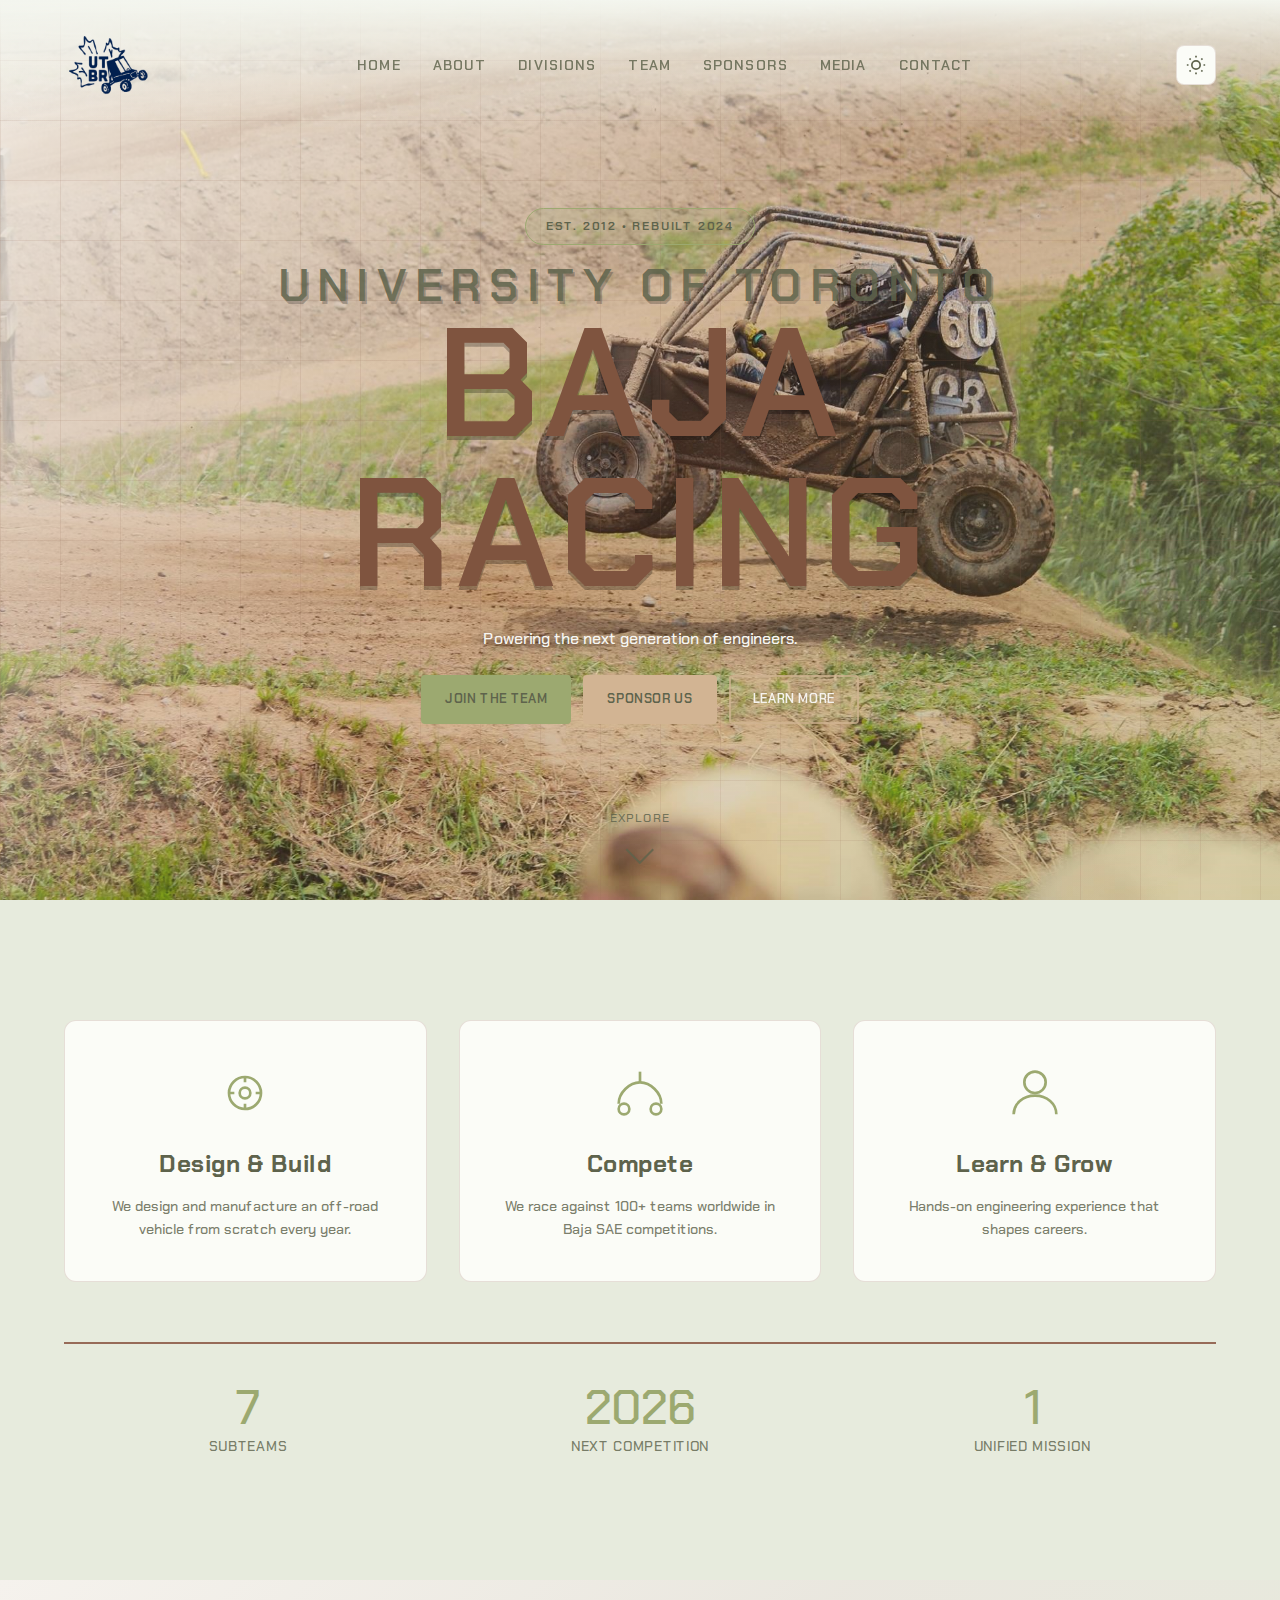
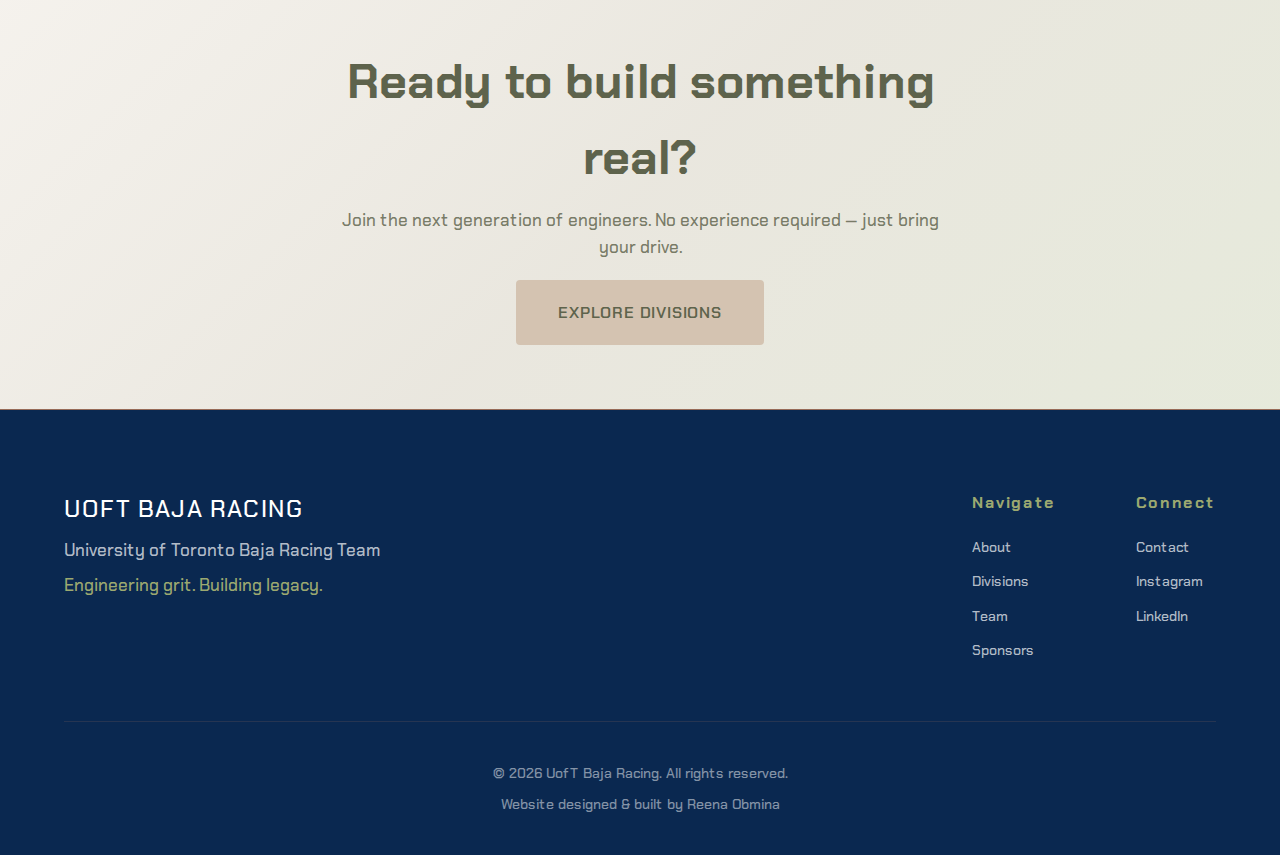
<file: index.html>
<!DOCTYPE html>
<html lang="en" data-theme="light">
<head>
    <meta charset="UTF-8">
    <meta name="viewport" content="width=device-width, initial-scale=1.0">
    <title>UofT Baja Racing</title>
    <link rel="icon" href="images/website_logo.png" type="image/png">
    <link rel="stylesheet" href="styles.css">
    <link rel="preconnect" href="https://fonts.googleapis.com">
    <link rel="preconnect" href="https://fonts.gstatic.com" crossorigin>
    <link href="https://fonts.googleapis.com/css2?family=Chakra+Petch:wght@400;500;600;700&display=swap" rel="stylesheet">
</head>
<body>
    <!-- Navigation -->
    <nav class="nav">
        <div class="nav-container">
            <a href="index.html" class="nav-logo">
                <img src="images/logo.png" alt="UofT Baja Racing" class="logo-img">
            </a>
            <ul class="nav-links">
                <li><a href="index.html" class="active">Home</a></li>
                <li><a href="about.html">About</a></li>
                <li><a href="divisions.html">Divisions</a></li>
                <li><a href="team.html">Team</a></li>
                <li><a href="sponsors.html">Sponsors</a></li>
                <li><a href="media.html">Media</a></li>
                <li><a href="contact.html">Contact</a></li>
            </ul>
            <button class="theme-toggle" id="themeToggle" aria-label="Toggle theme">
                <svg class="sun-icon" viewBox="0 0 24 24" fill="none" stroke="currentColor" stroke-width="2">
                    <circle cx="12" cy="12" r="5"/>
                    <path d="M12 1v2M12 21v2M4.22 4.22l1.42 1.42M18.36 18.36l1.42 1.42M1 12h2M21 12h2M4.22 19.78l1.42-1.42M18.36 5.64l1.42-1.42"/>
                </svg>
                <svg class="moon-icon" viewBox="0 0 24 24" fill="none" stroke="currentColor" stroke-width="2">
                    <path d="M21 12.79A9 9 0 1 1 11.21 3 7 7 0 0 0 21 12.79z"/>
                </svg>
            </button>
            <button class="nav-mobile-toggle" id="mobileToggle" aria-label="Toggle menu">
                <span></span>
                <span></span>
                <span></span>
            </button>
        </div>
    </nav>

    <!-- Hero Section -->
    <section class="hero" style="background-image: url('images/home.jpg');">
        <div class="hero-overlay"></div>
        <div class="hero-bg">
            <div class="hero-grid"></div>
        </div>
        <div class="hero-content">
            <div class="hero-badge">EST. 2012 • REBUILT 2024</div>
            <h1 class="hero-title">
                <span class="hero-title-line">UNIVERSITY OF TORONTO</span>
                <span class="hero-title-line">BAJA RACING</span>
            </h1>
            <p class="hero-subtitle">Powering the next generation of engineers.</p>
            <div class="hero-ctas">
                <a href="divisions.html" class="btn btn-primary">Join the Team</a>
                <a href="sponsors.html" class="btn btn-secondary">Sponsor Us</a>
                <a href="about.html" class="btn btn-ghost">Learn More</a>
            </div>
        </div>
        <div class="hero-scroll-indicator">
            <span>Explore</span>
            <div class="scroll-arrow"></div>
        </div>
        <div class="hero-car-silhouette"></div>
    </section>

    <!-- Quick Overview Section -->
    <section class="overview">
        <div class="container">
            <div class="overview-grid">
                <div class="overview-card">
                    <div class="overview-icon">
                        <svg viewBox="0 0 48 48" fill="none" stroke="currentColor" stroke-width="2">
                            <circle cx="24" cy="24" r="12"/>
                            <circle cx="24" cy="24" r="4"/>
                            <path d="M24 12v4M24 32v4M12 24h4M32 24h4"/>
                        </svg>
                    </div>
                    <h3>Design & Build</h3>
                    <p>We design and manufacture an off-road vehicle from scratch every year.</p>
                </div>
                <div class="overview-card">
                    <div class="overview-icon">
                        <svg viewBox="0 0 48 48" fill="none" stroke="currentColor" stroke-width="2">
                            <path d="M8 32c0-8 8-16 16-16s16 8 16 16"/>
                            <circle cx="12" cy="36" r="4"/>
                            <circle cx="36" cy="36" r="4"/>
                            <path d="M24 8v8"/>
                        </svg>
                    </div>
                    <h3>Compete</h3>
                    <p>We race against 100+ teams worldwide in Baja SAE competitions.</p>
                </div>
                <div class="overview-card">
                    <div class="overview-icon">
                        <svg viewBox="0 0 48 48" fill="none" stroke="currentColor" stroke-width="2">
                            <circle cx="24" cy="16" r="8"/>
                            <path d="M8 40c0-8 7-14 16-14s16 6 16 14"/>
                        </svg>
                    </div>
                    <h3>Learn & Grow</h3>
                    <p>Hands-on engineering experience that shapes careers.</p>
                </div>
            </div>
            <div class="overview-stats">
                <div class="stat">
                    <span class="stat-number">7</span>
                    <span class="stat-label">Subteams</span>
                </div>
                <div class="stat">
                    <span class="stat-number">2026</span>
                    <span class="stat-label">Next Competition</span>
                </div>
                <div class="stat">
                    <span class="stat-number">1</span>
                    <span class="stat-label">Unified Mission</span>
                </div>
            </div>
        </div>
    </section>

    <!-- CTA Section -->
    <section class="home-cta">
        <div class="container">
            <div class="cta-content">
                <h2>Ready to build something real?</h2>
                <p>Join the next generation of engineers. No experience required — just bring your drive.</p>
                <a href="divisions.html" class="btn btn-primary btn-large">Explore Divisions</a>
            </div>
        </div>
    </section>

    <!-- Footer -->
    <footer class="footer">
        <div class="container">
            <div class="footer-content">
                <div class="footer-brand">
                    <span class="footer-logo">UOFT BAJA RACING</span>
                    <p>University of Toronto Baja Racing Team</p>
                    <p class="footer-tagline">Engineering grit. Building legacy.</p>
                </div>
                <div class="footer-links">
                    <div class="footer-col">
                        <h4>Navigate</h4>
                        <a href="about.html">About</a>
                        <a href="divisions.html">Divisions</a>
                        <a href="team.html">Team</a>
                        <a href="sponsors.html">Sponsors</a>
                    </div>
                    <div class="footer-col">
                        <h4>Connect</h4>
                        <a href="contact.html">Contact</a>
                        <a href="#">Instagram</a>
                        <a href="#">LinkedIn</a>
                    </div>
                </div>
            </div>
            <div class="footer-bottom">
                <p>&copy; 2026 UofT Baja Racing. All rights reserved.</p>
                <p class="footer-uoft">Website designed & built by Reena Obmina</p>
            </div>
        </div>
    </footer>

    <script src="script.js"></script>
</body>
</html>
</file>
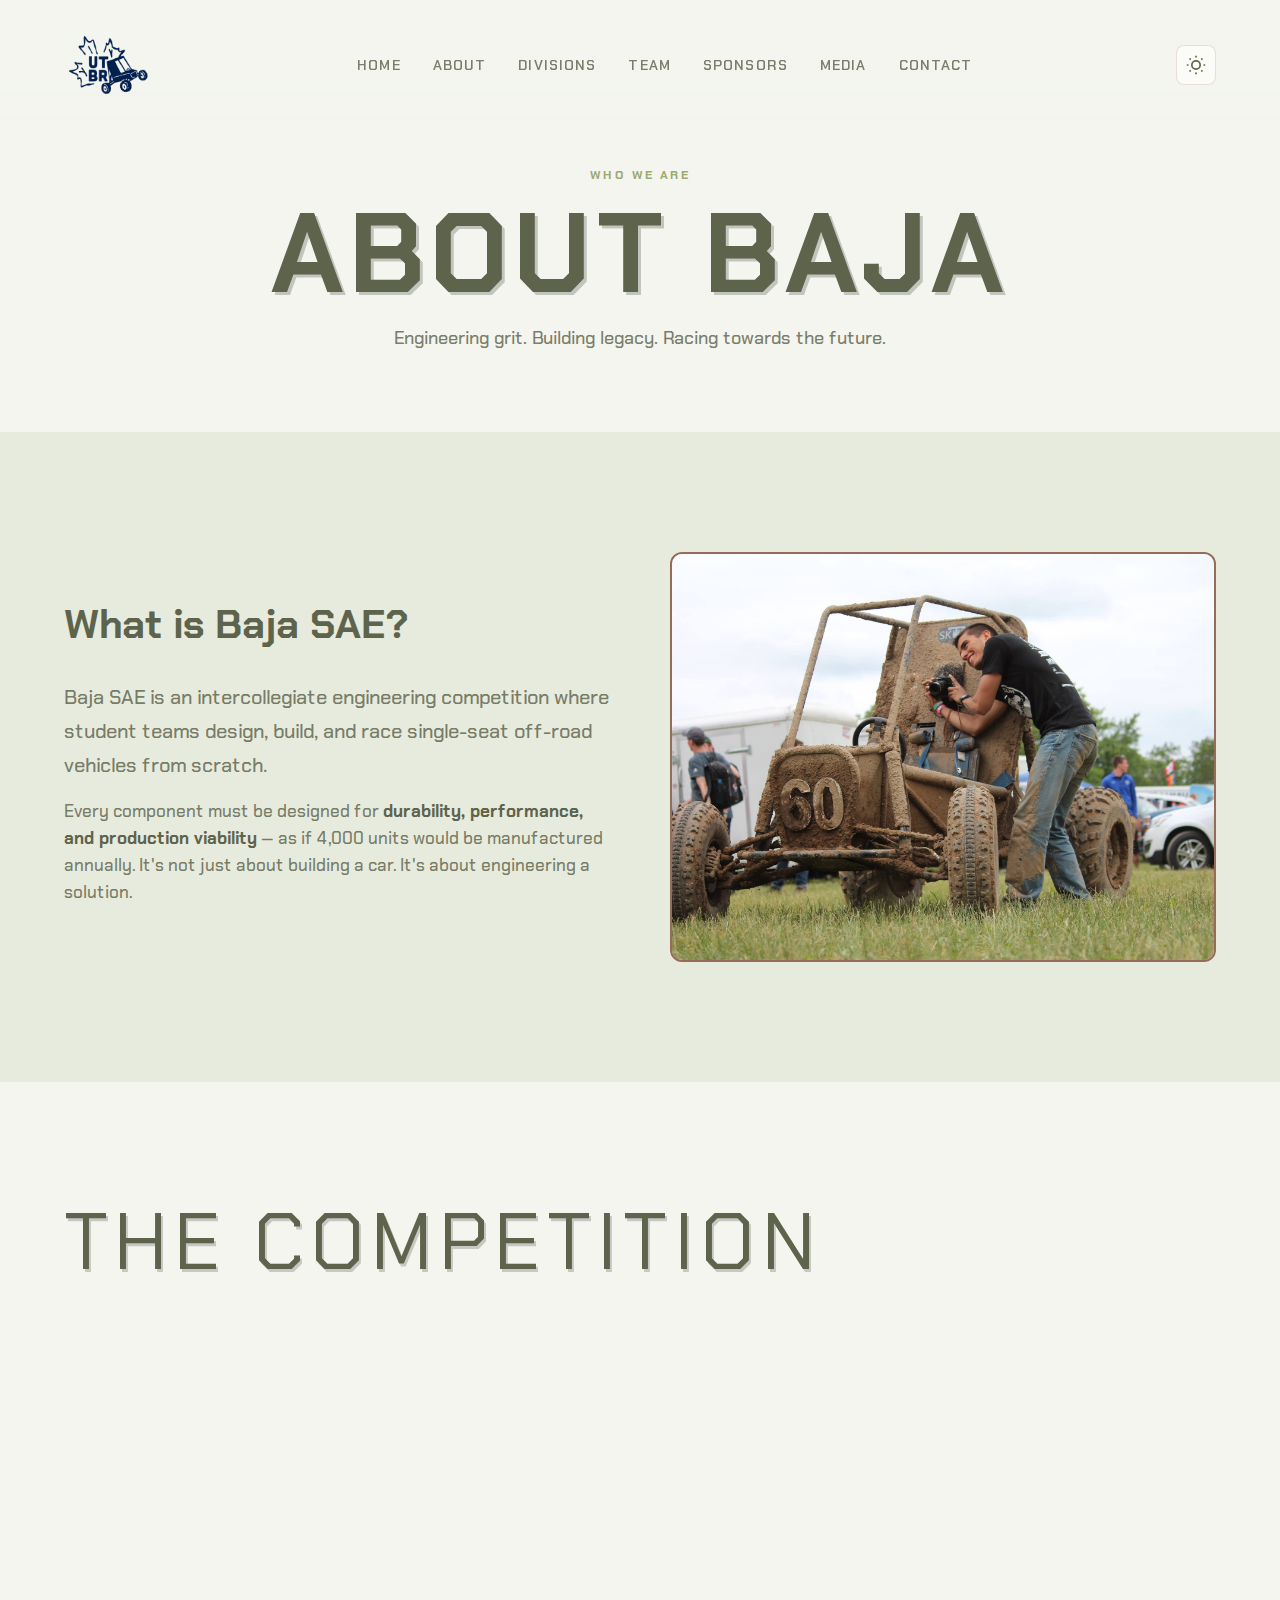
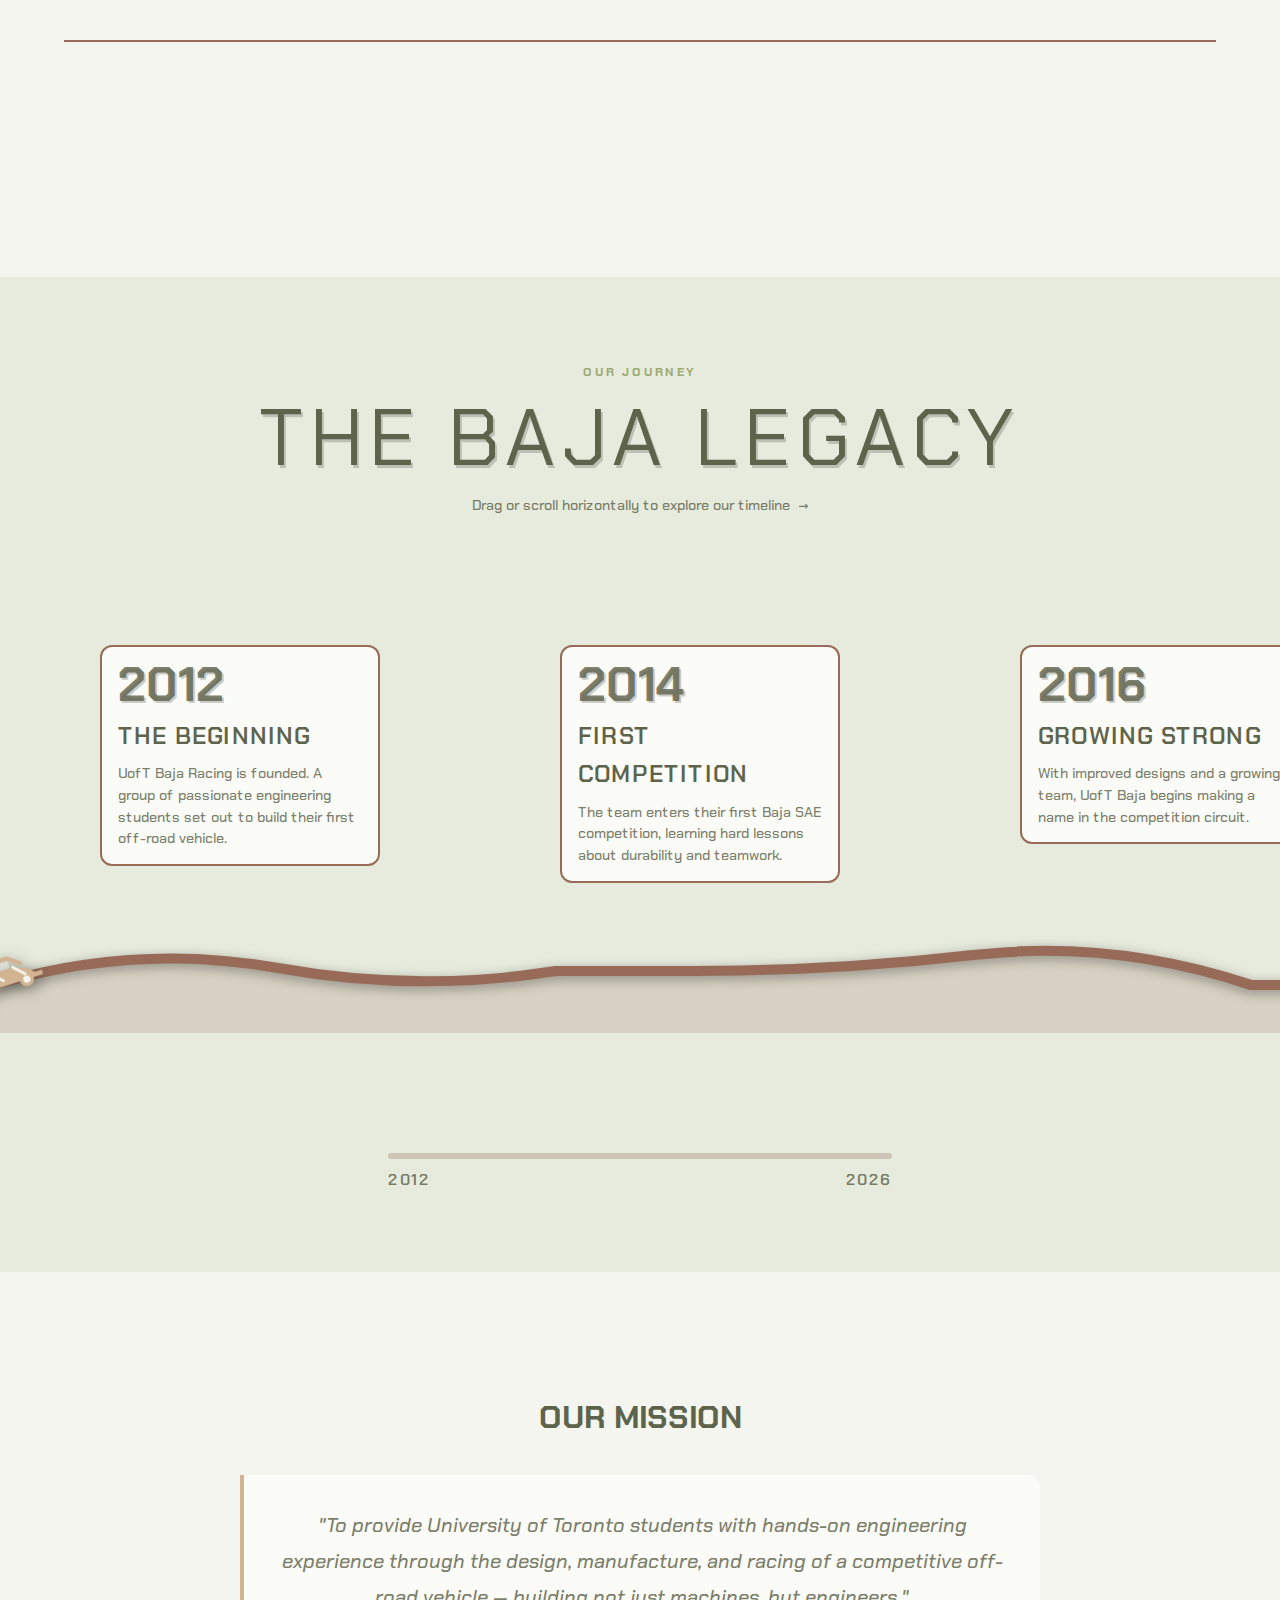
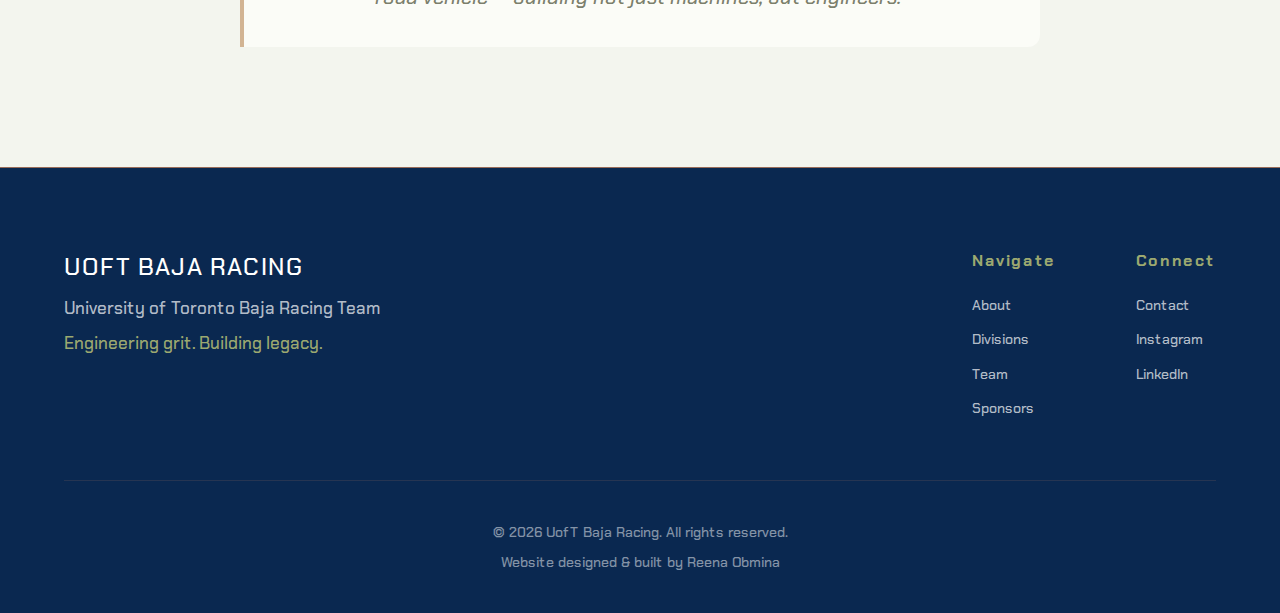
<file: about.html>
<!DOCTYPE html>
<html lang="en" data-theme="light">
<head>
    <meta charset="UTF-8">
    <meta name="viewport" content="width=device-width, initial-scale=1.0">
    <title>UofT Baja Racing</title>
    <link rel="icon" href="images/website_logo.png" type="image/png">
    <link rel="stylesheet" href="styles.css">
    <link rel="preconnect" href="https://fonts.googleapis.com">
    <link rel="preconnect" href="https://fonts.gstatic.com" crossorigin>
    <link href="https://fonts.googleapis.com/css2?family=Chakra+Petch:wght@400;500;600;700&display=swap" rel="stylesheet">
</head>
<body>
    <!-- Navigation -->
    <nav class="nav">
        <div class="nav-container">
            <a href="index.html" class="nav-logo">
                <img src="images/logo.png" alt="UofT Baja Racing" class="logo-img">
            </a>
            <ul class="nav-links">
                <li><a href="index.html">Home</a></li>
                <li><a href="about.html" class="active">About</a></li>
                <li><a href="divisions.html">Divisions</a></li>
                <li><a href="team.html">Team</a></li>
                <li><a href="sponsors.html">Sponsors</a></li>
                <li><a href="media.html">Media</a></li>
                <li><a href="contact.html">Contact</a></li>
            </ul>
            <button class="theme-toggle" id="themeToggle" aria-label="Toggle theme">
                <svg class="sun-icon" viewBox="0 0 24 24" fill="none" stroke="currentColor" stroke-width="2">
                    <circle cx="12" cy="12" r="5"/>
                    <path d="M12 1v2M12 21v2M4.22 4.22l1.42 1.42M18.36 18.36l1.42 1.42M1 12h2M21 12h2M4.22 19.78l1.42-1.42M18.36 5.64l1.42-1.42"/>
                </svg>
                <svg class="moon-icon" viewBox="0 0 24 24" fill="none" stroke="currentColor" stroke-width="2">
                    <path d="M21 12.79A9 9 0 1 1 11.21 3 7 7 0 0 0 21 12.79z"/>
                </svg>
            </button>
            <button class="nav-mobile-toggle" id="mobileToggle" aria-label="Toggle menu">
                <span></span>
                <span></span>
                <span></span>
            </button>
        </div>
    </nav>

    <!-- Page Header -->
    <section class="page-header">
        <div class="container">
            <span class="section-tag">WHO WE ARE</span>
            <h1 class="page-title">ABOUT <span class="accent-forest">BAJA</span></h1>
            <p class="page-subtitle">Engineering grit. Building legacy. Racing towards the future.</p>
        </div>
    </section>

    <!-- What is Baja SAE -->
    <section class="about-baja">
        <div class="container">
            <div class="about-intro-grid">
                <div class="about-text">
                    <h2>What is <span class="accent-forest">Baja SAE?</span></h2>
                    <p class="lead">Baja SAE is an intercollegiate engineering competition where student teams design, build, and race single-seat off-road vehicles from scratch.</p>
                    <p>Every component must be designed for <strong>durability, performance, and production viability</strong> — as if 4,000 units would be manufactured annually. It's not just about building a car. It's about engineering a solution.</p>
                </div>
                <div class="about-image">
                    <img src="images/503811698_3205759289586354_6666282041560755106_n.jpg" alt="UofT Baja car covered in mud after competition">
                </div>
            </div>
        </div>
    </section>

    <!-- Competition Events -->
    <section class="events-section">
        <div class="container">
            <h2 class="section-title">THE <span class="accent-forest">COMPETITION</span></h2>
            <div class="events-grid">
                <div class="event-card">
                    <div class="event-icon">
                        <svg viewBox="0 0 48 48" fill="none" stroke="currentColor" stroke-width="2">
                            <rect x="8" y="8" width="32" height="32" rx="2"/>
                            <path d="M16 20h16M16 28h10"/>
                            <circle cx="36" cy="28" r="4"/>
                        </svg>
                    </div>
                    <h3>Static Events</h3>
                    <p>Design presentations, cost reports, and sales pitches judged by industry engineers.</p>
                    <ul class="event-list">
                        <li>Design Evaluation</li>
                        <li>Cost Report</li>
                        <li>Sales Presentation</li>
                    </ul>
                </div>
                <div class="event-card">
                    <div class="event-icon">
                        <svg viewBox="0 0 48 48" fill="none" stroke="currentColor" stroke-width="2">
                            <path d="M8 32c0-8 8-16 16-16s16 8 16 16"/>
                            <circle cx="12" cy="36" r="4"/>
                            <circle cx="36" cy="36" r="4"/>
                            <path d="M24 8v8M16 12l4 4M32 12l-4 4"/>
                        </svg>
                    </div>
                    <h3>Dynamic Events</h3>
                    <p>Put the car to the test. Speed, handling, endurance — all on brutal terrain.</p>
                    <ul class="event-list">
                        <li>Acceleration</li>
                        <li>Maneuverability</li>
                        <li>4-Hour Endurance</li>
                    </ul>
                </div>
            </div>
            <div class="competition-stats">
                <div class="stat">
                    <span class="stat-number">100+</span>
                    <span class="stat-label">Teams Worldwide</span>
                </div>
                <div class="stat">
                    <span class="stat-number">4hr</span>
                    <span class="stat-label">Endurance Race</span>
                </div>
                <div class="stat">
                    <span class="stat-number">10hp</span>
                    <span class="stat-label">Engine Limit</span>
                </div>
                <div class="stat">
                    <span class="stat-number">1</span>
                    <span class="stat-label">Year to Build</span>
                </div>
            </div>
        </div>
    </section>

    <!-- History Section - Horizontal Scroll -->
    <section class="history-horizontal" id="history">
        <div class="history-header">
            <div class="container">
                <span class="section-tag">OUR JOURNEY</span>
                <h2 class="section-title">THE <span class="accent-forest">BAJA LEGACY</span></h2>
                <p class="history-instruction">Drag or scroll horizontally to explore our timeline</p>
            </div>
        </div>
        <div class="history-track-container" id="historyTrack">
            <div class="history-track">
                <!-- Rough terrain track -->
                <div class="track-terrain">
                    <svg class="terrain-svg" viewBox="0 0 2400 140" preserveAspectRatio="none">
                        <path class="terrain-fill" d="M0 90 Q120 50 240 75 T480 78 L600 78 Q720 78 840 62 T1080 92 L1200 92 Q1320 92 1440 70 T1680 100 L1800 100 Q1920 100 2040 64 T2280 96 Q2340 102 2400 90 V140 H0 Z" fill="currentColor" opacity="0.2"/>
                        <path class="terrain-path" d="M0 90 Q120 50 240 75 T480 78 L600 78 Q720 78 840 62 T1080 92 L1200 92 Q1320 92 1440 70 T1680 100 L1800 100 Q1920 100 2040 64 T2280 96 Q2340 102 2400 90" fill="none" stroke="currentColor" stroke-width="8"/>
                        <path class="terrain-progress" d="M0 90 Q120 50 240 75 T480 78 L600 78 Q720 78 840 62 T1080 92 L1200 92 Q1320 92 1440 70 T1680 100 L1800 100 Q1920 100 2040 64 T2280 96 Q2340 102 2400 90" fill="none" stroke="currentColor" stroke-width="8"/>
                    </svg>
                </div>

                <!-- Moving Baja car -->
                <div class="track-car" id="trackCar">
                    <svg viewBox="0 0 140 70" fill="currentColor">
                        <path d="M20 44 L28 36 L52 30 L88 30 L108 36 L118 46 L128 46 L128 52 L20 52 Z" fill="currentColor"/>
                        <path d="M44 28 L54 16 L86 16 L102 28" fill="none" stroke="currentColor" stroke-width="6" stroke-linecap="round" stroke-linejoin="round"/>
                        <rect x="68" y="20" width="18" height="10" rx="2" fill="var(--bg-primary)" opacity="0.5"/>
                        <circle cx="38" cy="52" r="10" fill="currentColor"/>
                        <circle cx="104" cy="52" r="10" fill="currentColor"/>
                        <circle cx="38" cy="52" r="5" fill="var(--bg-primary)"/>
                        <circle cx="104" cy="52" r="5" fill="var(--bg-primary)"/>
                        <path d="M58 30 L72 44" stroke="var(--bg-primary)" stroke-width="4" stroke-linecap="round"/>
                        <path d="M90 30 L104 44" stroke="var(--bg-primary)" stroke-width="4" stroke-linecap="round"/>
                        <!-- Dust particles -->
                        <circle cx="10" cy="52" r="4" fill="currentColor" opacity="0.4" class="dust dust-1"/>
                        <circle cx="14" cy="58" r="3" fill="currentColor" opacity="0.3" class="dust dust-2"/>
                        <circle cx="6" cy="48" r="3" fill="currentColor" opacity="0.3" class="dust dust-3"/>
                    </svg>
                </div>

                <!-- Milestones -->
                <div class="history-milestones">
                    <div class="milestone" data-year="2012">
                        <div class="milestone-marker">
                            <div class="marker-rock"></div>
                        </div>
                        <div class="milestone-content">
                            <span class="milestone-year">2012</span>
                            <h3>THE BEGINNING</h3>
                            <p>UofT Baja Racing is founded. A group of passionate engineering students set out to build their first off-road vehicle.</p>
                        </div>
                    </div>

                    <div class="milestone" data-year="2014">
                        <div class="milestone-marker">
                            <div class="marker-rock"></div>
                        </div>
                        <div class="milestone-content">
                            <span class="milestone-year">2014</span>
                            <h3>FIRST COMPETITION</h3>
                            <p>The team enters their first Baja SAE competition, learning hard lessons about durability and teamwork.</p>
                        </div>
                    </div>

                    <div class="milestone" data-year="2016">
                        <div class="milestone-marker">
                            <div class="marker-rock"></div>
                        </div>
                        <div class="milestone-content">
                            <span class="milestone-year">2016</span>
                            <h3>GROWING STRONG</h3>
                            <p>With improved designs and a growing team, UofT Baja begins making a name in the competition circuit.</p>
                        </div>
                    </div>

                    <div class="milestone" data-year="2019">
                        <div class="milestone-marker">
                            <div class="marker-rock"></div>
                        </div>
                        <div class="milestone-content">
                            <span class="milestone-year">2019</span>
                            <h3>THE PAUSE</h3>
                            <p>Operations wind down due to various challenges. The team goes dormant, but the spirit never dies.</p>
                        </div>
                    </div>

                    <div class="milestone" data-year="2024">
                        <div class="milestone-marker">
                            <div class="marker-rock"></div>
                        </div>
                        <div class="milestone-content">
                            <span class="milestone-year">2024</span>
                            <h3>THE REVIVAL</h3>
                            <p>A new generation of students resurrects UofT Baja. Fresh energy, new vision, same grit.</p>
                        </div>
                    </div>

                    <div class="milestone milestone-future" data-year="2026">
                        <div class="milestone-marker">
                            <div class="marker-flag"></div>
                        </div>
                        <div class="milestone-content">
                            <span class="milestone-year">2026</span>
                            <h3>SPRING COMPETITION</h3>
                            <p>The road ahead. Our new car hits the track. This is where we prove ourselves.</p>
                        </div>
                    </div>
                </div>
            </div>
        </div>
        <div class="history-progress">
            <div class="container">
                <div class="progress-bar">
                    <div class="progress-fill" id="historyProgress"></div>
                </div>
                <div class="progress-years">
                    <span>2012</span>
                    <span>2026</span>
                </div>
            </div>
        </div>
    </section>

    <!-- Mission Section -->
    <section class="mission-section">
        <div class="container">
            <div class="mission-content">
                <h2>OUR <span class="accent-forest">MISSION</span></h2>
                <blockquote>
                    "To provide University of Toronto students with hands-on engineering experience through the design, manufacture, and racing of a competitive off-road vehicle — building not just machines, but engineers."
                </blockquote>
            </div>
        </div>
    </section>

    <!-- Footer -->
    <footer class="footer">
        <div class="container">
            <div class="footer-content">
                <div class="footer-brand">
                    <span class="footer-logo">UOFT BAJA RACING</span>
                    <p>University of Toronto Baja Racing Team</p>
                    <p class="footer-tagline">Engineering grit. Building legacy.</p>
                </div>
                <div class="footer-links">
                    <div class="footer-col">
                        <h4>Navigate</h4>
                        <a href="about.html">About</a>
                        <a href="divisions.html">Divisions</a>
                        <a href="team.html">Team</a>
                        <a href="sponsors.html">Sponsors</a>
                    </div>
                    <div class="footer-col">
                        <h4>Connect</h4>
                        <a href="contact.html">Contact</a>
                        <a href="#">Instagram</a>
                        <a href="#">LinkedIn</a>
                    </div>
                </div>
            </div>
            <div class="footer-bottom">
                <p>&copy; 2026 UofT Baja Racing. All rights reserved.</p>
                <p class="footer-uoft">Website designed & built by Reena Obmina</p>
            </div>
        </div>
    </footer>

    <script src="script.js"></script>
</body>
</html>
</file>
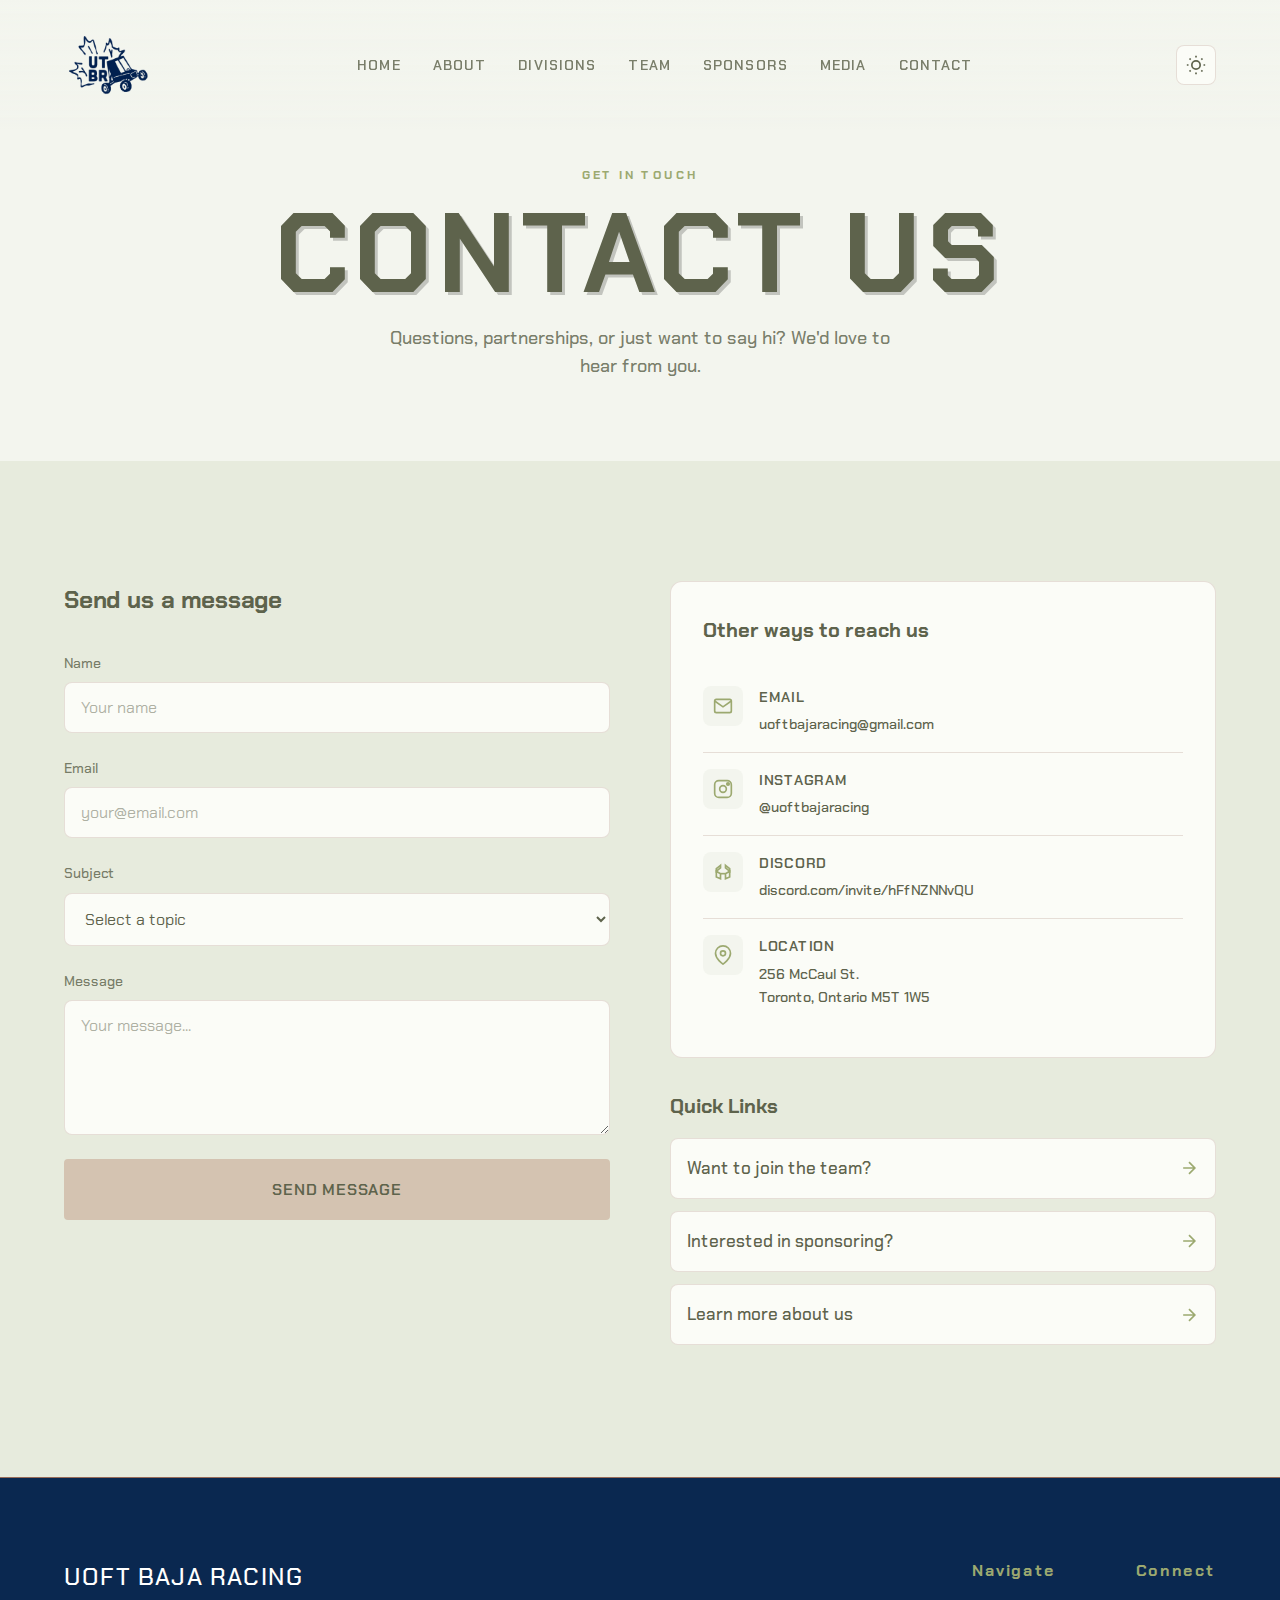
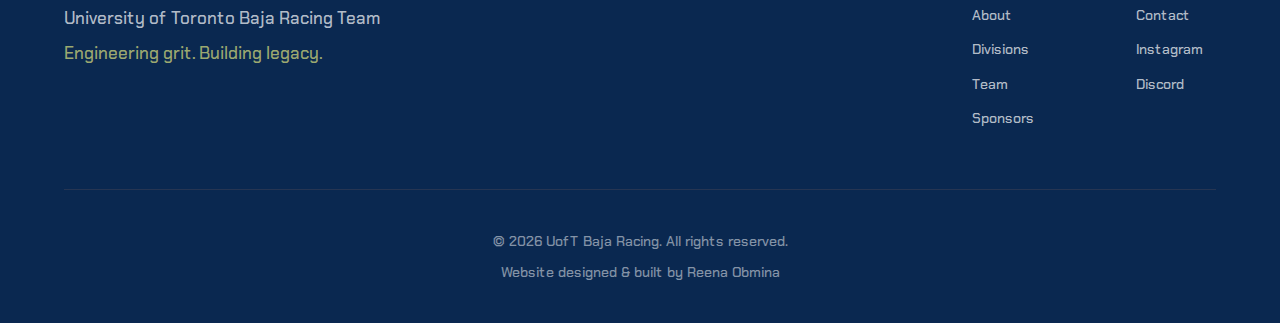
<file: contact.html>
<!DOCTYPE html>
<html lang="en" data-theme="light">
<head>
    <meta charset="UTF-8">
    <meta name="viewport" content="width=device-width, initial-scale=1.0">
    <title>UofT Baja Racing</title>
    <link rel="icon" href="images/website_logo.png" type="image/png">
    <link rel="stylesheet" href="styles.css">
    <link rel="preconnect" href="https://fonts.googleapis.com">
    <link rel="preconnect" href="https://fonts.gstatic.com" crossorigin>
    <link href="https://fonts.googleapis.com/css2?family=Chakra+Petch:wght@400;500;600;700&display=swap" rel="stylesheet">
</head>
<body>
    <!-- Navigation -->
    <nav class="nav">
        <div class="nav-container">
            <a href="index.html" class="nav-logo">
                <img src="images/logo.png" alt="UofT Baja Racing" class="logo-img">
            </a>
            <ul class="nav-links">
                <li><a href="index.html">Home</a></li>
                <li><a href="about.html">About</a></li>
                <li><a href="divisions.html">Divisions</a></li>
                <li><a href="team.html">Team</a></li>
                <li><a href="sponsors.html">Sponsors</a></li>
                <li><a href="media.html">Media</a></li>
                <li><a href="contact.html" class="active">Contact</a></li>
            </ul>
            <button class="theme-toggle" id="themeToggle" aria-label="Toggle theme">
                <svg class="sun-icon" viewBox="0 0 24 24" fill="none" stroke="currentColor" stroke-width="2">
                    <circle cx="12" cy="12" r="5"/>
                    <path d="M12 1v2M12 21v2M4.22 4.22l1.42 1.42M18.36 18.36l1.42 1.42M1 12h2M21 12h2M4.22 19.78l1.42-1.42M18.36 5.64l1.42-1.42"/>
                </svg>
                <svg class="moon-icon" viewBox="0 0 24 24" fill="none" stroke="currentColor" stroke-width="2">
                    <path d="M21 12.79A9 9 0 1 1 11.21 3 7 7 0 0 0 21 12.79z"/>
                </svg>
            </button>
            <button class="nav-mobile-toggle" id="mobileToggle" aria-label="Toggle menu">
                <span></span>
                <span></span>
                <span></span>
            </button>
        </div>
    </nav>

    <!-- Page Header -->
    <section class="page-header">
        <div class="container">
            <span class="section-tag">GET IN TOUCH</span>
            <h1 class="page-title">CONTACT <span class="accent-forest">US</span></h1>
            <p class="page-subtitle">Questions, partnerships, or just want to say hi? We'd love to hear from you.</p>
        </div>
    </section>

    <!-- Contact Content -->
    <section class="contact-section">
        <div class="container">
            <div class="contact-grid">
                <!-- Contact Form -->
                <div class="contact-form-wrapper">
                    <h2>Send us a message</h2>
                    <form class="contact-form" action="#" method="POST">
                        <div class="form-group">
                            <label for="name">Name</label>
                            <input type="text" id="name" name="name" required placeholder="Your name">
                        </div>

                        <div class="form-group">
                            <label for="email">Email</label>
                            <input type="email" id="email" name="email" required placeholder="your@email.com">
                        </div>

                        <div class="form-group">
                            <label for="subject">Subject</label>
                            <select id="subject" name="subject" required>
                                <option value="" disabled selected>Select a topic</option>
                                <option value="general">General Inquiry</option>
                                <option value="sponsorship">Sponsorship</option>
                                <option value="recruitment">Joining the Team</option>
                                <option value="media">Media / Press</option>
                                <option value="other">Other</option>
                            </select>
                        </div>

                        <div class="form-group">
                            <label for="message">Message</label>
                            <textarea id="message" name="message" rows="5" required placeholder="Your message..."></textarea>
                        </div>

                        <button type="submit" class="btn btn-primary btn-large">Send Message</button>
                    </form>
                </div>

                <!-- Contact Info -->
                <div class="contact-info-wrapper">
                    <div class="contact-info-card">
                        <h3>Other ways to reach us</h3>

                        <div class="contact-method">
                            <div class="contact-icon">
                                <svg viewBox="0 0 24 24" fill="none" stroke="currentColor" stroke-width="2">
                                    <rect x="2" y="4" width="20" height="16" rx="2"/>
                                    <path d="M22 6l-10 7L2 6"/>
                                </svg>
                            </div>
                            <div class="contact-details">
                                <span class="contact-label">Email</span>
                                <a href="mailto:uoftbajaracing@gmail.com">uoftbajaracing@gmail.com</a>
                            </div>
                        </div>

                        <div class="contact-method">
                            <div class="contact-icon">
                                <svg viewBox="0 0 24 24" fill="none" stroke="currentColor" stroke-width="2">
                                    <rect x="2" y="2" width="20" height="20" rx="5"/>
                                    <circle cx="12" cy="12" r="4"/>
                                    <circle cx="18" cy="6" r="1.5" fill="currentColor"/>
                                </svg>
                            </div>
                            <div class="contact-details">
                                <span class="contact-label">Instagram</span>
                                <a href="https://www.instagram.com/uoftbajaracing/" target="_blank" rel="noopener">@uoftbajaracing</a>
                            </div>
                        </div>

                        <div class="contact-method">
                            <div class="contact-icon">
                                <svg viewBox="0 0 24 24" fill="none" stroke="currentColor" stroke-width="2">
                                    <path d="M9 4l-5 4v3l5-4V4z"/>
                                    <path d="M15 4l5 4v3l-5-4V4z"/>
                                    <path d="M9 20v-6l-5-3v7l5 2z"/>
                                    <path d="M15 20v-6l5-3v7l-5 2z"/>
                                    <path d="M9 14l6 0"/>
                                </svg>
                            </div>
                            <div class="contact-details">
                                <span class="contact-label">Discord</span>
                                <a href="https://discord.com/invite/hFfNZNNvQU" target="_blank" rel="noopener">discord.com/invite/hFfNZNNvQU</a>
                            </div>
                        </div>

                        <div class="contact-method">
                            <div class="contact-icon">
                                <svg viewBox="0 0 24 24" fill="none" stroke="currentColor" stroke-width="2">
                                    <path d="M21 10c0 7-9 13-9 13s-9-6-9-13a9 9 0 0 1 18 0z"/>
                                    <circle cx="12" cy="10" r="3"/>
                                </svg>
                            </div>
                            <div class="contact-details">
                                <span class="contact-label">Location</span>
                                <span>256 McCaul St.<br>Toronto, Ontario M5T 1W5</span>
                            </div>
                        </div>
                    </div>

                    <!-- Quick Links -->
                    <div class="contact-quick-links">
                        <h3>Quick Links</h3>
                        <a href="divisions.html" class="quick-link">
                            <span>Want to join the team?</span>
                            <svg viewBox="0 0 24 24" fill="none" stroke="currentColor" stroke-width="2">
                                <path d="M5 12h14M12 5l7 7-7 7"/>
                            </svg>
                        </a>
                        <a href="sponsors.html" class="quick-link">
                            <span>Interested in sponsoring?</span>
                            <svg viewBox="0 0 24 24" fill="none" stroke="currentColor" stroke-width="2">
                                <path d="M5 12h14M12 5l7 7-7 7"/>
                            </svg>
                        </a>
                        <a href="about.html" class="quick-link">
                            <span>Learn more about us</span>
                            <svg viewBox="0 0 24 24" fill="none" stroke="currentColor" stroke-width="2">
                                <path d="M5 12h14M12 5l7 7-7 7"/>
                            </svg>
                        </a>
                    </div>
                </div>
            </div>
        </div>
    </section>

    <!-- Footer -->
    <footer class="footer">
        <div class="container">
            <div class="footer-content">
                <div class="footer-brand">
                    <span class="footer-logo">UOFT BAJA RACING</span>
                    <p>University of Toronto Baja Racing Team</p>
                    <p class="footer-tagline">Engineering grit. Building legacy.</p>
                </div>
                <div class="footer-links">
                    <div class="footer-col">
                        <h4>Navigate</h4>
                        <a href="about.html">About</a>
                        <a href="divisions.html">Divisions</a>
                        <a href="team.html">Team</a>
                        <a href="sponsors.html">Sponsors</a>
                    </div>
                    <div class="footer-col">
                        <h4>Connect</h4>
                        <a href="contact.html">Contact</a>
                        <a href="https://www.instagram.com/uoftbajaracing/" target="_blank" rel="noopener">Instagram</a>
                        <a href="https://discord.com/invite/hFfNZNNvQU" target="_blank" rel="noopener">Discord</a>
                    </div>
                </div>
            </div>
            <div class="footer-bottom">
                <p>&copy; 2026 UofT Baja Racing. All rights reserved.</p>
                <p class="footer-uoft">Website designed & built by Reena Obmina</p>
            </div>
        </div>
    </footer>

    <script src="script.js"></script>
</body>
</html>
</file>
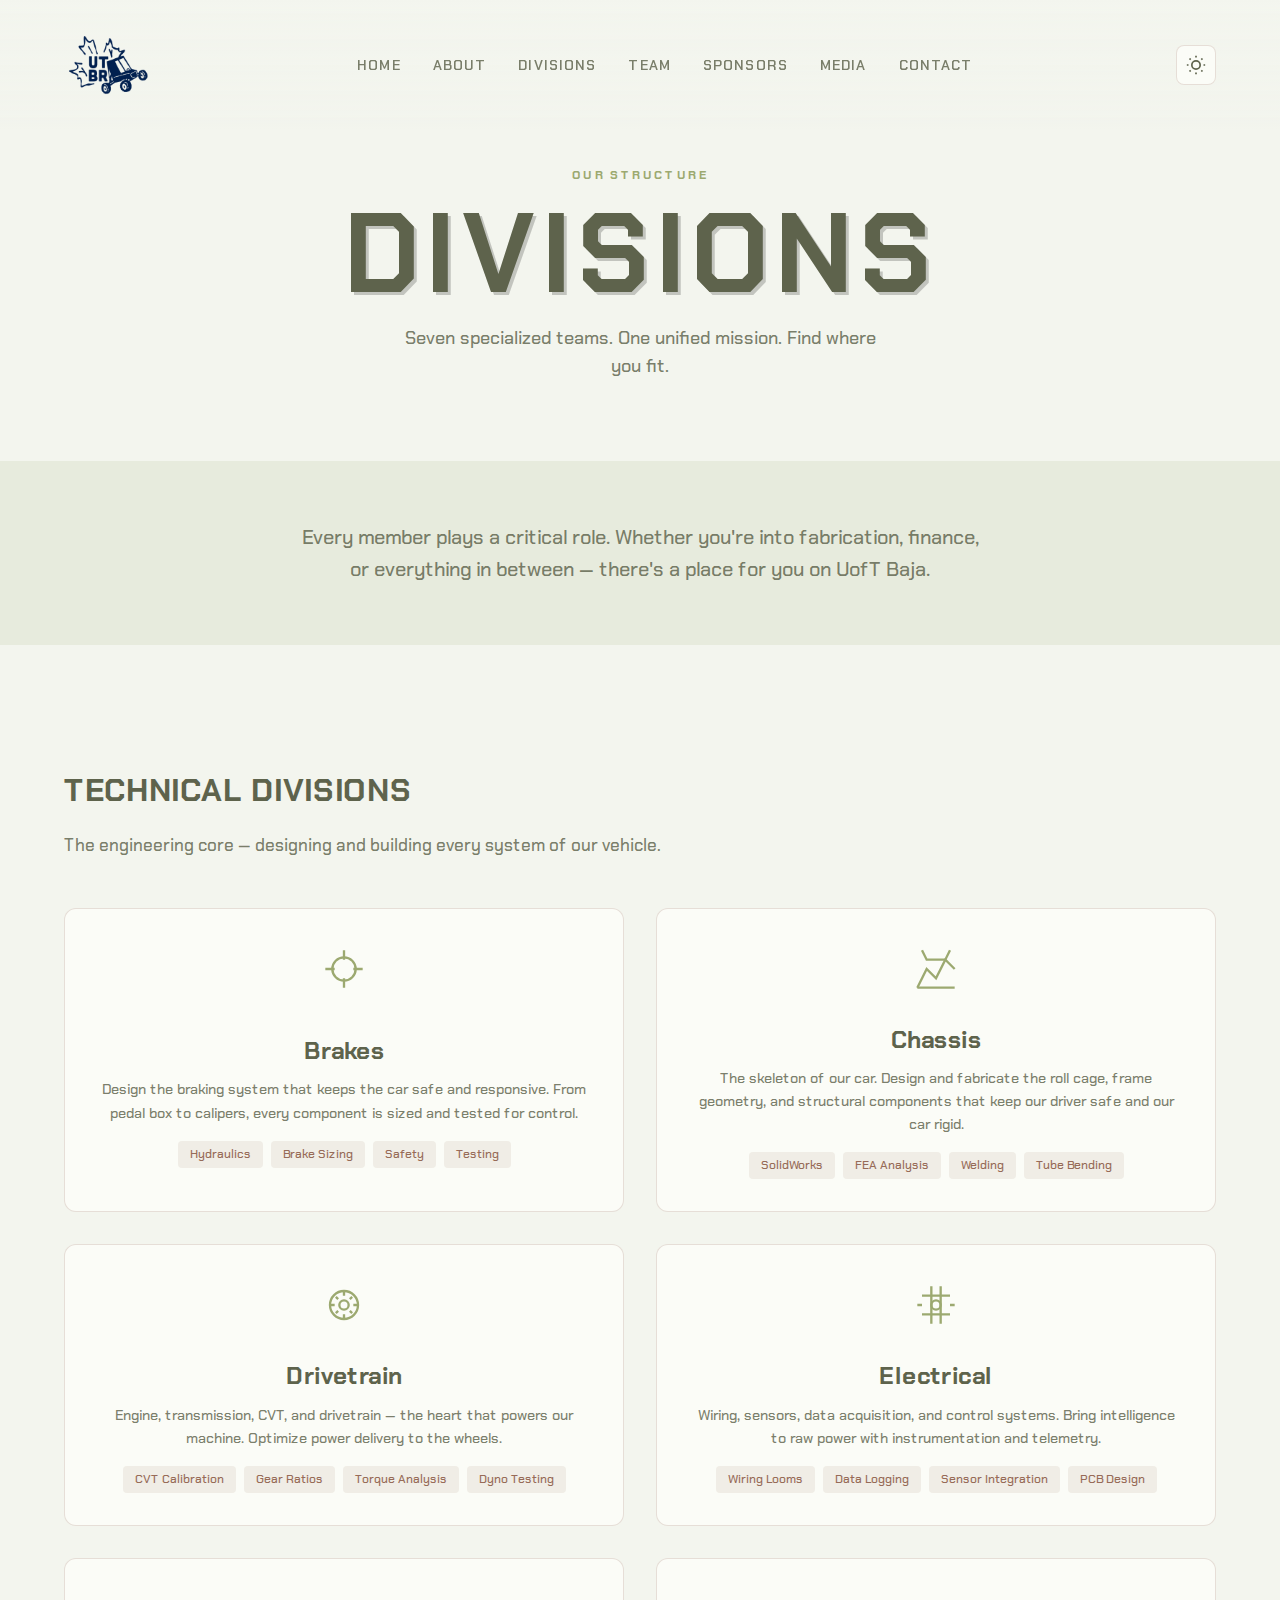
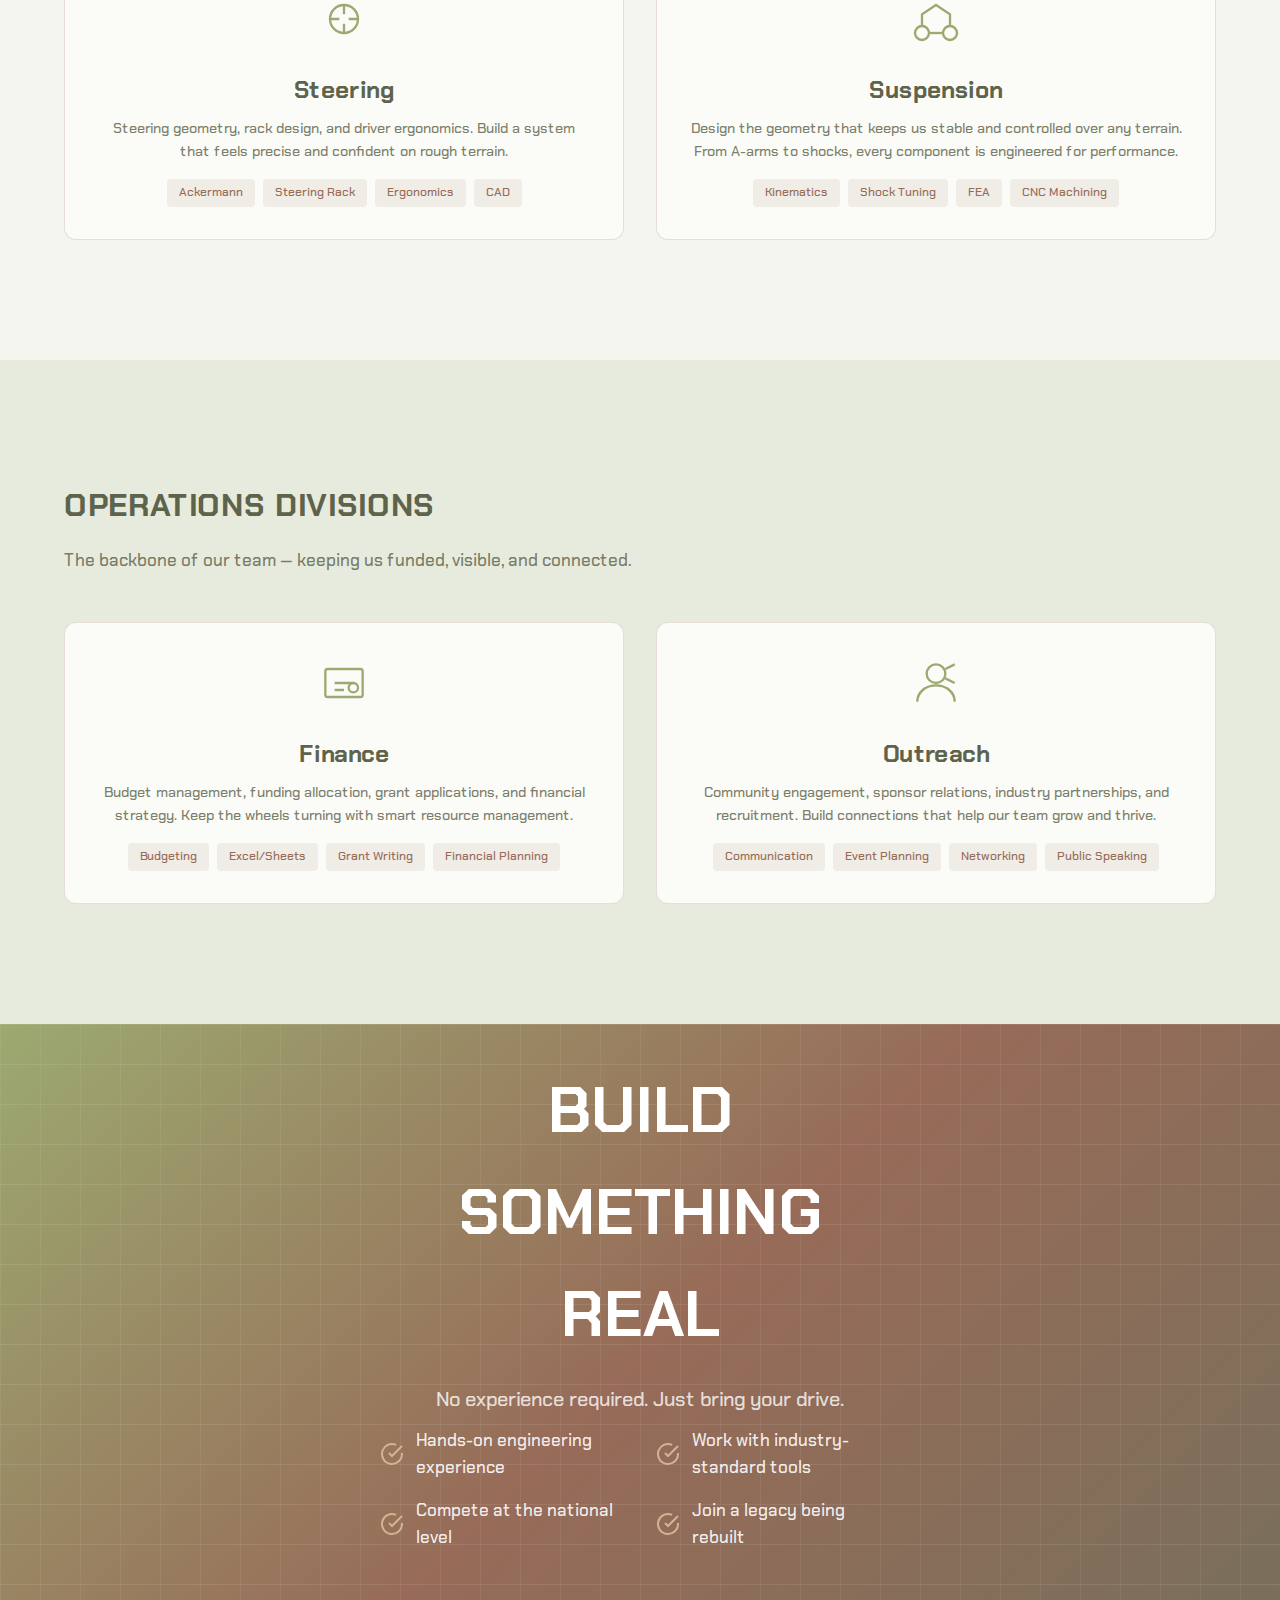
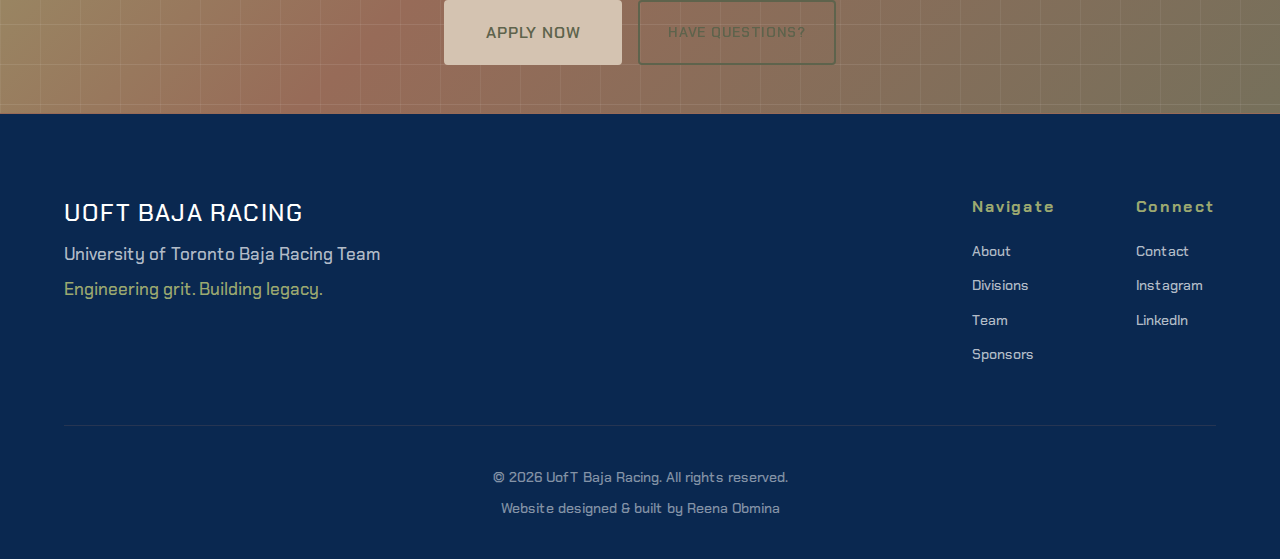
<file: divisions.html>
<!DOCTYPE html>
<html lang="en" data-theme="light">
<head>
    <meta charset="UTF-8">
    <meta name="viewport" content="width=device-width, initial-scale=1.0">
    <title>UofT Baja Racing</title>
    <link rel="icon" href="images/website_logo.png" type="image/png">
    <link rel="stylesheet" href="styles.css">
    <link rel="preconnect" href="https://fonts.googleapis.com">
    <link rel="preconnect" href="https://fonts.gstatic.com" crossorigin>
    <link href="https://fonts.googleapis.com/css2?family=Chakra+Petch:wght@400;500;600;700&display=swap" rel="stylesheet">
</head>
<body>
    <!-- Navigation -->
    <nav class="nav">
        <div class="nav-container">
            <a href="index.html" class="nav-logo">
                <img src="images/logo.png" alt="UofT Baja Racing" class="logo-img">
            </a>
            <ul class="nav-links">
                <li><a href="index.html">Home</a></li>
                <li><a href="about.html">About</a></li>
                <li><a href="divisions.html" class="active">Divisions</a></li>
                <li><a href="team.html">Team</a></li>
                <li><a href="sponsors.html">Sponsors</a></li>
                <li><a href="media.html">Media</a></li>
                <li><a href="contact.html">Contact</a></li>
            </ul>
            <button class="theme-toggle" id="themeToggle" aria-label="Toggle theme">
                <svg class="sun-icon" viewBox="0 0 24 24" fill="none" stroke="currentColor" stroke-width="2">
                    <circle cx="12" cy="12" r="5"/>
                    <path d="M12 1v2M12 21v2M4.22 4.22l1.42 1.42M18.36 18.36l1.42 1.42M1 12h2M21 12h2M4.22 19.78l1.42-1.42M18.36 5.64l1.42-1.42"/>
                </svg>
                <svg class="moon-icon" viewBox="0 0 24 24" fill="none" stroke="currentColor" stroke-width="2">
                    <path d="M21 12.79A9 9 0 1 1 11.21 3 7 7 0 0 0 21 12.79z"/>
                </svg>
            </button>
            <button class="nav-mobile-toggle" id="mobileToggle" aria-label="Toggle menu">
                <span></span>
                <span></span>
                <span></span>
            </button>
        </div>
    </nav>

    <!-- Page Header -->
    <section class="page-header">
        <div class="container">
            <span class="section-tag">OUR STRUCTURE</span>
            <h1 class="page-title">DIVISIONS</h1>
            <p class="page-subtitle">Seven specialized teams. One unified mission. Find where you fit.</p>
        </div>
    </section>

    <!-- Divisions Intro -->
    <section class="divisions-intro">
        <div class="container">
            <p class="lead-text">Every member plays a critical role. Whether you're into fabrication, finance, or everything in between — there's a place for you on UofT Baja.</p>
        </div>
    </section>

    <!-- Technical Divisions -->
    <section class="divisions-section">
        <div class="container">
            <h2 class="division-category">TECHNICAL <span class="accent-forest">DIVISIONS</span></h2>
            <p class="category-description">The engineering core — designing and building every system of our vehicle.</p>

            <div class="divisions-grid">
                <div class="division-card">
                    <div class="division-icon">
                        <svg viewBox="0 0 48 48" fill="none" stroke="currentColor" stroke-width="2">
                            <circle cx="24" cy="24" r="10"/>
                            <path d="M24 8v8M24 32v8M8 24h8M32 24h8"/>
                        </svg>
                    </div>
                    <div class="division-content">
                        <h3>Brakes</h3>
                        <p>Design the braking system that keeps the car safe and responsive. From pedal box to calipers, every component is sized and tested for control.</p>
                        <div class="division-skills">
                            <span>Hydraulics</span>
                            <span>Brake Sizing</span>
                            <span>Safety</span>
                            <span>Testing</span>
                        </div>
                    </div>
                </div>

                <div class="division-card">
                    <div class="division-icon">
                        <svg viewBox="0 0 48 48" fill="none" stroke="currentColor" stroke-width="2">
                            <path d="M8 40L16 24 24 32 32 16 40 24"/>
                            <path d="M8 40h32"/>
                            <path d="M12 8l4 8h16l4-8"/>
                        </svg>
                    </div>
                    <div class="division-content">
                        <h3>Chassis</h3>
                        <p>The skeleton of our car. Design and fabricate the roll cage, frame geometry, and structural components that keep our driver safe and our car rigid.</p>
                        <div class="division-skills">
                            <span>SolidWorks</span>
                            <span>FEA Analysis</span>
                            <span>Welding</span>
                            <span>Tube Bending</span>
                        </div>
                    </div>
                </div>

                <div class="division-card">
                    <div class="division-icon">
                        <svg viewBox="0 0 48 48" fill="none" stroke="currentColor" stroke-width="2">
                            <circle cx="24" cy="24" r="12"/>
                            <circle cx="24" cy="24" r="4"/>
                            <path d="M24 12v4M24 32v4M12 24h4M32 24h4"/>
                            <path d="M17 17l2 2M29 29l2 2M17 31l2-2M29 19l2-2"/>
                        </svg>
                    </div>
                    <div class="division-content">
                        <h3>Drivetrain</h3>
                        <p>Engine, transmission, CVT, and drivetrain — the heart that powers our machine. Optimize power delivery to the wheels.</p>
                        <div class="division-skills">
                            <span>CVT Calibration</span>
                            <span>Gear Ratios</span>
                            <span>Torque Analysis</span>
                            <span>Dyno Testing</span>
                        </div>
                    </div>
                </div>

                <div class="division-card">
                    <div class="division-icon">
                        <svg viewBox="0 0 48 48" fill="none" stroke="currentColor" stroke-width="2">
                            <path d="M20 8v32M28 8v32"/>
                            <path d="M12 16h24M12 32h24"/>
                            <circle cx="24" cy="24" r="4"/>
                            <path d="M8 24h4M36 24h4"/>
                        </svg>
                    </div>
                    <div class="division-content">
                        <h3>Electrical</h3>
                        <p>Wiring, sensors, data acquisition, and control systems. Bring intelligence to raw power with instrumentation and telemetry.</p>
                        <div class="division-skills">
                            <span>Wiring Looms</span>
                            <span>Data Logging</span>
                            <span>Sensor Integration</span>
                            <span>PCB Design</span>
                        </div>
                    </div>
                </div>

                <div class="division-card">
                    <div class="division-icon">
                        <svg viewBox="0 0 48 48" fill="none" stroke="currentColor" stroke-width="2">
                            <circle cx="24" cy="24" r="12"/>
                            <path d="M24 12v8M24 28v8M12 24h8M28 24h8"/>
                        </svg>
                    </div>
                    <div class="division-content">
                        <h3>Steering</h3>
                        <p>Steering geometry, rack design, and driver ergonomics. Build a system that feels precise and confident on rough terrain.</p>
                        <div class="division-skills">
                            <span>Ackermann</span>
                            <span>Steering Rack</span>
                            <span>Ergonomics</span>
                            <span>CAD</span>
                        </div>
                    </div>
                </div>

                <div class="division-card">
                    <div class="division-icon">
                        <svg viewBox="0 0 48 48" fill="none" stroke="currentColor" stroke-width="2">
                            <circle cx="12" cy="36" r="6"/>
                            <circle cx="36" cy="36" r="6"/>
                            <path d="M12 30V20l12-8 12 8v10"/>
                            <path d="M18 36h12"/>
                        </svg>
                    </div>
                    <div class="division-content">
                        <h3>Suspension</h3>
                        <p>Design the geometry that keeps us stable and controlled over any terrain. From A-arms to shocks, every component is engineered for performance.</p>
                        <div class="division-skills">
                            <span>Kinematics</span>
                            <span>Shock Tuning</span>
                            <span>FEA</span>
                            <span>CNC Machining</span>
                        </div>
                    </div>
                </div>
            </div>
        </div>
    </section>

    <!-- Operations Divisions -->
    <section class="divisions-section divisions-ops">
        <div class="container">
            <h2 class="division-category">OPERATIONS <span class="accent-forest">DIVISIONS</span></h2>
            <p class="category-description">The backbone of our team — keeping us funded, visible, and connected.</p>

            <div class="divisions-grid">
                <div class="division-card">
                    <div class="division-icon">
                        <svg viewBox="0 0 48 48" fill="none" stroke="currentColor" stroke-width="2">
                            <rect x="8" y="12" width="32" height="24" rx="2"/>
                            <path d="M16 24h16M16 30h8"/>
                            <circle cx="32" cy="28" r="4"/>
                        </svg>
                    </div>
                    <div class="division-content">
                        <h3>Finance</h3>
                        <p>Budget management, funding allocation, grant applications, and financial strategy. Keep the wheels turning with smart resource management.</p>
                        <div class="division-skills">
                            <span>Budgeting</span>
                            <span>Excel/Sheets</span>
                            <span>Grant Writing</span>
                            <span>Financial Planning</span>
                        </div>
                    </div>
                </div>

                <div class="division-card">
                    <div class="division-icon">
                        <svg viewBox="0 0 48 48" fill="none" stroke="currentColor" stroke-width="2">
                            <circle cx="24" cy="16" r="8"/>
                            <path d="M8 40c0-8 7-14 16-14s16 6 16 14"/>
                            <path d="M32 12l8-4M32 20l8 4"/>
                        </svg>
                    </div>
                    <div class="division-content">
                        <h3>Outreach</h3>
                        <p>Community engagement, sponsor relations, industry partnerships, and recruitment. Build connections that help our team grow and thrive.</p>
                        <div class="division-skills">
                            <span>Communication</span>
                            <span>Event Planning</span>
                            <span>Networking</span>
                            <span>Public Speaking</span>
                        </div>
                    </div>
                </div>
            </div>
        </div>
    </section>

    <!-- Join CTA Section -->
    <section class="join-section">
        <div class="join-bg">
            <div class="join-grid"></div>
        </div>
        <div class="container">
            <div class="join-content">
                <h2>BUILD <span class="accent-white">SOMETHING REAL</span></h2>
                <p class="join-subtitle">No experience required. Just bring your drive.</p>

                <div class="join-features">
                    <div class="join-feature">
                        <svg viewBox="0 0 24 24" fill="none" stroke="currentColor" stroke-width="2">
                            <path d="M22 11.08V12a10 10 0 1 1-5.93-9.14"/>
                            <polyline points="22 4 12 14.01 9 11.01"/>
                        </svg>
                        <span>Hands-on engineering experience</span>
                    </div>
                    <div class="join-feature">
                        <svg viewBox="0 0 24 24" fill="none" stroke="currentColor" stroke-width="2">
                            <path d="M22 11.08V12a10 10 0 1 1-5.93-9.14"/>
                            <polyline points="22 4 12 14.01 9 11.01"/>
                        </svg>
                        <span>Work with industry-standard tools</span>
                    </div>
                    <div class="join-feature">
                        <svg viewBox="0 0 24 24" fill="none" stroke="currentColor" stroke-width="2">
                            <path d="M22 11.08V12a10 10 0 1 1-5.93-9.14"/>
                            <polyline points="22 4 12 14.01 9 11.01"/>
                        </svg>
                        <span>Compete at the national level</span>
                    </div>
                    <div class="join-feature">
                        <svg viewBox="0 0 24 24" fill="none" stroke="currentColor" stroke-width="2">
                            <path d="M22 11.08V12a10 10 0 1 1-5.93-9.14"/>
                            <polyline points="22 4 12 14.01 9 11.01"/>
                        </svg>
                        <span>Join a legacy being rebuilt</span>
                    </div>
                </div>

                <div class="join-cta-buttons">
                    <a href="https://docs.google.com/forms/d/e/1FAIpQLSdQ2hiKk3E4BTA7dAjsORhx79VLOwjdXwZcrNuZdP5mUQzAuw/viewform" class="btn btn-primary btn-large" target="_blank" rel="noopener">Apply Now</a>
                    <a href="contact.html" class="btn btn-secondary">Have Questions?</a>
                </div>

                <!-- Social links removed -->
            </div>
        </div>
    </section>

    <!-- Footer -->
    <footer class="footer">
        <div class="container">
            <div class="footer-content">
                <div class="footer-brand">
                    <span class="footer-logo">UOFT BAJA RACING</span>
                    <p>University of Toronto Baja Racing Team</p>
                    <p class="footer-tagline">Engineering grit. Building legacy.</p>
                </div>
                <div class="footer-links">
                    <div class="footer-col">
                        <h4>Navigate</h4>
                        <a href="about.html">About</a>
                        <a href="divisions.html">Divisions</a>
                        <a href="team.html">Team</a>
                        <a href="sponsors.html">Sponsors</a>
                    </div>
                    <div class="footer-col">
                        <h4>Connect</h4>
                        <a href="contact.html">Contact</a>
                        <a href="#">Instagram</a>
                        <a href="#">LinkedIn</a>
                    </div>
                </div>
            </div>
            <div class="footer-bottom">
                <p>&copy; 2026 UofT Baja Racing. All rights reserved.</p>
                <p class="footer-uoft">Website designed & built by Reena Obmina</p>
            </div>
        </div>
    </footer>

    <script src="script.js"></script>
</body>
</html>
</file>
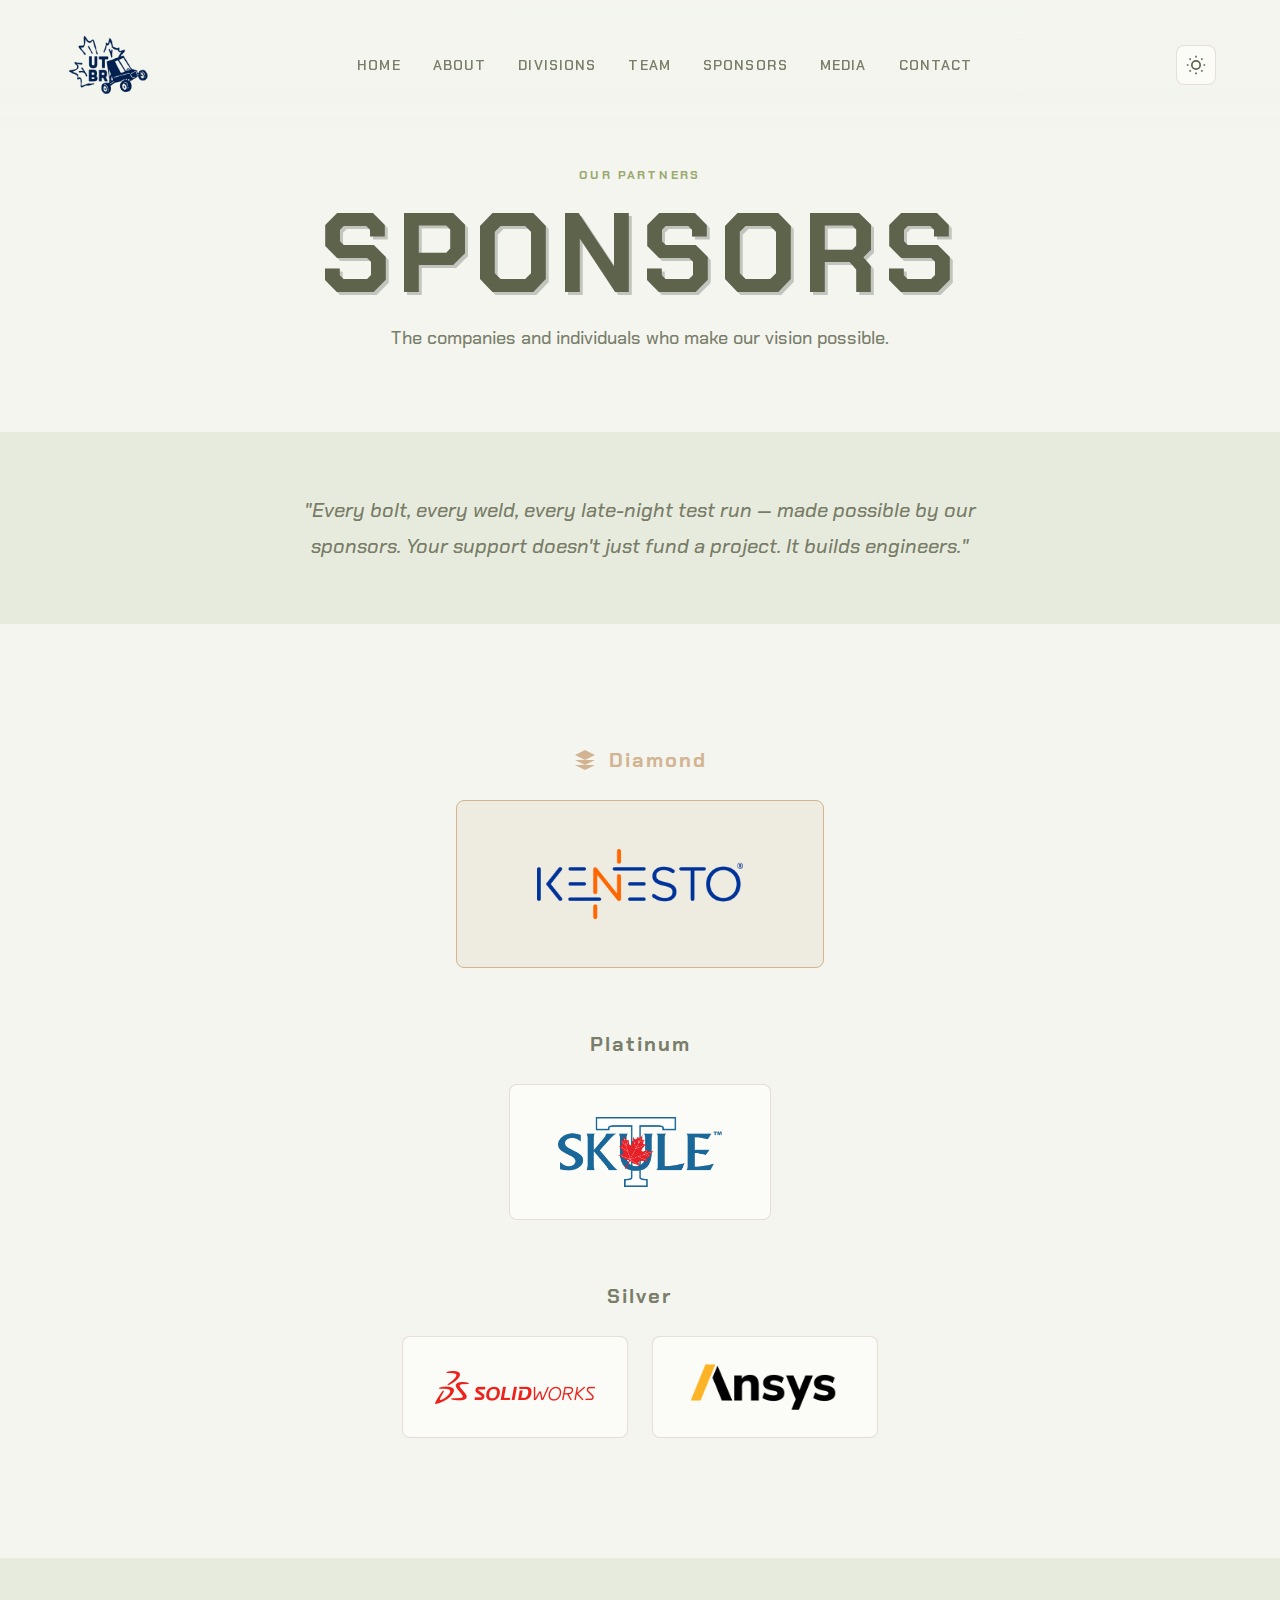
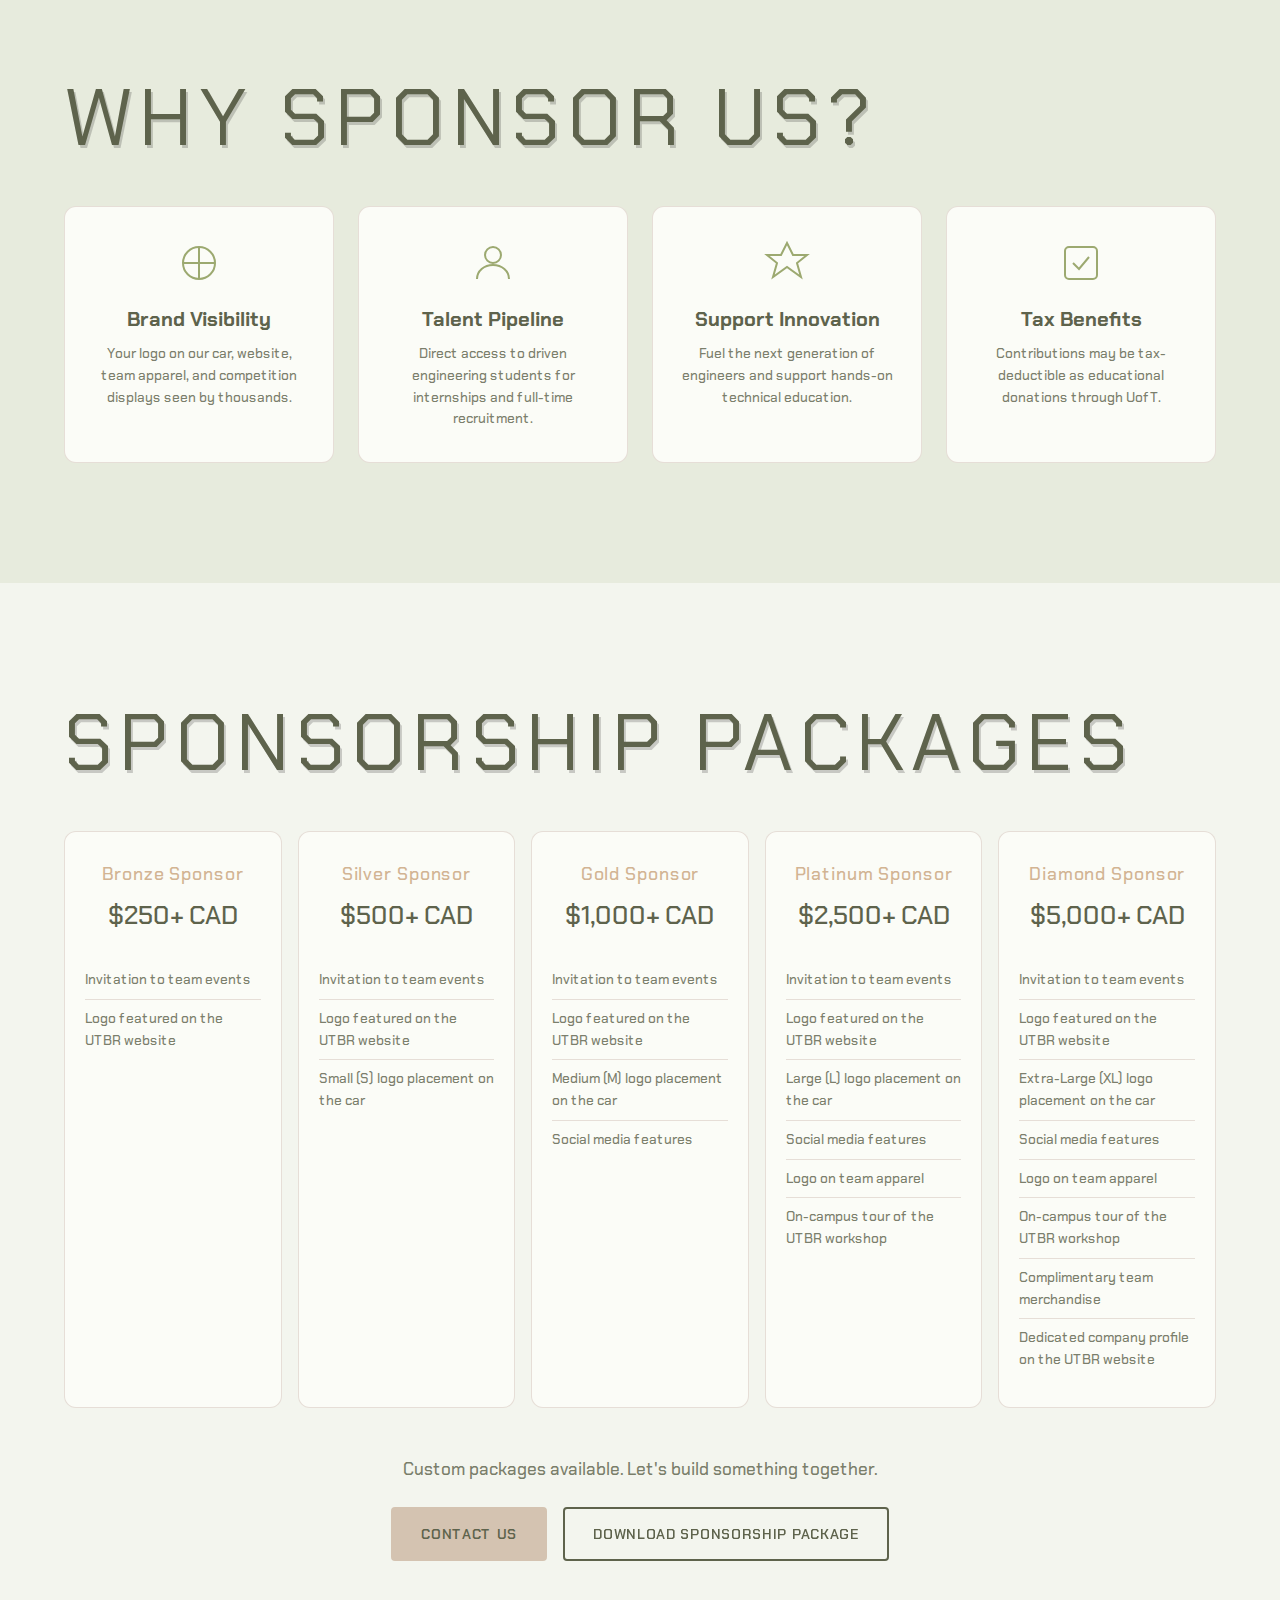
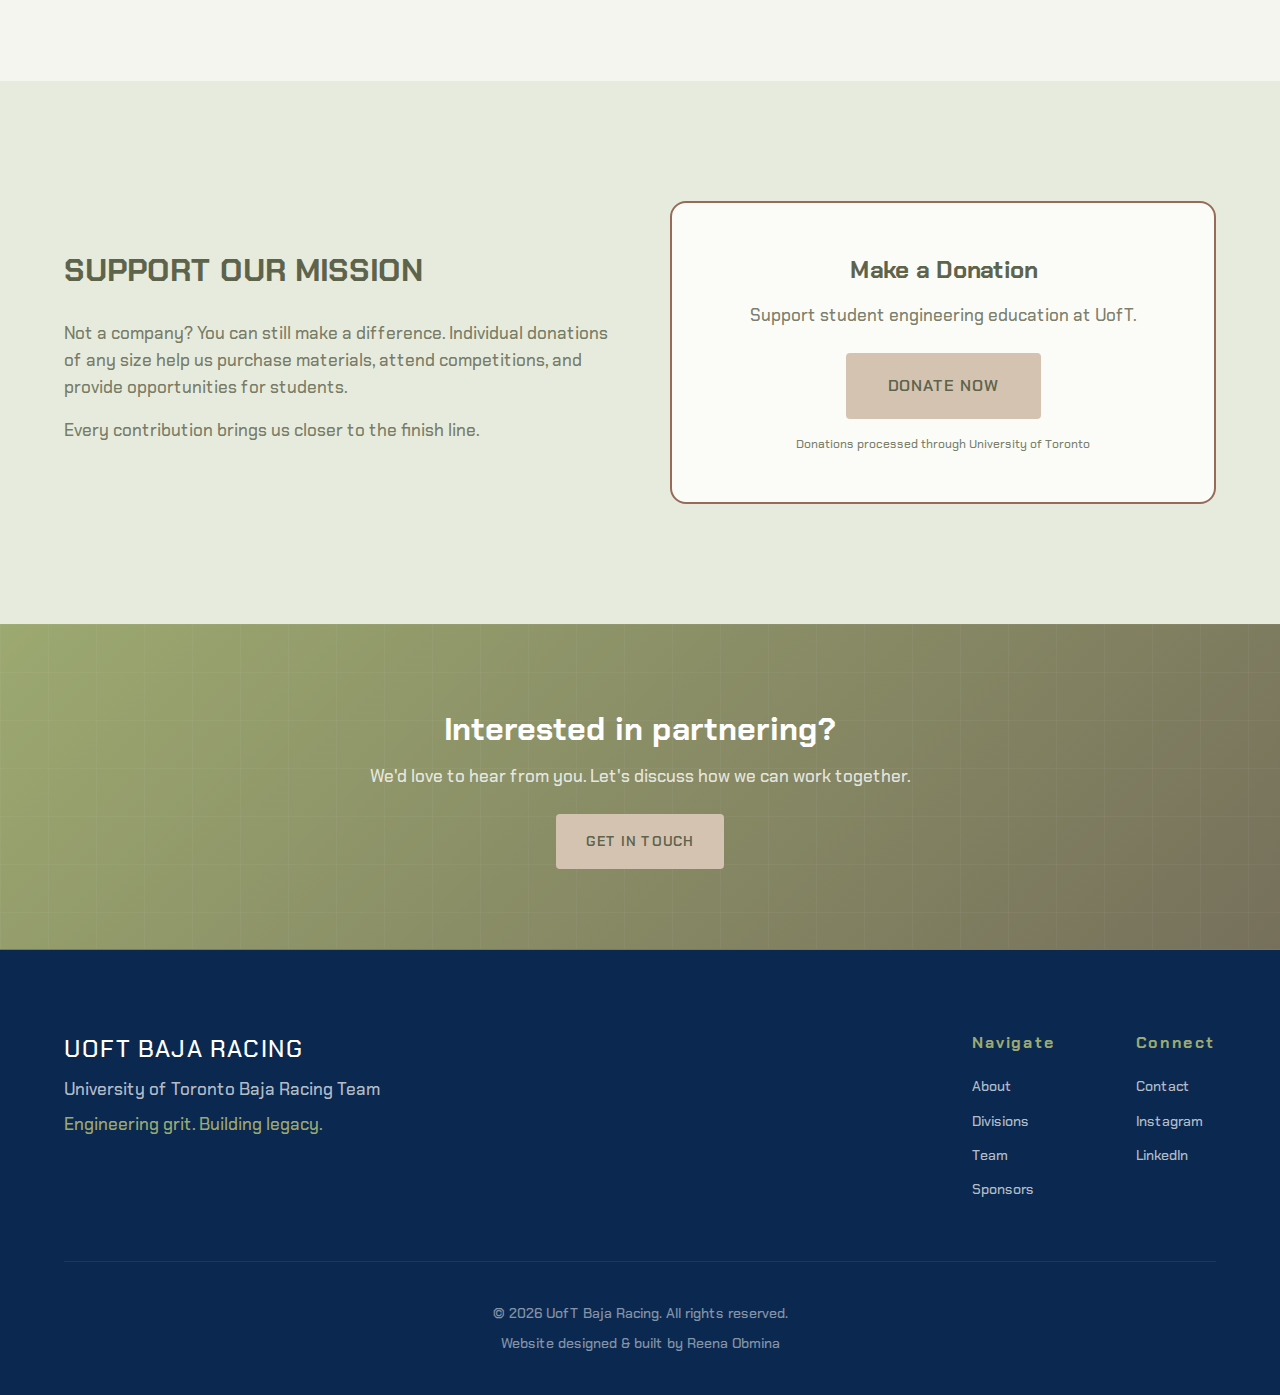
<file: sponsors.html>
<!DOCTYPE html>
<html lang="en" data-theme="light">
<head>
    <meta charset="UTF-8">
    <meta name="viewport" content="width=device-width, initial-scale=1.0">
    <title>UofT Baja Racing</title>
    <link rel="icon" href="images/website_logo.png" type="image/png">
    <link rel="stylesheet" href="styles.css">
    <link rel="preconnect" href="https://fonts.googleapis.com">
    <link rel="preconnect" href="https://fonts.gstatic.com" crossorigin>
    <link href="https://fonts.googleapis.com/css2?family=Chakra+Petch:wght@400;500;600;700&display=swap" rel="stylesheet">
</head>
<body>
    <!-- Navigation -->
    <nav class="nav">
        <div class="nav-container">
            <a href="index.html" class="nav-logo">
                <img src="images/logo.png" alt="UofT Baja Racing" class="logo-img">
            </a>
            <ul class="nav-links">
                <li><a href="index.html">Home</a></li>
                <li><a href="about.html">About</a></li>
                <li><a href="divisions.html">Divisions</a></li>
                <li><a href="team.html">Team</a></li>
                <li><a href="sponsors.html" class="active">Sponsors</a></li>
                <li><a href="media.html">Media</a></li>
                <li><a href="contact.html">Contact</a></li>
            </ul>
            <button class="theme-toggle" id="themeToggle" aria-label="Toggle theme">
                <svg class="sun-icon" viewBox="0 0 24 24" fill="none" stroke="currentColor" stroke-width="2">
                    <circle cx="12" cy="12" r="5"/>
                    <path d="M12 1v2M12 21v2M4.22 4.22l1.42 1.42M18.36 18.36l1.42 1.42M1 12h2M21 12h2M4.22 19.78l1.42-1.42M18.36 5.64l1.42-1.42"/>
                </svg>
                <svg class="moon-icon" viewBox="0 0 24 24" fill="none" stroke="currentColor" stroke-width="2">
                    <path d="M21 12.79A9 9 0 1 1 11.21 3 7 7 0 0 0 21 12.79z"/>
                </svg>
            </button>
            <button class="nav-mobile-toggle" id="mobileToggle" aria-label="Toggle menu">
                <span></span>
                <span></span>
                <span></span>
            </button>
        </div>
    </nav>

    <!-- Page Header -->
    <section class="page-header">
        <div class="container">
            <span class="section-tag">OUR PARTNERS</span>
            <h1 class="page-title">SPONSORS</h1>
            <p class="page-subtitle">The companies and individuals who make our vision possible.</p>
        </div>
    </section>

    <!-- Sponsor Message -->
    <section class="sponsor-message-section">
        <div class="container">
            <blockquote class="sponsor-quote">
                "Every bolt, every weld, every late-night test run — made possible by our sponsors. Your support doesn't just fund a project. It builds engineers."
            </blockquote>
        </div>
    </section>

    <!-- Sponsor Tiers -->
    <section class="sponsor-tiers-section">
        <div class="container">
            <!-- Diamond Tier -->
            <div class="sponsor-tier diamond">
                <h2 class="tier-name">
                    <svg viewBox="0 0 24 24" fill="currentColor">
                        <path d="M12 2L2 7l10 5 10-5-10-5zM2 17l10 5 10-5M2 12l10 5 10-5"/>
                    </svg>
                    Diamond
                </h2>
                <div class="tier-logos">
                    <a href="https://www.kenesto.com" target="_blank" rel="noopener" class="sponsor-logo-large">
                        <img src="images/kenesto_logo.png" alt="Kenesto">
                    </a>
                </div>
            </div>

            <!-- Platinum Tier -->
            <div class="sponsor-tier platinum">
                <h2 class="tier-name">Platinum</h2>
                <div class="tier-logos">
                    <a href="https://skule.ca" target="_blank" rel="noopener" class="sponsor-logo-medium">
                        <img src="images/skule_logo.png" alt="SKULE">
                    </a>
                </div>
            </div>

            <!-- Silver Tier -->
            <div class="sponsor-tier silver">
                <h2 class="tier-name">Silver</h2>
                <div class="tier-logos">
                    <a href="https://www.solidworks.com" target="_blank" rel="noopener" class="sponsor-logo-small">
                        <img src="images/solidworks_logo.png" alt="SolidWorks">
                    </a>
                    <a href="https://www.ansys.com" target="_blank" rel="noopener" class="sponsor-logo-small">
                        <img src="images/ansys_logo.png" alt="ANSYS">
                    </a>
                </div>
            </div>
        </div>
    </section>

    <!-- Why Sponsor Section -->
    <section class="why-sponsor-section">
        <div class="container">
            <h2 class="section-title">WHY <span class="accent-forest">SPONSOR US?</span></h2>

            <div class="benefits-grid">
                <div class="benefit-card">
                    <div class="benefit-icon">
                        <svg viewBox="0 0 48 48" fill="none" stroke="currentColor" stroke-width="2">
                            <circle cx="24" cy="24" r="16"/>
                            <path d="M24 8v32M8 24h32"/>
                        </svg>
                    </div>
                    <h3>Brand Visibility</h3>
                    <p>Your logo on our car, website, team apparel, and competition displays seen by thousands.</p>
                </div>

                <div class="benefit-card">
                    <div class="benefit-icon">
                        <svg viewBox="0 0 48 48" fill="none" stroke="currentColor" stroke-width="2">
                            <circle cx="24" cy="16" r="8"/>
                            <path d="M8 40c0-8 7-14 16-14s16 6 16 14"/>
                        </svg>
                    </div>
                    <h3>Talent Pipeline</h3>
                    <p>Direct access to driven engineering students for internships and full-time recruitment.</p>
                </div>

                <div class="benefit-card">
                    <div class="benefit-icon">
                        <svg viewBox="0 0 48 48" fill="none" stroke="currentColor" stroke-width="2">
                            <path d="M24 4l6 12h14l-10 8 4 14-14-10-14 10 4-14-10-8h14z"/>
                        </svg>
                    </div>
                    <h3>Support Innovation</h3>
                    <p>Fuel the next generation of engineers and support hands-on technical education.</p>
                </div>

                <div class="benefit-card">
                    <div class="benefit-icon">
                        <svg viewBox="0 0 48 48" fill="none" stroke="currentColor" stroke-width="2">
                            <rect x="8" y="8" width="32" height="32" rx="4"/>
                            <path d="M16 24l6 6 10-12"/>
                        </svg>
                    </div>
                    <h3>Tax Benefits</h3>
                    <p>Contributions may be tax-deductible as educational donations through UofT.</p>
                </div>
            </div>
        </div>
    </section>

    <!-- Sponsorship Packages -->
    <section class="packages-section">
        <div class="container">
            <h2 class="section-title">SPONSORSHIP <span class="accent-forest">PACKAGES</span></h2>

            <div class="packages-grid">
                <div class="package-card">
                    <span class="package-tier">Bronze Sponsor</span>
                    <span class="package-price">$250+ CAD</span>
                    <ul class="package-benefits">
                        <li>Invitation to team events</li>
                        <li>Logo featured on the UTBR website</li>
                    </ul>
                </div>

                <div class="package-card">
                    <span class="package-tier">Silver Sponsor</span>
                    <span class="package-price">$500+ CAD</span>
                    <ul class="package-benefits">
                        <li>Invitation to team events</li>
                        <li>Logo featured on the UTBR website</li>
                        <li>Small (S) logo placement on the car</li>
                    </ul>
                </div>

                <div class="package-card">
                    <span class="package-tier">Gold Sponsor</span>
                    <span class="package-price">$1,000+ CAD</span>
                    <ul class="package-benefits">
                        <li>Invitation to team events</li>
                        <li>Logo featured on the UTBR website</li>
                        <li>Medium (M) logo placement on the car</li>
                        <li>Social media features</li>
                    </ul>
                </div>

                <div class="package-card featured">
                    <span class="package-tier">Platinum Sponsor</span>
                    <span class="package-price">$2,500+ CAD</span>
                    <ul class="package-benefits">
                        <li>Invitation to team events</li>
                        <li>Logo featured on the UTBR website</li>
                        <li>Large (L) logo placement on the car</li>
                        <li>Social media features</li>
                        <li>Logo on team apparel</li>
                        <li>On-campus tour of the UTBR workshop</li>
                    </ul>
                </div>

                <div class="package-card">
                    <span class="package-tier">Diamond Sponsor</span>
                    <span class="package-price">$5,000+ CAD</span>
                    <ul class="package-benefits">
                        <li>Invitation to team events</li>
                        <li>Logo featured on the UTBR website</li>
                        <li>Extra-Large (XL) logo placement on the car</li>
                        <li>Social media features</li>
                        <li>Logo on team apparel</li>
                        <li>On-campus tour of the UTBR workshop</li>
                        <li>Complimentary team merchandise</li>
                        <li>Dedicated company profile on the UTBR website</li>
                    </ul>
                </div>
            </div>

            <div class="packages-cta">
                <p>Custom packages available. Let's build something together.</p>
                <div class="packages-buttons">
                    <a href="contact.html" class="btn btn-primary">Contact Us</a>
                    <a href="UTBR_Sponsorship_Package_2025–2026.pdf" class="btn btn-secondary" download>Download Sponsorship Package</a>
                </div>
            </div>
        </div>
    </section>

    <!-- Donate Section -->
    <section class="donate-section">
        <div class="container">
            <div class="donate-content">
                <div class="donate-text">
                    <h2>SUPPORT <span class="accent-forest">OUR MISSION</span></h2>
                    <p>Not a company? You can still make a difference. Individual donations of any size help us purchase materials, attend competitions, and provide opportunities for students.</p>
                    <p>Every contribution brings us closer to the finish line.</p>
                </div>
                <div class="donate-action">
                    <div class="donate-card">
                        <h3>Make a Donation</h3>
                        <p>Support student engineering education at UofT.</p>
                        <a href="#" class="btn btn-primary btn-large">Donate Now</a>
                        <span class="donate-note">Donations processed through University of Toronto</span>
                    </div>
                </div>
            </div>
        </div>
    </section>

    <!-- Contact CTA -->
    <section class="sponsor-contact-cta">
        <div class="container">
            <h2>Interested in partnering?</h2>
            <p>We'd love to hear from you. Let's discuss how we can work together.</p>
            <a href="contact.html" class="btn btn-primary">Get in Touch</a>
        </div>
    </section>

    <!-- Footer -->
    <footer class="footer">
        <div class="container">
            <div class="footer-content">
                <div class="footer-brand">
                    <span class="footer-logo">UOFT BAJA RACING</span>
                    <p>University of Toronto Baja Racing Team</p>
                    <p class="footer-tagline">Engineering grit. Building legacy.</p>
                </div>
                <div class="footer-links">
                    <div class="footer-col">
                        <h4>Navigate</h4>
                        <a href="about.html">About</a>
                        <a href="divisions.html">Divisions</a>
                        <a href="team.html">Team</a>
                        <a href="sponsors.html">Sponsors</a>
                    </div>
                    <div class="footer-col">
                        <h4>Connect</h4>
                        <a href="contact.html">Contact</a>
                        <a href="#">Instagram</a>
                        <a href="#">LinkedIn</a>
                    </div>
                </div>
            </div>
            <div class="footer-bottom">
                <p>&copy; 2026 UofT Baja Racing. All rights reserved.</p>
                <p class="footer-uoft">Website designed & built by Reena Obmina</p>
            </div>
        </div>
    </footer>

    <script src="script.js"></script>
</body>
</html>
</file>
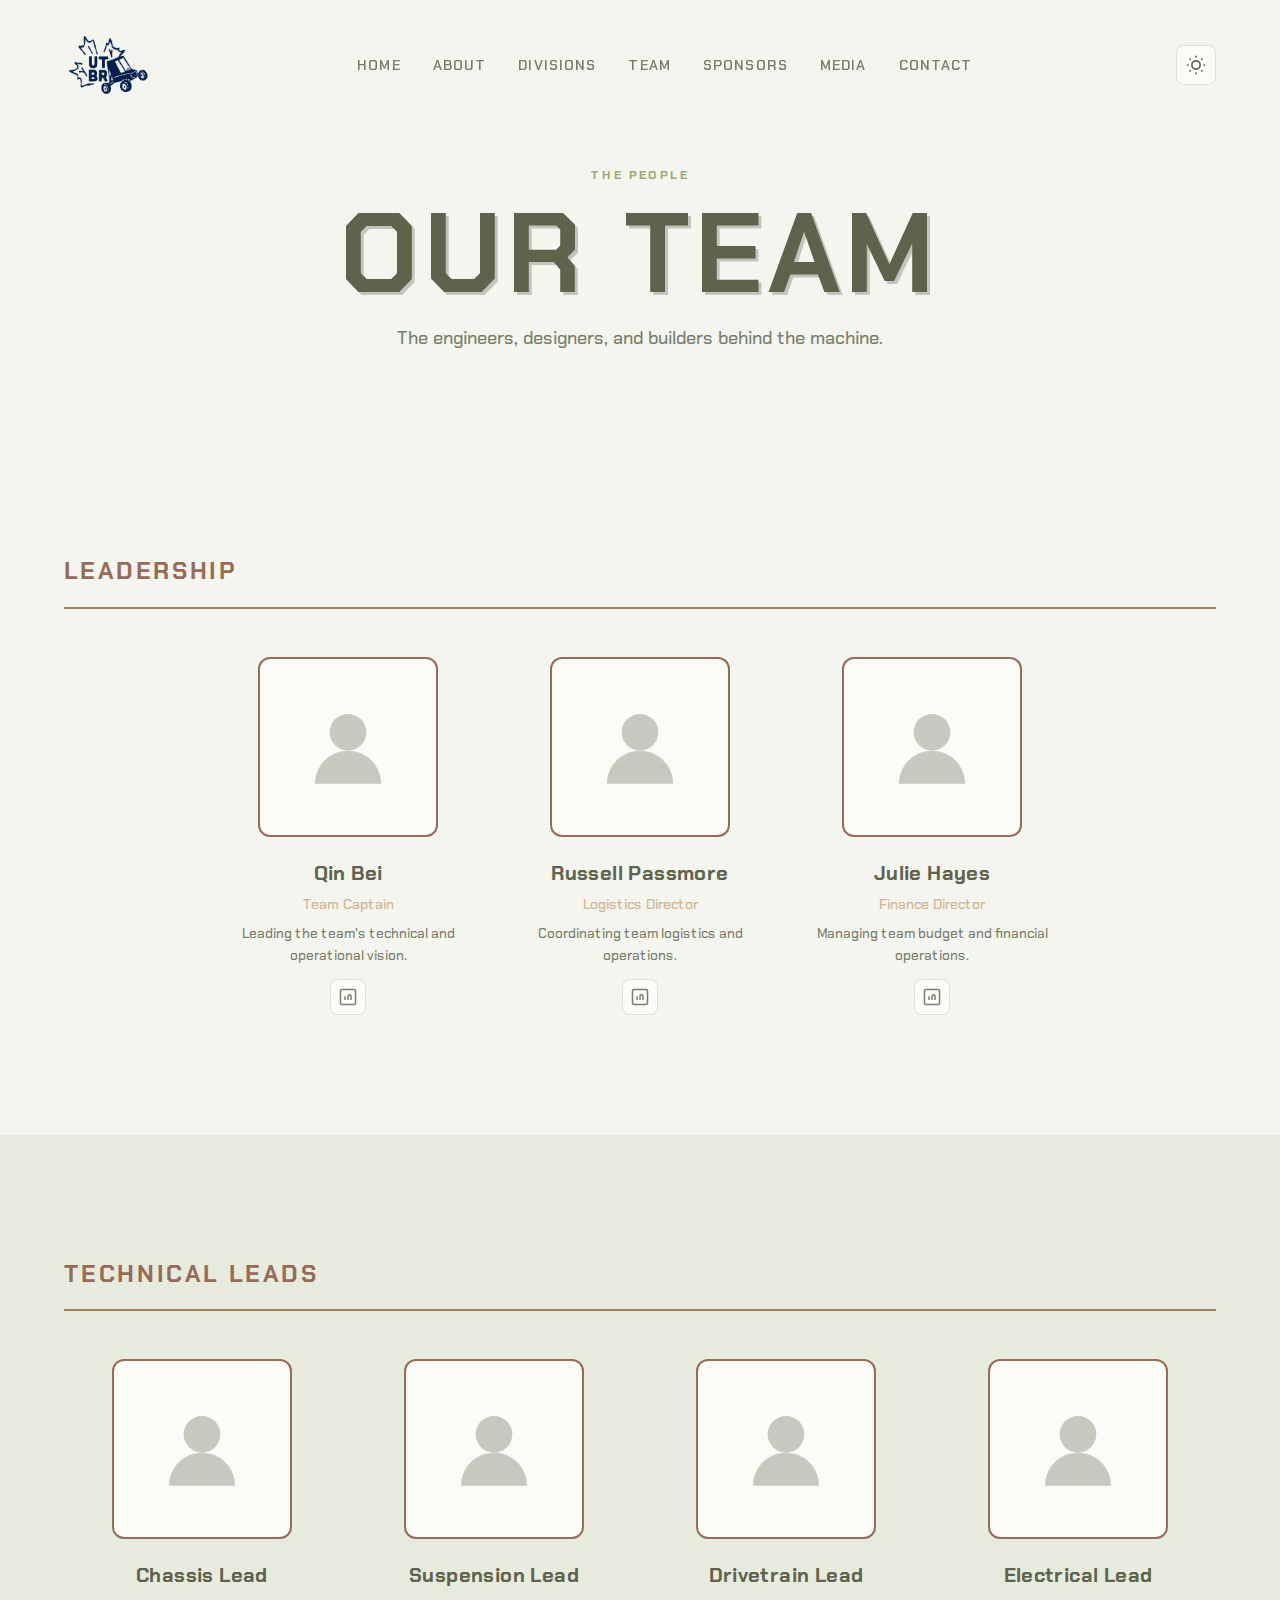
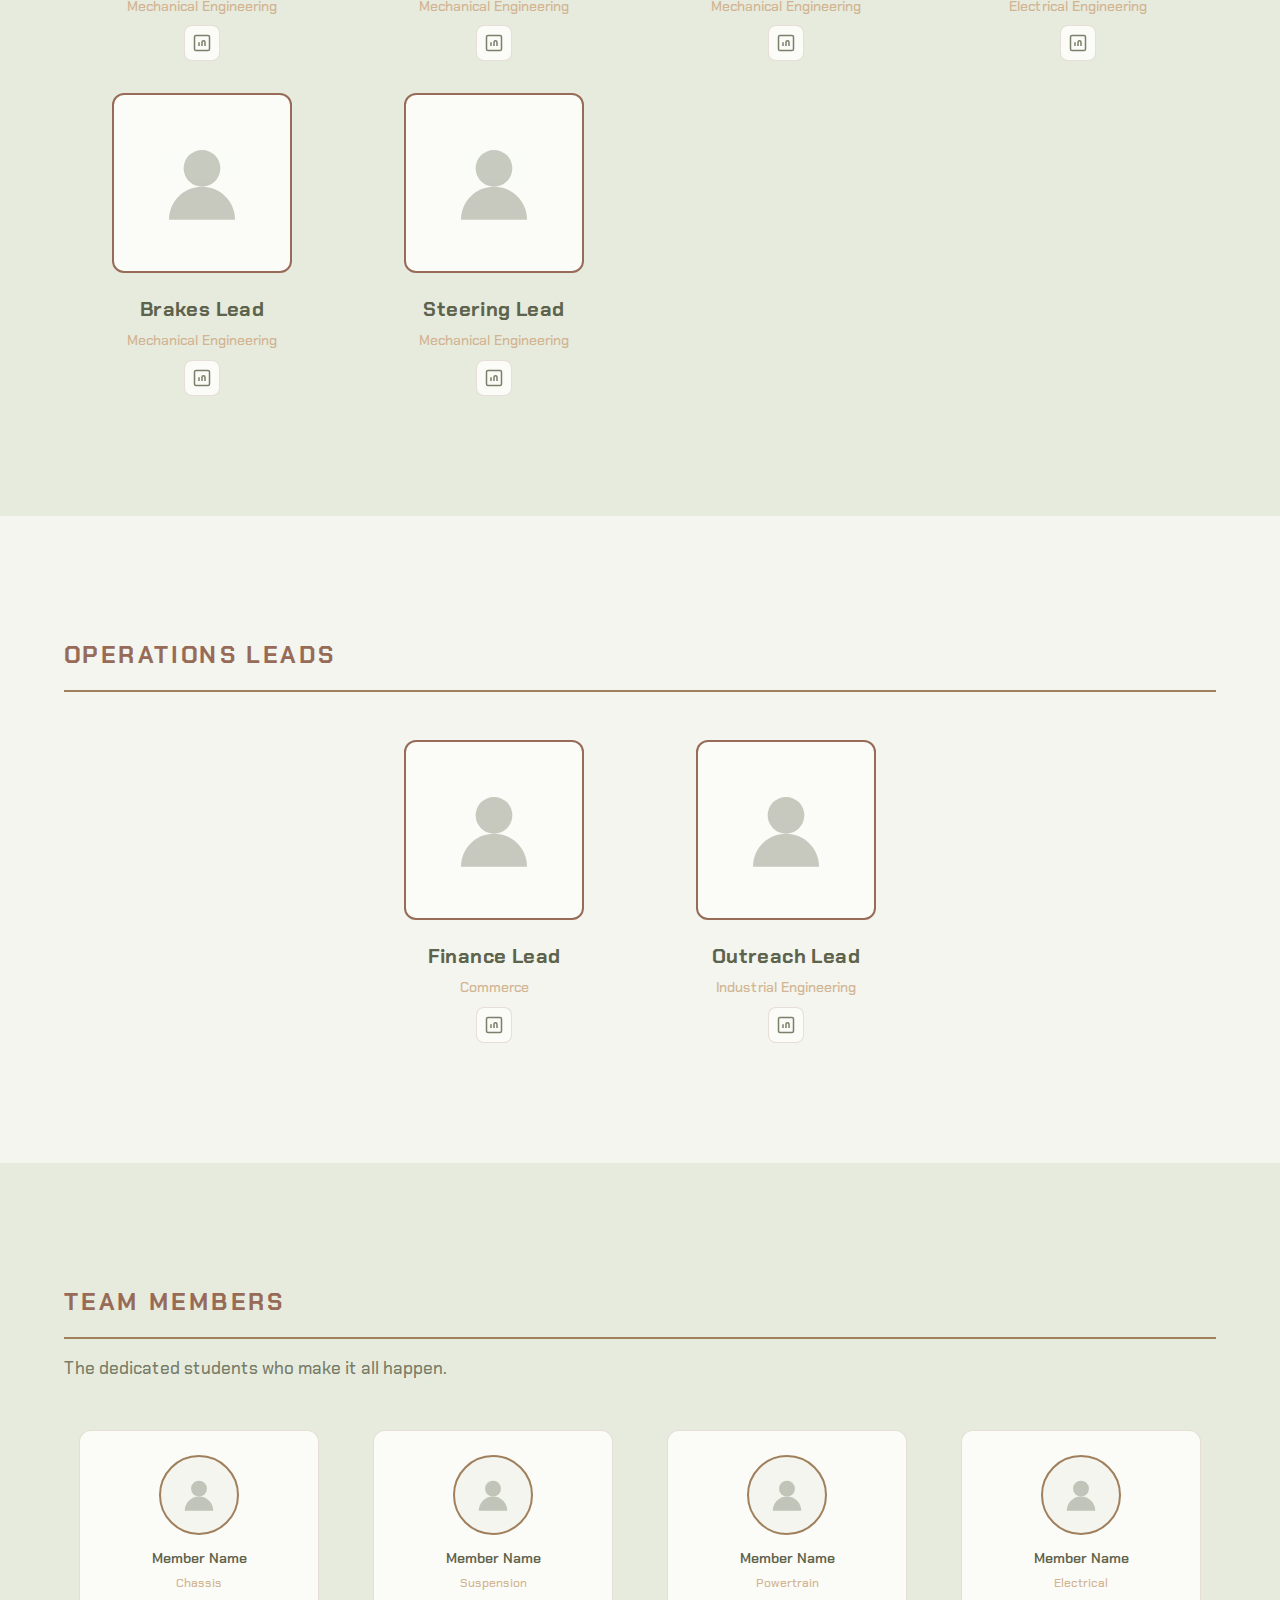
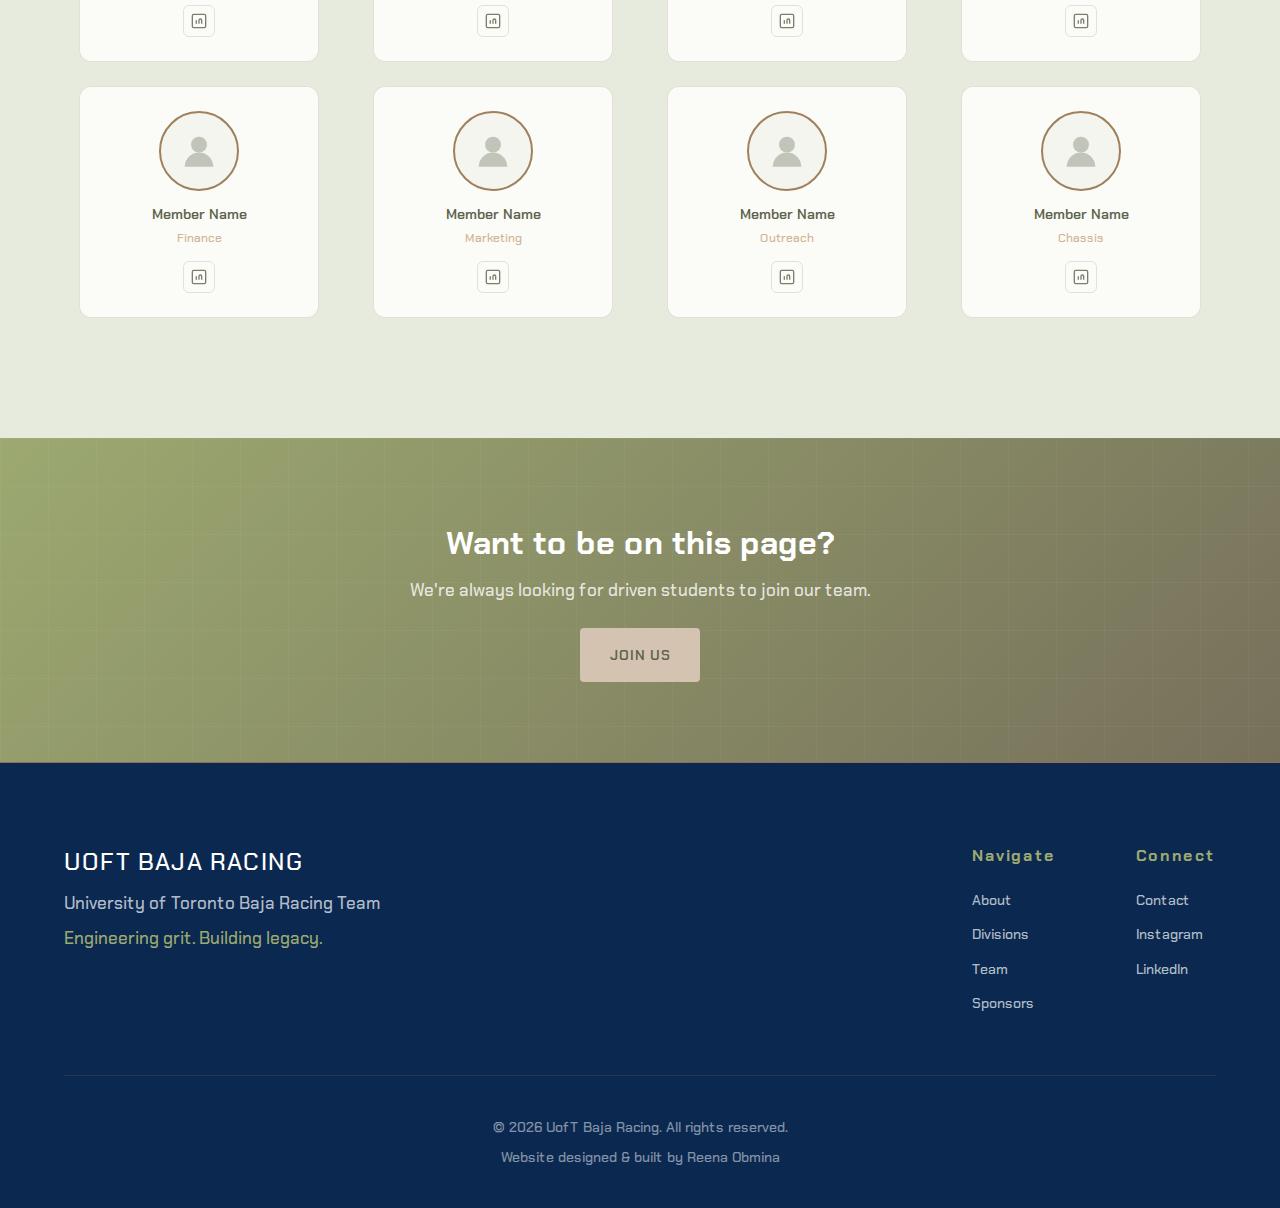
<file: team.html>
<!DOCTYPE html>
<html lang="en" data-theme="light">
<head>
    <meta charset="UTF-8">
    <meta name="viewport" content="width=device-width, initial-scale=1.0">
    <title>UofT Baja Racing</title>
    <link rel="icon" href="images/website_logo.png" type="image/png">
    <link rel="stylesheet" href="styles.css">
    <link rel="preconnect" href="https://fonts.googleapis.com">
    <link rel="preconnect" href="https://fonts.gstatic.com" crossorigin>
    <link href="https://fonts.googleapis.com/css2?family=Chakra+Petch:wght@400;500;600;700&display=swap" rel="stylesheet">
</head>
<body>
    <!-- Navigation -->
    <nav class="nav">
        <div class="nav-container">
            <a href="index.html" class="nav-logo">
                <img src="images/logo.png" alt="UofT Baja Racing" class="logo-img">
            </a>
            <ul class="nav-links">
                <li><a href="index.html">Home</a></li>
                <li><a href="about.html">About</a></li>
                <li><a href="divisions.html">Divisions</a></li>
                <li><a href="team.html" class="active">Team</a></li>
                <li><a href="sponsors.html">Sponsors</a></li>
                <li><a href="media.html">Media</a></li>
                <li><a href="contact.html">Contact</a></li>
            </ul>
            <button class="theme-toggle" id="themeToggle" aria-label="Toggle theme">
                <svg class="sun-icon" viewBox="0 0 24 24" fill="none" stroke="currentColor" stroke-width="2">
                    <circle cx="12" cy="12" r="5"/>
                    <path d="M12 1v2M12 21v2M4.22 4.22l1.42 1.42M18.36 18.36l1.42 1.42M1 12h2M21 12h2M4.22 19.78l1.42-1.42M18.36 5.64l1.42-1.42"/>
                </svg>
                <svg class="moon-icon" viewBox="0 0 24 24" fill="none" stroke="currentColor" stroke-width="2">
                    <path d="M21 12.79A9 9 0 1 1 11.21 3 7 7 0 0 0 21 12.79z"/>
                </svg>
            </button>
            <button class="nav-mobile-toggle" id="mobileToggle" aria-label="Toggle menu">
                <span></span>
                <span></span>
                <span></span>
            </button>
        </div>
    </nav>

    <!-- Page Header -->
    <section class="page-header">
        <div class="container">
            <span class="section-tag">THE PEOPLE</span>
            <h1 class="page-title">OUR <span class="accent-forest">TEAM</span></h1>
            <p class="page-subtitle">The engineers, designers, and builders behind the machine.</p>
        </div>
    </section>

    <!-- Leadership Section -->
    <section class="team-section">
        <div class="container">
            <h2 class="team-category-title">LEADERSHIP</h2>

            <div class="team-grid leadership-grid">
                <div class="team-card">
                    <div class="team-photo">
                        <div class="photo-placeholder">
                            <svg viewBox="0 0 48 48" fill="currentColor">
                                <circle cx="24" cy="16" r="10"/>
                                <path d="M6 44c0-10 8-18 18-18s18 8 18 18"/>
                            </svg>
                        </div>
                    </div>
                    <div class="team-info">
                        <h3>Qin Bei</h3>
                        <span class="team-role">Team Captain</span>
                        <p class="team-bio">Leading the team's technical and operational vision.</p>
                        <a href="#" class="linkedin-link" aria-label="LinkedIn">
                            <svg viewBox="0 0 24 24" fill="none" stroke="currentColor" stroke-width="2">
                                <rect x="2" y="2" width="20" height="20" rx="2"/>
                                <path d="M8 11v5M8 8v.01M12 16v-5c0-1 1-2 2-2s2 1 2 2v5"/>
                            </svg>
                        </a>
                    </div>
                </div>

                <div class="team-card">
                    <div class="team-photo">
                        <div class="photo-placeholder">
                            <svg viewBox="0 0 48 48" fill="currentColor">
                                <circle cx="24" cy="16" r="10"/>
                                <path d="M6 44c0-10 8-18 18-18s18 8 18 18"/>
                            </svg>
                        </div>
                    </div>
                    <div class="team-info">
                        <h3>Russell Passmore</h3>
                        <span class="team-role">Logistics Director</span>
                        <p class="team-bio">Coordinating team logistics and operations.</p>
                        <a href="#" class="linkedin-link" aria-label="LinkedIn">
                            <svg viewBox="0 0 24 24" fill="none" stroke="currentColor" stroke-width="2">
                                <rect x="2" y="2" width="20" height="20" rx="2"/>
                                <path d="M8 11v5M8 8v.01M12 16v-5c0-1 1-2 2-2s2 1 2 2v5"/>
                            </svg>
                        </a>
                    </div>
                </div>

                <div class="team-card">
                    <div class="team-photo">
                        <div class="photo-placeholder">
                            <svg viewBox="0 0 48 48" fill="currentColor">
                                <circle cx="24" cy="16" r="10"/>
                                <path d="M6 44c0-10 8-18 18-18s18 8 18 18"/>
                            </svg>
                        </div>
                    </div>
                    <div class="team-info">
                        <h3>Julie Hayes</h3>
                        <span class="team-role">Finance Director</span>
                        <p class="team-bio">Managing team budget and financial operations.</p>
                        <a href="#" class="linkedin-link" aria-label="LinkedIn">
                            <svg viewBox="0 0 24 24" fill="none" stroke="currentColor" stroke-width="2">
                                <rect x="2" y="2" width="20" height="20" rx="2"/>
                                <path d="M8 11v5M8 8v.01M12 16v-5c0-1 1-2 2-2s2 1 2 2v5"/>
                            </svg>
                        </a>
                    </div>
                </div>
            </div>
        </div>
    </section>

    <!-- Technical Leads Section -->
    <section class="team-section team-section-alt">
        <div class="container">
            <h2 class="team-category-title">TECHNICAL <span class="accent-brown">LEADS</span></h2>

            <div class="team-grid leadership-grid">
                <div class="team-card">
                    <div class="team-photo">
                        <div class="photo-placeholder">
                            <svg viewBox="0 0 48 48" fill="currentColor">
                                <circle cx="24" cy="16" r="10"/>
                                <path d="M6 44c0-10 8-18 18-18s18 8 18 18"/>
                            </svg>
                        </div>
                    </div>
                    <div class="team-info">
                        <h3>Chassis Lead</h3>
                        <span class="team-role">Mechanical Engineering</span>
                        <a href="#" class="linkedin-link" aria-label="LinkedIn">
                            <svg viewBox="0 0 24 24" fill="none" stroke="currentColor" stroke-width="2">
                                <rect x="2" y="2" width="20" height="20" rx="2"/>
                                <path d="M8 11v5M8 8v.01M12 16v-5c0-1 1-2 2-2s2 1 2 2v5"/>
                            </svg>
                        </a>
                    </div>
                </div>

                <div class="team-card">
                    <div class="team-photo">
                        <div class="photo-placeholder">
                            <svg viewBox="0 0 48 48" fill="currentColor">
                                <circle cx="24" cy="16" r="10"/>
                                <path d="M6 44c0-10 8-18 18-18s18 8 18 18"/>
                            </svg>
                        </div>
                    </div>
                    <div class="team-info">
                        <h3>Suspension Lead</h3>
                        <span class="team-role">Mechanical Engineering</span>
                        <a href="#" class="linkedin-link" aria-label="LinkedIn">
                            <svg viewBox="0 0 24 24" fill="none" stroke="currentColor" stroke-width="2">
                                <rect x="2" y="2" width="20" height="20" rx="2"/>
                                <path d="M8 11v5M8 8v.01M12 16v-5c0-1 1-2 2-2s2 1 2 2v5"/>
                            </svg>
                        </a>
                    </div>
                </div>

                <div class="team-card">
                    <div class="team-photo">
                        <div class="photo-placeholder">
                            <svg viewBox="0 0 48 48" fill="currentColor">
                                <circle cx="24" cy="16" r="10"/>
                                <path d="M6 44c0-10 8-18 18-18s18 8 18 18"/>
                            </svg>
                        </div>
                    </div>
                    <div class="team-info">
                        <h3>Drivetrain Lead</h3>
                        <span class="team-role">Mechanical Engineering</span>
                        <a href="#" class="linkedin-link" aria-label="LinkedIn">
                            <svg viewBox="0 0 24 24" fill="none" stroke="currentColor" stroke-width="2">
                                <rect x="2" y="2" width="20" height="20" rx="2"/>
                                <path d="M8 11v5M8 8v.01M12 16v-5c0-1 1-2 2-2s2 1 2 2v5"/>
                            </svg>
                        </a>
                    </div>
                </div>

                <div class="team-card">
                    <div class="team-photo">
                        <div class="photo-placeholder">
                            <svg viewBox="0 0 48 48" fill="currentColor">
                                <circle cx="24" cy="16" r="10"/>
                                <path d="M6 44c0-10 8-18 18-18s18 8 18 18"/>
                            </svg>
                        </div>
                    </div>
                    <div class="team-info">
                        <h3>Electrical Lead</h3>
                        <span class="team-role">Electrical Engineering</span>
                        <a href="#" class="linkedin-link" aria-label="LinkedIn">
                            <svg viewBox="0 0 24 24" fill="none" stroke="currentColor" stroke-width="2">
                                <rect x="2" y="2" width="20" height="20" rx="2"/>
                                <path d="M8 11v5M8 8v.01M12 16v-5c0-1 1-2 2-2s2 1 2 2v5"/>
                            </svg>
                        </a>
                    </div>
                </div>

                <div class="team-card">
                    <div class="team-photo">
                        <div class="photo-placeholder">
                            <svg viewBox="0 0 48 48" fill="currentColor">
                                <circle cx="24" cy="16" r="10"/>
                                <path d="M6 44c0-10 8-18 18-18s18 8 18 18"/>
                            </svg>
                        </div>
                    </div>
                    <div class="team-info">
                        <h3>Brakes Lead</h3>
                        <span class="team-role">Mechanical Engineering</span>
                        <a href="#" class="linkedin-link" aria-label="LinkedIn">
                            <svg viewBox="0 0 24 24" fill="none" stroke="currentColor" stroke-width="2">
                                <rect x="2" y="2" width="20" height="20" rx="2"/>
                                <path d="M8 11v5M8 8v.01M12 16v-5c0-1 1-2 2-2s2 1 2 2v5"/>
                            </svg>
                        </a>
                    </div>
                </div>

                <div class="team-card">
                    <div class="team-photo">
                        <div class="photo-placeholder">
                            <svg viewBox="0 0 48 48" fill="currentColor">
                                <circle cx="24" cy="16" r="10"/>
                                <path d="M6 44c0-10 8-18 18-18s18 8 18 18"/>
                            </svg>
                        </div>
                    </div>
                    <div class="team-info">
                        <h3>Steering Lead</h3>
                        <span class="team-role">Mechanical Engineering</span>
                        <a href="#" class="linkedin-link" aria-label="LinkedIn">
                            <svg viewBox="0 0 24 24" fill="none" stroke="currentColor" stroke-width="2">
                                <rect x="2" y="2" width="20" height="20" rx="2"/>
                                <path d="M8 11v5M8 8v.01M12 16v-5c0-1 1-2 2-2s2 1 2 2v5"/>
                            </svg>
                        </a>
                    </div>
                </div>
            </div>
        </div>
    </section>

    <!-- Operations Leads Section -->
    <section class="team-section">
        <div class="container">
            <h2 class="team-category-title">OPERATIONS <span class="accent-brown">LEADS</span></h2>

            <div class="team-grid leadership-grid">
                <div class="team-card">
                    <div class="team-photo">
                        <div class="photo-placeholder">
                            <svg viewBox="0 0 48 48" fill="currentColor">
                                <circle cx="24" cy="16" r="10"/>
                                <path d="M6 44c0-10 8-18 18-18s18 8 18 18"/>
                            </svg>
                        </div>
                    </div>
                    <div class="team-info">
                        <h3>Finance Lead</h3>
                        <span class="team-role">Commerce</span>
                        <a href="#" class="linkedin-link" aria-label="LinkedIn">
                            <svg viewBox="0 0 24 24" fill="none" stroke="currentColor" stroke-width="2">
                                <rect x="2" y="2" width="20" height="20" rx="2"/>
                                <path d="M8 11v5M8 8v.01M12 16v-5c0-1 1-2 2-2s2 1 2 2v5"/>
                            </svg>
                        </a>
                    </div>
                </div>

                <div class="team-card">
                    <div class="team-photo">
                        <div class="photo-placeholder">
                            <svg viewBox="0 0 48 48" fill="currentColor">
                                <circle cx="24" cy="16" r="10"/>
                                <path d="M6 44c0-10 8-18 18-18s18 8 18 18"/>
                            </svg>
                        </div>
                    </div>
                    <div class="team-info">
                        <h3>Outreach Lead</h3>
                        <span class="team-role">Industrial Engineering</span>
                        <a href="#" class="linkedin-link" aria-label="LinkedIn">
                            <svg viewBox="0 0 24 24" fill="none" stroke="currentColor" stroke-width="2">
                                <rect x="2" y="2" width="20" height="20" rx="2"/>
                                <path d="M8 11v5M8 8v.01M12 16v-5c0-1 1-2 2-2s2 1 2 2v5"/>
                            </svg>
                        </a>
                    </div>
                </div>
            </div>
        </div>
    </section>

    <!-- Team Members Section -->
    <section class="team-section team-section-alt">
        <div class="container">
            <h2 class="team-category-title">TEAM <span class="accent-brown">MEMBERS</span></h2>
            <p class="team-section-subtitle">The dedicated students who make it all happen.</p>

            <div class="members-grid">
                <!-- Row of member cards - these would be populated with actual team members -->
                <div class="member-card">
                    <div class="member-avatar">
                        <svg viewBox="0 0 48 48" fill="currentColor">
                            <circle cx="24" cy="16" r="10"/>
                            <path d="M6 44c0-10 8-18 18-18s18 8 18 18"/>
                        </svg>
                    </div>
                    <span class="member-name">Member Name</span>
                    <span class="member-division">Chassis</span>
                    <a href="#" class="member-linkedin" aria-label="LinkedIn">
                        <svg viewBox="0 0 24 24" fill="none" stroke="currentColor" stroke-width="2">
                            <rect x="2" y="2" width="20" height="20" rx="2"/>
                            <path d="M8 11v5M8 8v.01M12 16v-5c0-1 1-2 2-2s2 1 2 2v5"/>
                        </svg>
                    </a>
                </div>

                <div class="member-card">
                    <div class="member-avatar">
                        <svg viewBox="0 0 48 48" fill="currentColor">
                            <circle cx="24" cy="16" r="10"/>
                            <path d="M6 44c0-10 8-18 18-18s18 8 18 18"/>
                        </svg>
                    </div>
                    <span class="member-name">Member Name</span>
                    <span class="member-division">Suspension</span>
                    <a href="#" class="member-linkedin" aria-label="LinkedIn">
                        <svg viewBox="0 0 24 24" fill="none" stroke="currentColor" stroke-width="2">
                            <rect x="2" y="2" width="20" height="20" rx="2"/>
                            <path d="M8 11v5M8 8v.01M12 16v-5c0-1 1-2 2-2s2 1 2 2v5"/>
                        </svg>
                    </a>
                </div>

                <div class="member-card">
                    <div class="member-avatar">
                        <svg viewBox="0 0 48 48" fill="currentColor">
                            <circle cx="24" cy="16" r="10"/>
                            <path d="M6 44c0-10 8-18 18-18s18 8 18 18"/>
                        </svg>
                    </div>
                    <span class="member-name">Member Name</span>
                    <span class="member-division">Powertrain</span>
                    <a href="#" class="member-linkedin" aria-label="LinkedIn">
                        <svg viewBox="0 0 24 24" fill="none" stroke="currentColor" stroke-width="2">
                            <rect x="2" y="2" width="20" height="20" rx="2"/>
                            <path d="M8 11v5M8 8v.01M12 16v-5c0-1 1-2 2-2s2 1 2 2v5"/>
                        </svg>
                    </a>
                </div>

                <div class="member-card">
                    <div class="member-avatar">
                        <svg viewBox="0 0 48 48" fill="currentColor">
                            <circle cx="24" cy="16" r="10"/>
                            <path d="M6 44c0-10 8-18 18-18s18 8 18 18"/>
                        </svg>
                    </div>
                    <span class="member-name">Member Name</span>
                    <span class="member-division">Electrical</span>
                    <a href="#" class="member-linkedin" aria-label="LinkedIn">
                        <svg viewBox="0 0 24 24" fill="none" stroke="currentColor" stroke-width="2">
                            <rect x="2" y="2" width="20" height="20" rx="2"/>
                            <path d="M8 11v5M8 8v.01M12 16v-5c0-1 1-2 2-2s2 1 2 2v5"/>
                        </svg>
                    </a>
                </div>

                <div class="member-card">
                    <div class="member-avatar">
                        <svg viewBox="0 0 48 48" fill="currentColor">
                            <circle cx="24" cy="16" r="10"/>
                            <path d="M6 44c0-10 8-18 18-18s18 8 18 18"/>
                        </svg>
                    </div>
                    <span class="member-name">Member Name</span>
                    <span class="member-division">Finance</span>
                    <a href="#" class="member-linkedin" aria-label="LinkedIn">
                        <svg viewBox="0 0 24 24" fill="none" stroke="currentColor" stroke-width="2">
                            <rect x="2" y="2" width="20" height="20" rx="2"/>
                            <path d="M8 11v5M8 8v.01M12 16v-5c0-1 1-2 2-2s2 1 2 2v5"/>
                        </svg>
                    </a>
                </div>

                <div class="member-card">
                    <div class="member-avatar">
                        <svg viewBox="0 0 48 48" fill="currentColor">
                            <circle cx="24" cy="16" r="10"/>
                            <path d="M6 44c0-10 8-18 18-18s18 8 18 18"/>
                        </svg>
                    </div>
                    <span class="member-name">Member Name</span>
                    <span class="member-division">Marketing</span>
                    <a href="#" class="member-linkedin" aria-label="LinkedIn">
                        <svg viewBox="0 0 24 24" fill="none" stroke="currentColor" stroke-width="2">
                            <rect x="2" y="2" width="20" height="20" rx="2"/>
                            <path d="M8 11v5M8 8v.01M12 16v-5c0-1 1-2 2-2s2 1 2 2v5"/>
                        </svg>
                    </a>
                </div>

                <div class="member-card">
                    <div class="member-avatar">
                        <svg viewBox="0 0 48 48" fill="currentColor">
                            <circle cx="24" cy="16" r="10"/>
                            <path d="M6 44c0-10 8-18 18-18s18 8 18 18"/>
                        </svg>
                    </div>
                    <span class="member-name">Member Name</span>
                    <span class="member-division">Outreach</span>
                    <a href="#" class="member-linkedin" aria-label="LinkedIn">
                        <svg viewBox="0 0 24 24" fill="none" stroke="currentColor" stroke-width="2">
                            <rect x="2" y="2" width="20" height="20" rx="2"/>
                            <path d="M8 11v5M8 8v.01M12 16v-5c0-1 1-2 2-2s2 1 2 2v5"/>
                        </svg>
                    </a>
                </div>

                <div class="member-card">
                    <div class="member-avatar">
                        <svg viewBox="0 0 48 48" fill="currentColor">
                            <circle cx="24" cy="16" r="10"/>
                            <path d="M6 44c0-10 8-18 18-18s18 8 18 18"/>
                        </svg>
                    </div>
                    <span class="member-name">Member Name</span>
                    <span class="member-division">Chassis</span>
                    <a href="#" class="member-linkedin" aria-label="LinkedIn">
                        <svg viewBox="0 0 24 24" fill="none" stroke="currentColor" stroke-width="2">
                            <rect x="2" y="2" width="20" height="20" rx="2"/>
                            <path d="M8 11v5M8 8v.01M12 16v-5c0-1 1-2 2-2s2 1 2 2v5"/>
                        </svg>
                    </a>
                </div>
            </div>
        </div>
    </section>

    <!-- Join CTA -->
    <section class="team-cta">
        <div class="container">
            <div class="team-cta-content">
                <h2>Want to be on this page?</h2>
                <p>We're always looking for driven students to join our team.</p>
                <a href="https://docs.google.com/forms/d/e/1FAIpQLSdQ2hiKk3E4BTA7dAjsORhx79VLOwjdXwZcrNuZdP5mUQzAuw/viewform" class="btn btn-primary" target="_blank" rel="noopener">Join Us</a>
            </div>
        </div>
    </section>

    <!-- Footer -->
    <footer class="footer">
        <div class="container">
            <div class="footer-content">
                <div class="footer-brand">
                    <span class="footer-logo">UOFT BAJA RACING</span>
                    <p>University of Toronto Baja Racing Team</p>
                    <p class="footer-tagline">Engineering grit. Building legacy.</p>
                </div>
                <div class="footer-links">
                    <div class="footer-col">
                        <h4>Navigate</h4>
                        <a href="about.html">About</a>
                        <a href="divisions.html">Divisions</a>
                        <a href="team.html">Team</a>
                        <a href="sponsors.html">Sponsors</a>
                    </div>
                    <div class="footer-col">
                        <h4>Connect</h4>
                        <a href="contact.html">Contact</a>
                        <a href="#">Instagram</a>
                        <a href="#">LinkedIn</a>
                    </div>
                </div>
            </div>
            <div class="footer-bottom">
                <p>&copy; 2026 UofT Baja Racing. All rights reserved.</p>
                <p class="footer-uoft">Website designed & built by Reena Obmina</p>
            </div>
        </div>
    </footer>

    <script src="script.js"></script>
</body>
</html>
</file>
<file: styles.css>
/* ========================================
   UOFT BAJA RACING - MAIN STYLESHEET
   Bold. Modern. Rough. Clean. Engineered.
   ======================================== */

/* CSS Variables - Color System */
:root {
    /* Primary - Engineering Core */
    --deep-navy: #0A2850;
    --navy-light: #5e634c;
    --steel-blue: #76705B;

    /* Secondary - Earth / Baja */
    --dust-brown: #976B58;
    --sandstone: #D2B493;
    --weathered-clay: #A07F5C;
    --tan: #B5A288;
    --olive: #76705B;
    --sage-green: #9CA970;
    --forest-green: #5e634c;

    /* Neutrals */
    --warm-light: #D4C3B1;
    --soft-grey: #D9D9D9;
    --off-white: #F5F2ED;
    --cream: #E8DFD0;

    /* Functional */
    --text-primary: #F5F2ED;
    --text-secondary: rgba(245, 242, 237, 0.9);
    --bg-primary: #0A2850;
    --bg-secondary: #5e634c;
    --bg-card: rgba(118, 112, 91, 0.35);
    --border-color: rgba(245, 242, 237, 0.28);
    --accent: #9CA970;
    --accent-secondary: #D9D9D9;

    /* Typography */
    --font-display: 'Chakra Petch', -apple-system, BlinkMacSystemFont, sans-serif;
    --font-body: 'Chakra Petch', -apple-system, BlinkMacSystemFont, sans-serif;
    --font-accent: 'Chakra Petch', -apple-system, BlinkMacSystemFont, sans-serif;

    /* Spacing */
    --section-padding: 120px;
    --container-width: 1200px;

    /* Transitions */
    --transition-fast: 0.2s ease;
    --transition-medium: 0.4s ease;
    --transition-slow: 0.6s ease;
}

/* Light Mode */
[data-theme="light"] {
    --deep-navy: #5e634c;
    --text-primary: #5e634c;
    --text-secondary: rgba(94, 99, 76, 0.82);
    --bg-primary: #F3F5EE;
    --bg-secondary: #E7EBDD;
    --bg-card: #FBFCF7;
    --border-color: rgba(151, 107, 88, 0.2);
    --accent: #9CA970;
    --accent-secondary: #976B58;
}

/* ========================================
   DARK MODE ONLY STYLES
   These styles ONLY apply when NOT in light mode
   Softer dark mode with sage green and warm brown accents
   ======================================== */
html:not([data-theme="light"]) {
    --deep-navy: #D2B493;
    --text-primary: #F0EDE8;
    --text-secondary: rgba(230, 225, 215, 0.85);
    --bg-primary: #1a2520;
    --bg-secondary: #232f2a;
    --bg-card: rgba(156, 169, 112, 0.12);
    --border-color: rgba(210, 180, 147, 0.2);
    --accent: #9CA970;
    --accent-secondary: #D2B493;
}

/* Dark mode hero - sage green and warm brown accents */
html:not([data-theme="light"]) .hero-title-line:first-child {
    color: #B8C99A;
}

html:not([data-theme="light"]) .hero-title-line:last-child {
    color: #D2B493;
}

html:not([data-theme="light"]) .hero-badge {
    background: rgba(210, 180, 147, 0.15);
    border-color: rgba(210, 180, 147, 0.5);
    color: var(--text-primary);
}

html:not([data-theme="light"]) .hero-overlay {
    background: linear-gradient(135deg, rgba(26, 37, 32, 0.92) 0%, rgba(210, 180, 147, 0.2) 50%, rgba(156, 169, 112, 0.35) 100%);
}

/* Dark mode cards - sage green with warm brown accents */
html:not([data-theme="light"]) .event-card,
html:not([data-theme="light"]) .overview-card,
html:not([data-theme="light"]) .subteam-card,
html:not([data-theme="light"]) .division-card,
html:not([data-theme="light"]) .benefit-card,
html:not([data-theme="light"]) .package-card,
html:not([data-theme="light"]) .member-card,
html:not([data-theme="light"]) .contact-info-card,
html:not([data-theme="light"]) .quick-link,
html:not([data-theme="light"]) .media-card {
    background: rgba(156, 169, 112, 0.06);
    border-color: rgba(210, 180, 147, 0.15);
}

html:not([data-theme="light"]) .event-card:hover,
html:not([data-theme="light"]) .overview-card:hover,
html:not([data-theme="light"]) .subteam-card:hover,
html:not([data-theme="light"]) .division-card:hover,
html:not([data-theme="light"]) .benefit-card:hover,
html:not([data-theme="light"]) .member-card:hover {
    border-color: #D2B493;
    box-shadow: 0 12px 32px rgba(210, 180, 147, 0.12);
}

/* Dark mode list items - warm brown tint */
html:not([data-theme="light"]) .event-list li {
    background: rgba(210, 180, 147, 0.12);
    color: #D2B493;
}

html:not([data-theme="light"]) .division-skills span {
    background: rgba(210, 180, 147, 0.12);
    color: #D2B493;
}

/* Dark mode forms - sage green accents */
html:not([data-theme="light"]) .form-group input,
html:not([data-theme="light"]) .form-group select,
html:not([data-theme="light"]) .form-group textarea {
    background: rgba(156, 169, 112, 0.08);
    border-color: rgba(156, 169, 112, 0.25);
    color: var(--text-primary);
}

html:not([data-theme="light"]) .form-group input::placeholder,
html:not([data-theme="light"]) .form-group textarea::placeholder {
    color: rgba(184, 201, 154, 0.5);
}

html:not([data-theme="light"]) .form-group input:focus,
html:not([data-theme="light"]) .form-group select:focus,
html:not([data-theme="light"]) .form-group textarea:focus {
    border-color: #B8C99A;
    box-shadow: 0 0 0 3px rgba(156, 169, 112, 0.2);
}

/* Dark mode contact - sage green accent */
html:not([data-theme="light"]) .contact-icon {
    background: rgba(156, 169, 112, 0.12);
    border-color: rgba(156, 169, 112, 0.25);
}

/* Dark mode team - softer with sage green */
html:not([data-theme="light"]) .member-avatar {
    background: rgba(156, 169, 112, 0.1);
    border-color: rgba(156, 169, 112, 0.3);
}

html:not([data-theme="light"]) .team-photo {
    border-color: rgba(156, 169, 112, 0.3);
}

html:not([data-theme="light"]) .team-card:hover .team-photo {
    border-color: #B8C99A;
}

html:not([data-theme="light"]) .team-category-title {
    color: #976B58;
    border-bottom-color: #A07F5C;
}

html:not([data-theme="light"]) .team-role {
    color: #D2B493;
}

/* Dark mode sponsors - sage green accents */
html:not([data-theme="light"]) .sponsor-logo-large,
html:not([data-theme="light"]) .sponsor-logo-medium,
html:not([data-theme="light"]) .sponsor-logo-small {
    background: rgba(156, 169, 112, 0.08);
    border-color: rgba(156, 169, 112, 0.2);
}

html:not([data-theme="light"]) .sponsor-logo-large {
    border-color: rgba(156, 169, 112, 0.5);
    background: rgba(156, 169, 112, 0.12);
}

/* Dark mode milestone - sage green accents */
html:not([data-theme="light"]) .milestone-year {
    color: #B8C99A;
}

html:not([data-theme="light"]) .milestone-content {
    background: rgba(156, 169, 112, 0.08);
    border-color: rgba(156, 169, 112, 0.2);
}

html:not([data-theme="light"]) .milestone:hover .milestone-content {
    border-color: #B8C99A;
    box-shadow: 0 12px 24px rgba(156, 169, 112, 0.15);
}

/* Dark mode navigation - softer with sage green */
html:not([data-theme="light"]) .nav.scrolled {
    background: rgba(26, 37, 32, 0.95);
    box-shadow: 0 4px 20px rgba(156, 169, 112, 0.1);
}

html:not([data-theme="light"]) .theme-toggle {
    background: rgba(156, 169, 112, 0.12);
    border-color: rgba(156, 169, 112, 0.3);
}

html:not([data-theme="light"]) .theme-toggle:hover {
    background: rgba(156, 169, 112, 0.25);
    border-color: rgba(156, 169, 112, 0.5);
}

/* Dark mode buttons - sage green accents */
html:not([data-theme="light"]) .btn-primary {
    background: #9CA970;
    color: #1a2520;
    border-color: #9CA970;
}

html:not([data-theme="light"]) .btn-primary:hover {
    background: #B8C99A;
    border-color: #B8C99A;
    color: #1a2520;
}

html:not([data-theme="light"]) .btn-secondary {
    color: #B8C99A;
    border-color: #B8C99A;
}

html:not([data-theme="light"]) .btn-secondary:hover {
    background: #B8C99A;
    color: #1a2520;
}

/* Dark mode stats - warm brown accents */
html:not([data-theme="light"]) .about-stats,
html:not([data-theme="light"]) .competition-stats,
html:not([data-theme="light"]) .overview-stats {
    border-top-color: rgba(210, 180, 147, 0.4);
}

html:not([data-theme="light"]) .stat-number {
    color: #D2B493;
}

html:not([data-theme="light"]) .stat-label {
    color: var(--text-secondary);
}

/* Dark mode LinkedIn links - warm brown accent */
html:not([data-theme="light"]) .linkedin-link,
html:not([data-theme="light"]) .member-linkedin {
    background: rgba(210, 180, 147, 0.1);
    border-color: rgba(210, 180, 147, 0.25);
    color: #D2B493;
}

html:not([data-theme="light"]) .linkedin-link:hover,
html:not([data-theme="light"]) .member-linkedin:hover {
    background: #D2B493;
    border-color: #D2B493;
    color: #1a2520;
}

/* Dark mode social links - warm brown accent */
html:not([data-theme="light"]) .social-link {
    background: rgba(210, 180, 147, 0.1);
    border-color: rgba(210, 180, 147, 0.25);
    color: #D2B493;
}

html:not([data-theme="light"]) .social-link:hover {
    background: #D2B493;
    border-color: #D2B493;
    color: #1a2520;
}

/* Dark mode packages - sage green */
html:not([data-theme="light"]) .package-tier {
    color: #B8C99A;
}

html:not([data-theme="light"]) .package-benefits li {
    color: var(--text-secondary);
    border-bottom-color: rgba(156, 169, 112, 0.15);
}

/* Dark mode donate - sage green tint */
html:not([data-theme="light"]) .donate-card {
    background: rgba(156, 169, 112, 0.08);
    border-color: rgba(156, 169, 112, 0.25);
}

/* Dark mode blockquote - sage green accent */
html:not([data-theme="light"]) .mission-content blockquote {
    background: rgba(156, 169, 112, 0.08);
    border-left-color: #B8C99A;
    color: var(--text-secondary);
}

/* Dark mode featured subteam - sage green and brown gradient */
html:not([data-theme="light"]) .subteam-featured {
    background: linear-gradient(135deg, rgba(26, 37, 32, 0.95) 0%, rgba(210, 180, 147, 0.15) 50%, rgba(156, 169, 112, 0.25) 100%);
}

html:not([data-theme="light"]) .subteam-featured p {
    color: var(--text-secondary);
}

/* Dark mode join section - sage green and brown gradient */
html:not([data-theme="light"]) .join {
    background: linear-gradient(135deg, rgba(26, 37, 32, 0.95) 0%, rgba(210, 180, 147, 0.15) 50%, rgba(156, 169, 112, 0.3) 100%);
}

html:not([data-theme="light"]) .join-title {
    color: var(--text-primary);
}

html:not([data-theme="light"]) .join-title .accent {
    color: #D2B493;
}

html:not([data-theme="light"]) .join-subtitle {
    color: var(--text-secondary);
}

html:not([data-theme="light"]) .join-feature {
    color: var(--text-primary);
}

html:not([data-theme="light"]) .join-feature svg {
    color: #D2B493;
}

html:not([data-theme="light"]) .join-social span {
    color: var(--text-secondary);
}

/* Dark mode home CTA - sage green and brown gradient */
html:not([data-theme="light"]) .home-cta {
    background: linear-gradient(135deg, rgba(26, 37, 32, 0.95) 0%, rgba(210, 180, 147, 0.12) 50%, rgba(156, 169, 112, 0.25) 100%);
}

html:not([data-theme="light"]) .cta-content h2 {
    color: var(--text-primary);
}

html:not([data-theme="light"]) .cta-content p {
    color: var(--text-secondary);
}

/* Dark mode sponsor CTA - sage green accent */
html:not([data-theme="light"]) .sponsor-cta {
    background: linear-gradient(135deg, rgba(156, 169, 112, 0.1) 0%, rgba(156, 169, 112, 0.05) 100%);
    border-color: rgba(156, 169, 112, 0.4);
}

html:not([data-theme="light"]) .sponsor-cta h3 {
    color: var(--text-primary);
}

html:not([data-theme="light"]) .sponsor-cta p {
    color: var(--text-secondary);
}

/* Dark mode scrollbar - sage green */
html:not([data-theme="light"]) .history-track-container::-webkit-scrollbar-track {
    background: rgba(156, 169, 112, 0.1);
}

html:not([data-theme="light"]) .history-track-container::-webkit-scrollbar-thumb {
    background: #9CA970;
}

/* Dark mode footer - blue background like light mode */
html:not([data-theme="light"]) .footer {
    background: #061A38;
    color: #FFFFFF;
    border-top-color: rgba(210, 180, 147, 0.3);
}

html:not([data-theme="light"]) .footer-brand p {
    color: rgba(255, 255, 255, 0.7);
}

html:not([data-theme="light"]) .footer-col h4 {
    color: #9CA970;
}

html:not([data-theme="light"]) .footer-col a {
    color: rgba(255, 255, 255, 0.7);
}

html:not([data-theme="light"]) .footer-col a:hover {
    color: #FFFFFF;
}

html:not([data-theme="light"]) .footer-bottom p {
    color: rgba(255, 255, 255, 0.5);
}

/* Reset & Base */
*, *::before, *::after {
    margin: 0;
    padding: 0;
    box-sizing: border-box;
}

html {
    scroll-behavior: smooth;
}

body {
    font-family: var(--font-body);
    font-weight: 500;
    font-size: 17px;
    background-color: var(--bg-primary);
    color: var(--text-primary);
    line-height: 1.6;
    overflow-x: hidden;
    transition: background-color var(--transition-medium), color var(--transition-medium);
    cursor: url("data:image/svg+xml,%3Csvg xmlns='http://www.w3.org/2000/svg' width='30' height='30' viewBox='0 0 30 30'%3E%3Ccircle cx='8' cy='8' r='6' fill='none' stroke='%239CA970' stroke-width='2'/%3E%3C/svg%3E") 8 8, auto;
}

a {
    color: inherit;
    text-decoration: none;
}

a,
button,
.btn,
.nav-links a,
.nav-cta,
.theme-toggle,
.nav-mobile-toggle {
    cursor: url("data:image/svg+xml,%3Csvg xmlns='http://www.w3.org/2000/svg' width='32' height='32' viewBox='0 0 32 32'%3E%3Ccircle cx='8' cy='8' r='6.5' fill='none' stroke='%239CA970' stroke-width='2'/%3E%3C/svg%3E") 8 8, pointer;
}

[data-theme="light"] body {
    cursor: url("data:image/svg+xml,%3Csvg xmlns='http://www.w3.org/2000/svg' width='30' height='30' viewBox='0 0 30 30'%3E%3Ccircle cx='8' cy='8' r='6' fill='none' stroke='%235e634c' stroke-width='2'/%3E%3C/svg%3E") 8 8, auto;
}

[data-theme="light"] a,
[data-theme="light"] button,
[data-theme="light"] .btn,
[data-theme="light"] .nav-links a,
[data-theme="light"] .nav-cta,
[data-theme="light"] .theme-toggle,
[data-theme="light"] .nav-mobile-toggle {
    cursor: url("data:image/svg+xml,%3Csvg xmlns='http://www.w3.org/2000/svg' width='32' height='32' viewBox='0 0 32 32'%3E%3Ccircle cx='8' cy='8' r='6.5' fill='none' stroke='%235e634c' stroke-width='2'/%3E%3C/svg%3E") 8 8, pointer;
}

@media (pointer: coarse) {
    body,
    a,
    button,
    .btn,
    .nav-links a,
    .nav-cta,
    .theme-toggle,
    .nav-mobile-toggle {
        cursor: auto;
    }
}

img {
    max-width: 100%;
    height: auto;
}

/* Container */
.container {
    max-width: var(--container-width);
    margin: 0 auto;
    padding: 0 24px;
}

/* Typography */
.accent {
    color: var(--accent);
}

.accent-forest {
    color: var(--forest-green);
}

/* Dark mode: accent-forest becomes white for visibility */
html:not([data-theme="light"]) .accent-forest {
    color: #FFFFFF;
}

.accent-brown {
    color: var(--dust-brown);
}

/* Dark mode: accent-brown uses the same brown as light mode */
html:not([data-theme="light"]) .accent-brown {
    color: #976B58;
}

.accent-white {
    color: #FFFFFF;
}

.lead {
    font-size: 1.25rem;
    line-height: 1.7;
    margin-bottom: 1rem;
}

/* Section Styling */
.section-header {
    margin-bottom: 60px;
}

.section-tag {
    display: inline-block;
    font-family: var(--font-body);
    font-size: 0.75rem;
    font-weight: 700;
    letter-spacing: 0.2em;
    text-transform: uppercase;
    color: var(--accent);
    margin-bottom: 16px;
}

.section-title {
    font-family: var(--font-display);
    font-size: clamp(3rem, 8vw, 5rem);
    font-weight: 400;
    letter-spacing: 0.08em;
    line-height: 1;
    text-transform: uppercase;
    text-shadow: 2px 3px 0 rgba(0, 0, 0, 0.18);
}

.section-subtitle {
    font-size: 1.125rem;
    color: var(--text-secondary);
    margin-top: 16px;
    max-width: 500px;
}

/* Buttons */
.btn {
    display: inline-flex;
    align-items: center;
    justify-content: center;
    padding: 14px 28px;
    font-family: var(--font-body);
    font-size: 0.875rem;
    font-weight: 600;
    letter-spacing: 0.05em;
    text-transform: uppercase;
    border: 2px solid transparent;
    border-radius: 4px;
    cursor: pointer;
    transition: transform var(--transition-fast), background-color var(--transition-fast), color var(--transition-fast), border-color var(--transition-fast), box-shadow var(--transition-fast);
    transform: translateZ(0);
}

.btn-primary {
    background: var(--accent);
    color: var(--deep-navy);
    border-color: var(--accent);
}

.btn-primary:hover {
    background: var(--weathered-clay);
    border-color: var(--weathered-clay);
    transform: translateY(-2px) scale(1.02);
    box-shadow: 0 10px 24px rgba(0, 0, 0, 0.18);
}

[data-theme="light"] .btn-primary {
    background: var(--warm-light);
    border-color: var(--warm-light);
    color: var(--forest-green);
}

[data-theme="light"] .btn-primary:hover {
    background: var(--sandstone);
    border-color: var(--sandstone);
    color: var(--forest-green);
}

.btn-secondary {
    background: transparent;
    color: var(--text-primary);
    border-color: var(--text-primary);
}

.btn-secondary:hover {
    background: var(--text-primary);
    color: var(--bg-primary);
    transform: translateY(-2px) scale(1.02);
}

[data-theme="light"] .btn-secondary {
    color: var(--forest-green);
    border-color: var(--forest-green);
}

[data-theme="light"] .btn-secondary:hover {
    background: var(--forest-green);
    color: #FFFFFF;
}

.btn-ghost {
    background: transparent;
    color: var(--text-secondary);
    border-color: transparent;
}

.btn-ghost:hover {
    color: var(--text-primary);
    transform: translateY(-2px) scale(1.02);
}

.btn-large {
    padding: 18px 40px;
    font-size: 1rem;
}

/* ========================================
   NAVIGATION
   ======================================== */
.nav {
    position: fixed;
    top: 0;
    left: 0;
    right: 0;
    z-index: 1000;
    padding: 20px 0;
    background: linear-gradient(to bottom, var(--bg-primary), transparent);
    transition: all var(--transition-medium);
}

.nav.scrolled {
    background: var(--bg-primary);
    padding: 12px 0;
    box-shadow: 0 4px 20px rgba(0, 0, 0, 0.3);
}

.nav-container {
    max-width: var(--container-width);
    margin: 0 auto;
    padding: 0 24px;
    display: flex;
    align-items: center;
    justify-content: space-between;
}

.nav-logo {
    display: flex;
    align-items: center;
}

.logo-img {
    height: clamp(64px, 7vw, 90px);
    width: auto;
    transition: all var(--transition-fast);
}

[data-theme="light"] .logo-img {
    /* Logo is transparent, no filter needed */
}

html:not([data-theme="light"]) .logo-img {
    filter: brightness(0) invert(1);
}

.logo-text {
    font-family: var(--font-display);
    font-size: 1.5rem;
    letter-spacing: 0.05em;
}

.logo-accent {
    color: var(--accent);
}

.nav-links {
    display: flex;
    align-items: center;
    gap: 32px;
    list-style: none;
}

.nav-links a {
    font-size: 0.875rem;
    font-weight: 600;
    letter-spacing: 0.08em;
    text-transform: uppercase;
    color: var(--text-secondary);
    transition: color var(--transition-fast), transform var(--transition-fast);
}

.nav-links a:hover {
    color: var(--text-primary);
    transform: translateY(-1px) scale(1.02);
}

.nav-cta {
    padding: 10px 20px;
    background: var(--accent);
    color: var(--deep-navy) !important;
    border-radius: 4px;
    transition: background-color var(--transition-fast), transform var(--transition-fast);
}

.nav-cta:hover {
    background: var(--weathered-clay);
    transform: translateY(-1px) scale(1.02);
}

/* Theme Toggle */
.theme-toggle {
    display: flex;
    align-items: center;
    justify-content: center;
    width: 40px;
    height: 40px;
    background: var(--bg-card);
    border: 1px solid var(--border-color);
    border-radius: 8px;
    cursor: pointer;
    transition: all var(--transition-fast);
}

.theme-toggle:hover {
    background: var(--steel-blue);
}

.theme-toggle svg {
    width: 20px;
    height: 20px;
    color: var(--text-primary);
}

.sun-icon {
    display: none;
}

[data-theme="light"] .sun-icon {
    display: block;
}

[data-theme="light"] .moon-icon {
    display: none;
}

/* Mobile Toggle */
.nav-mobile-toggle {
    display: none;
    flex-direction: column;
    gap: 5px;
    background: none;
    border: none;
    cursor: pointer;
    padding: 5px;
}

.nav-mobile-toggle span {
    display: block;
    width: 24px;
    height: 2px;
    background: var(--text-primary);
    transition: all var(--transition-fast);
}

/* ========================================
   HERO SECTION
   ======================================== */
.hero {
    position: relative;
    min-height: 100svh;
    height: 100svh;
    display: flex;
    align-items: center;
    justify-content: center;
    padding: clamp(72px, 12vh, 96px) 24px clamp(40px, 8vh, 64px);
    overflow: hidden;
    background-size: cover;
    background-position: center;
    background-repeat: no-repeat;
}

.hero-overlay {
    position: absolute;
    inset: 0;
    background: linear-gradient(135deg, rgba(10, 40, 80, 0.82) 0%, rgba(94, 99, 76, 0.7) 100%);
    z-index: 0;
}

[data-theme="light"] .hero-overlay {
    background: linear-gradient(135deg, rgba(245, 242, 237, 0.92) 0%, rgba(151, 107, 88, 0.2) 50%, rgba(156, 169, 112, 0.3) 100%);
}

.hero-bg {
    position: absolute;
    inset: 0;
    z-index: 0;
}

.hero-grid {
    position: absolute;
    inset: 0;
    background-image:
        linear-gradient(var(--border-color) 1px, transparent 1px),
        linear-gradient(90deg, var(--border-color) 1px, transparent 1px);
    background-size: 60px 60px;
    opacity: 0.62;
    animation: gridMove 20s linear infinite;
}

@keyframes gridMove {
    0% { transform: translate(0, 0); }
    100% { transform: translate(60px, 60px); }
}

.hero-dust {
    position: absolute;
    inset: 0;
    background: radial-gradient(ellipse at bottom, var(--accent-secondary) 0%, var(--dust-brown) 35%, transparent 75%);
    opacity: 0.25;
}

.hero-content {
    position: relative;
    z-index: 1;
    text-align: center;
    max-width: 760px;
}

.hero-badge {
    display: inline-block;
    padding: 8px 20px;
    background: rgba(156, 169, 112, 0.2);
    border: 1px solid var(--accent);
    border-radius: 50px;
    font-size: 0.75rem;
    font-weight: 600;
    letter-spacing: 0.15em;
    color: var(--accent-secondary);
    margin-bottom: 18px;
}

[data-theme="light"] .hero-badge {
    background: rgba(156, 169, 112, 0.18);
    color: var(--text-primary);
}

.hero-title {
    font-family: var(--font-display);
    font-size: clamp(3.4rem, 9vw, 7.2rem);
    font-weight: 600;
    line-height: 0.98;
    letter-spacing: 0.02em;
    margin-bottom: 16px;
    text-transform: uppercase;
    text-shadow: 2px 3px 0 rgba(0, 0, 0, 0.25);
    color: inherit;
}

.hero-title-line:first-child {
    font-size: clamp(1.6rem, 3.6vw, 3rem);
    letter-spacing: 0.18em;
    opacity: 0.85;
    color: var(--forest-green);
}

.hero-title-line:last-child {
    font-size: clamp(4.6rem, 12vw, 10rem);
    letter-spacing: 0.04em;
    color: #7F543F;
    text-shadow: 0 4px 0 rgba(0, 0, 0, 0.25);
}

.hero-title-line {
    display: block;
}

.hero-title-line.accent {
    color: inherit;
}

.hero-subtitle {
    font-size: 1rem;
    color: #F7F6F2;
    max-width: 620px;
    margin: 0 auto 24px;
    text-shadow: 0 3px 12px rgba(0, 0, 0, 0.55);
}

.hero-ctas {
    display: flex;
    flex-wrap: wrap;
    justify-content: center;
    gap: 12px;
}

.hero .btn {
    padding: 12px 22px;
    font-size: 0.8rem;
}

.hero .btn-primary {
    background: var(--accent);
    color: var(--deep-navy);
    border-color: var(--accent);
}

.hero .btn-primary:hover {
    background: var(--weathered-clay);
    border-color: var(--weathered-clay);
}

.hero .btn-secondary {
    color: var(--forest-green);
    border-color: var(--sandstone);
    background: var(--sandstone);
}

.hero .btn-secondary:hover {
    background: var(--warm-light);
    border-color: var(--warm-light);
}

html:not([data-theme="light"]) .hero .btn-secondary {
    color: #FFFFFF;
}

.hero .btn-ghost {
    color: var(--off-white);
    border-color: rgba(210, 180, 147, 0.7);
    background: rgba(210, 180, 147, 0.22);
}

.hero .btn-ghost:hover {
    color: var(--off-white);
    background: rgba(210, 180, 147, 0.35);
}

@media (max-height: 820px) {
    .hero {
        padding: clamp(64px, 10vh, 80px) 24px clamp(32px, 6vh, 48px);
    }

    .hero-badge {
        margin-bottom: 12px;
    }

    .hero-title {
        font-size: clamp(2.4rem, 6.8vw, 5.2rem);
        margin-bottom: 12px;
    }

    .hero-subtitle {
        font-size: 0.95rem;
        margin-bottom: 18px;
    }

    .hero-ctas {
        gap: 10px;
    }

    .hero-scroll-indicator {
        display: none;
    }
}

@media (max-height: 760px) {
    .hero-title {
        font-size: clamp(2.2rem, 6.2vw, 4.4rem);
    }

    .hero-subtitle {
        font-size: 0.9rem;
    }
}

.hero-scroll-indicator {
    position: absolute;
    bottom: 40px;
    left: 50%;
    transform: translateX(-50%);
    display: flex;
    flex-direction: column;
    align-items: center;
    gap: 12px;
    font-size: 0.75rem;
    color: var(--text-secondary);
    letter-spacing: 0.1em;
    text-transform: uppercase;
    animation: bounce 2s ease-in-out infinite;
}

.scroll-arrow {
    width: 20px;
    height: 20px;
    border-right: 2px solid var(--text-secondary);
    border-bottom: 2px solid var(--text-secondary);
    transform: rotate(45deg);
}

@keyframes bounce {
    0%, 100% { transform: translateX(-50%) translateY(0); }
    50% { transform: translateX(-50%) translateY(10px); }
}

.hero-car-silhouette {
    position: absolute;
    bottom: -50px;
    right: -100px;
    width: 600px;
    height: 300px;
    background: linear-gradient(135deg, var(--dust-brown) 0%, var(--weathered-clay) 40%, transparent 70%);
    opacity: 0.15;
    clip-path: polygon(20% 100%, 30% 60%, 50% 50%, 80% 60%, 90% 100%);
}

/* ========================================
   ABOUT SECTION
   ======================================== */
.about {
    padding: var(--section-padding) 0;
    background: var(--bg-secondary);
}

[data-theme="light"] .about {
    background: var(--bg-secondary);
}

.about-grid {
    display: grid;
    grid-template-columns: 1fr 1fr;
    gap: 60px;
    margin-bottom: 80px;
}

.about-intro p {
    color: var(--text-secondary);
    margin-bottom: 1rem;
}

.about-intro strong {
    color: var(--text-primary);
}

.about-events {
    display: grid;
    gap: 24px;
}

.event-card {
    padding: 32px;
    background: var(--bg-card);
    border: 1px solid var(--border-color);
    border-radius: 12px;
    transition: all var(--transition-medium);
}

.event-card:hover {
    transform: translateY(-4px);
    border-color: var(--accent);
}

.event-icon {
    width: 48px;
    height: 48px;
    margin-bottom: 16px;
    color: var(--accent);
}

.event-card h3 {
    font-family: var(--font-display);
    font-size: 1.5rem;
    letter-spacing: 0.02em;
    margin-bottom: 8px;
}

.event-card p {
    color: var(--text-secondary);
    font-size: 0.9rem;
    margin-bottom: 16px;
}

.event-list {
    list-style: none;
    display: flex;
    flex-wrap: wrap;
    gap: 8px;
}

.event-list li {
    padding: 4px 12px;
    background: var(--bg-primary);
    border-radius: 4px;
    font-size: 0.75rem;
    font-weight: 500;
    color: var(--text-secondary);
}

[data-theme="light"] .event-list li {
    background: rgba(151, 107, 88, 0.1);
    color: var(--dust-brown);
}

.about-stats {
    display: grid;
    grid-template-columns: repeat(4, 1fr);
    gap: 24px;
    padding-top: 60px;
    border-top: 2px solid var(--dust-brown);
}

.stat {
    text-align: center;
}

.stat-number {
    display: block;
    font-family: var(--font-display);
    font-size: 3rem;
    color: var(--accent);
    line-height: 1;
}

.stat-label {
    font-size: 0.875rem;
    color: var(--text-secondary);
    text-transform: uppercase;
    letter-spacing: 0.05em;
}

/* ========================================
   HISTORY SECTION - HORIZONTAL SCROLL
   ======================================== */
.history {
    padding: var(--section-padding) 0;
    background: var(--bg-primary);
    overflow: hidden;
}

.history-header {
    text-align: center;
    padding: 0 24px;
    margin-bottom: 60px;
}

.history-instruction {
    color: var(--text-secondary);
    font-size: 0.875rem;
    margin-top: 16px;
}

.history-track-container {
    position: relative;
    overflow-x: auto;
    overflow-y: hidden;
    cursor: grab;
    -webkit-overflow-scrolling: touch;
    scrollbar-width: thin;
    scrollbar-color: var(--accent) var(--bg-card);
}

.history-track-container::-webkit-scrollbar {
    height: 8px;
}

.history-track-container::-webkit-scrollbar-track {
    background: var(--bg-card);
}

.history-track-container::-webkit-scrollbar-thumb {
    background: var(--accent);
    border-radius: 4px;
}

.history-track {
    position: relative;
    display: flex;
    min-width: max-content;
    padding: 60px 100px 100px;
}

.track-line {
    position: absolute;
    top: 140px;
    left: 0;
    right: 0;
    height: 4px;
    background: var(--dust-brown);
    opacity: 0.4;
}

.track-line::before {
    content: '';
    position: absolute;
    top: 0;
    left: 0;
    height: 100%;
    width: var(--progress, 0%);
    background: linear-gradient(90deg, var(--dust-brown), var(--sandstone));
    transition: width var(--transition-medium);
}

.track-car {
    position: absolute;
    top: 100px;
    left: 100px;
    width: 80px;
    height: 40px;
    color: var(--dust-brown);
    z-index: 10;
    transition: left var(--transition-medium);
    filter: drop-shadow(0 4px 12px rgba(151, 107, 88, 0.5));
}

.history-milestones {
    display: flex;
    gap: 200px;
}

.milestone {
    position: relative;
    width: 280px;
    flex-shrink: 0;
}

.milestone-marker {
    position: absolute;
    top: 80px;
    left: 0;
    width: 20px;
    height: 20px;
    background: var(--bg-primary);
    border: 4px solid var(--dust-brown);
    border-radius: 50%;
    z-index: 5;
    transition: all var(--transition-fast);
}

.milestone:hover .milestone-marker {
    transform: scale(1.3);
    background: var(--sandstone);
    border-color: var(--sandstone);
}

.milestone-content {
    padding-top: 120px;
}

.milestone-year {
    display: inline-block;
    font-family: var(--font-display);
    font-size: 3rem;
    color: var(--sandstone);
    line-height: 1;
    margin-bottom: 8px;
}

.milestone-content h3 {
    font-family: var(--font-display);
    font-size: 1.5rem;
    letter-spacing: 0.02em;
    margin-bottom: 12px;
}

.milestone-content p {
    color: var(--text-secondary);
    font-size: 0.9rem;
    line-height: 1.6;
}

.history-progress {
    padding: 40px 24px 0;
    max-width: 600px;
    margin: 0 auto;
}

.progress-bar {
    height: 4px;
    background: rgba(151, 107, 88, 0.3);
    border-radius: 2px;
    overflow: hidden;
}

.progress-fill {
    height: 100%;
    background: linear-gradient(90deg, var(--dust-brown), var(--sandstone));
    width: 0%;
    transition: width var(--transition-medium);
}

.progress-years {
    display: flex;
    justify-content: space-between;
    margin-top: 8px;
    font-size: 0.75rem;
    color: var(--text-secondary);
    font-weight: 600;
}

/* ========================================
   SUBTEAMS SECTION
   ======================================== */
.subteams {
    padding: var(--section-padding) 0;
    background: var(--bg-secondary);
}

[data-theme="light"] .subteams {
    background: var(--bg-secondary);
}

.subteams-grid {
    display: grid;
    grid-template-columns: repeat(3, 1fr);
    gap: 24px;
}

.subteam-card {
    padding: 40px 32px;
    background: var(--bg-card);
    border: 1px solid var(--border-color);
    border-radius: 12px;
    transition: transform var(--transition-medium), border-color var(--transition-medium), box-shadow var(--transition-medium);
}

.subteam-card:hover {
    transform: translateY(-8px);
    border-color: var(--accent);
    box-shadow: 0 20px 40px rgba(0, 0, 0, 0.2);
}

.subteam-featured {
    grid-column: span 3;
    display: grid;
    grid-template-columns: auto 1fr;
    gap: 32px;
    align-items: center;
    background: linear-gradient(135deg, var(--deep-navy) 0%, var(--steel-blue) 100%);
}

[data-theme="light"] .subteam-featured {
    background: linear-gradient(135deg, var(--warm-light) 0%, rgba(151, 107, 88, 0.12) 50%, rgba(156, 169, 112, 0.25) 100%);
    color: var(--text-primary);
}

.subteam-featured p {
    color: rgba(255, 255, 255, 0.8);
}

[data-theme="light"] .subteam-featured p {
    color: var(--text-secondary);
}

.subteam-icon {
    width: 56px;
    height: 56px;
    margin-bottom: 20px;
    color: var(--accent);
}

.subteam-featured .subteam-icon {
    margin-bottom: 0;
    width: 72px;
    height: 72px;
}

.subteam-card h3 {
    font-family: var(--font-display);
    font-size: 1.5rem;
    letter-spacing: 0.02em;
    margin-bottom: 12px;
}

.subteam-card p {
    color: var(--text-secondary);
    font-size: 0.9rem;
}

/* ========================================
   TEAM SECTION
   ======================================== */
.team {
    padding: var(--section-padding) 0;
    background: var(--bg-primary);
}

.team-category {
    font-family: var(--font-display);
    font-size: 1.25rem;
    letter-spacing: 0.1em;
    color: var(--dust-brown);
    margin-bottom: 32px;
    padding-bottom: 16px;
    border-bottom: 2px solid var(--weathered-clay);
}

.team-leadership {
    margin-bottom: 80px;
}

.team-grid {
    display: grid;
    grid-template-columns: repeat(3, 1fr);
    gap: 32px;
}

.team-member {
    text-align: center;
}

.member-photo {
    position: relative;
    width: 200px;
    height: 200px;
    margin: 0 auto 20px;
    border-radius: 12px;
    overflow: hidden;
    background: var(--bg-card);
    border: 2px solid var(--dust-brown);
    transition: all var(--transition-medium);
}

.team-member:hover .member-photo {
    border-color: var(--sandstone);
    transform: scale(1.05);
    box-shadow: 0 8px 24px rgba(151, 107, 88, 0.3);
}

.photo-placeholder {
    width: 100%;
    height: 100%;
    display: flex;
    align-items: center;
    justify-content: center;
    color: var(--text-secondary);
}

.photo-placeholder svg {
    width: 60%;
    height: 60%;
    opacity: 0.5;
}

.member-info h4 {
    font-family: var(--font-display);
    font-size: 1.25rem;
    letter-spacing: 0.02em;
    margin-bottom: 4px;
}

.member-role {
    font-size: 0.875rem;
    color: var(--text-secondary);
}

.team-grid-small {
    grid-template-columns: repeat(6, 1fr);
    gap: 24px;
}

.team-member-small {
    text-align: center;
}

.member-avatar {
    width: 80px;
    height: 80px;
    margin: 0 auto 12px;
    background: var(--bg-card);
    border: 2px solid var(--weathered-clay);
    border-radius: 50%;
    transition: all var(--transition-fast);
}

.team-member-small:hover .member-avatar {
    border-color: var(--sandstone);
    transform: scale(1.1);
    box-shadow: 0 4px 16px rgba(151, 107, 88, 0.3);
}

.member-name {
    font-size: 0.875rem;
    font-weight: 500;
}

/* ========================================
   SPONSORS SECTION
   ======================================== */
.sponsors {
    padding: var(--section-padding) 0;
    background: var(--bg-secondary);
}

[data-theme="light"] .sponsors {
    background: var(--bg-secondary);
}

.sponsors-message {
    max-width: 700px;
    margin: 0 auto 60px;
    text-align: center;
}

.sponsors-message p {
    font-size: 1.25rem;
    font-style: italic;
    color: var(--text-secondary);
    line-height: 1.8;
}

.sponsor-tiers {
    display: flex;
    flex-direction: column;
    gap: 48px;
    margin-bottom: 80px;
}

.sponsor-tier {
    text-align: center;
}

.tier-title {
    font-family: var(--font-display);
    font-size: 1.25rem;
    letter-spacing: 0.1em;
    margin-bottom: 24px;
    color: var(--text-secondary);
}

.tier-diamond .tier-title {
    color: var(--sandstone);
    text-shadow: 0 0 20px rgba(197, 152, 106, 0.3);
}

.tier-logos {
    display: flex;
    justify-content: center;
    flex-wrap: wrap;
    gap: 24px;
}

.sponsor-logo {
    display: flex;
    align-items: center;
    justify-content: center;
    padding: 32px 48px;
    background: var(--bg-card);
    border: 1px solid var(--border-color);
    border-radius: 8px;
    font-size: 0.875rem;
    color: var(--text-secondary);
    transition: all var(--transition-fast);
}

.tier-diamond .sponsor-logo {
    padding: 48px 80px;
    border-color: var(--sandstone);
    background: rgba(197, 152, 106, 0.1);
}

.sponsor-logo:hover {
    border-color: var(--accent);
    transform: translateY(-4px);
}

.sponsor-cta {
    text-align: center;
    padding: 60px;
    background: linear-gradient(135deg, rgba(151, 107, 88, 0.1) 0%, rgba(160, 127, 92, 0.05) 100%);
    border: 2px solid var(--dust-brown);
    border-radius: 16px;
}

.sponsor-cta h3 {
    font-family: var(--font-display);
    font-size: 2rem;
    letter-spacing: 0.02em;
    margin-bottom: 16px;
}

.sponsor-cta p {
    color: var(--text-secondary);
    max-width: 500px;
    margin: 0 auto 32px;
}

.sponsor-actions {
    display: flex;
    justify-content: center;
    gap: 16px;
    flex-wrap: wrap;
}

/* ========================================
   JOIN SECTION
   ======================================== */
.join {
    position: relative;
    padding: var(--section-padding) 0;
    background: linear-gradient(135deg, var(--deep-navy) 0%, var(--deep-navy) 100%);
    overflow: hidden;
}

[data-theme="light"] .join {
    background: linear-gradient(135deg, var(--warm-light) 0%, rgba(151, 107, 88, 0.15) 50%, rgba(156, 169, 112, 0.2) 100%);
}

.join-bg {
    position: absolute;
    inset: 0;
}

.join-grid {
    position: absolute;
    inset: 0;
    background-image:
        linear-gradient(rgba(255, 255, 255, 0.09) 1px, transparent 1px),
        linear-gradient(90deg, rgba(255, 255, 255, 0.06) 1px, transparent 1px);
    background-size: 40px 40px;
}

.join-content {
    position: relative;
    z-index: 1;
    text-align: center;
    max-width: 600px;
    margin: 0 auto;
}

.join .section-tag {
    color: var(--sandstone);
}

.join-title {
    font-family: var(--font-display);
    font-size: clamp(2.5rem, 6vw, 4rem);
    letter-spacing: 0.02em;
    line-height: 1.1;
    margin-bottom: 16px;
    color: #FFFFFF;
}

.join-title .accent {
    color: var(--sandstone);
}

.join-subtitle {
    font-size: 1.25rem;
    color: rgba(255, 255, 255, 0.7);
    margin-bottom: 48px;
}

.join-features {
    display: grid;
    grid-template-columns: 1fr 1fr;
    gap: 16px 32px;
    margin-bottom: 48px;
    text-align: left;
}

.join-feature {
    display: flex;
    align-items: center;
    gap: 12px;
    color: rgba(255, 255, 255, 0.9);
}

.join-feature svg {
    width: 24px;
    height: 24px;
    color: var(--sandstone);
    flex-shrink: 0;
}

.join-cta {
    margin-bottom: 48px;
}

.join-social {
    display: flex;
    flex-direction: column;
    align-items: center;
    gap: 16px;
}

.join-social span {
    font-size: 0.875rem;
    color: rgba(255, 255, 255, 0.5);
    text-transform: uppercase;
    letter-spacing: 0.1em;
}

.social-links {
    display: flex;
    gap: 16px;
}

.social-link {
    display: flex;
    align-items: center;
    justify-content: center;
    width: 48px;
    height: 48px;
    background: rgba(255, 255, 255, 0.1);
    border: 1px solid rgba(255, 255, 255, 0.2);
    border-radius: 8px;
    color: #FFFFFF;
    transition: all var(--transition-fast);
}

.social-link:hover {
    background: var(--accent);
    border-color: var(--accent);
    color: var(--deep-navy);
    transform: translateY(-4px);
}

[data-theme="light"] .join .section-tag {
    color: var(--accent);
}

[data-theme="light"] .join-title {
    color: var(--text-primary);
}

[data-theme="light"] .join-title .accent {
    color: var(--dust-brown);
}

[data-theme="light"] .join-subtitle {
    color: var(--text-secondary);
}

[data-theme="light"] .join-feature {
    color: var(--text-primary);
}

[data-theme="light"] .join-feature svg {
    color: var(--dust-brown);
}

[data-theme="light"] .join-social span {
    color: rgba(94, 99, 76, 0.7);
}

[data-theme="light"] .social-link {
    background: rgba(151, 107, 88, 0.08);
    border-color: rgba(151, 107, 88, 0.2);
    color: var(--text-primary);
}

[data-theme="light"] .social-link:hover {
    background: var(--dust-brown);
    border-color: var(--dust-brown);
    color: #FFFFFF;
}

.social-link svg {
    width: 24px;
    height: 24px;
}

/* ========================================
   FOOTER
   ======================================== */
.footer {
    padding: 80px 0 40px;
    background: #061A38;
    border-top: 1px solid var(--dust-brown);
}

[data-theme="light"] .footer {
    background: #0A2850;
    color: #FFFFFF;
}

.footer-content {
    display: grid;
    grid-template-columns: 1fr auto;
    gap: 60px;
    margin-bottom: 60px;
}

.footer-logo {
    font-family: var(--font-display);
    font-size: 1.5rem;
    letter-spacing: 0.05em;
}

.footer-brand p {
    color: var(--text-secondary);
    margin-top: 8px;
}

[data-theme="light"] .footer-brand p {
    color: rgba(255, 255, 255, 0.7);
}

.footer-tagline {
    color: var(--accent) !important;
    font-weight: 500;
}

.footer-links {
    display: flex;
    gap: 80px;
}

.footer-col {
    display: flex;
    flex-direction: column;
    gap: 12px;
}

.footer-col h4 {
    font-family: var(--font-display);
    font-size: 1rem;
    letter-spacing: 0.1em;
    color: var(--accent);
    margin-bottom: 8px;
}

.footer-col a {
    color: var(--text-secondary);
    font-size: 0.875rem;
    transition: color var(--transition-fast);
}

[data-theme="light"] .footer-col a {
    color: rgba(255, 255, 255, 0.7);
}

.footer-col a:hover {
    color: var(--text-primary);
}

[data-theme="light"] .footer-col a:hover {
    color: #FFFFFF;
}

.footer-bottom {
    padding-top: 40px;
    border-top: 1px solid var(--border-color);
    text-align: center;
}

.footer-bottom p {
    color: var(--text-secondary);
    font-size: 0.875rem;
}

[data-theme="light"] .footer-bottom p {
    color: rgba(255, 255, 255, 0.5);
}

.footer-uoft {
    margin-top: 8px;
}

/* ========================================
   RESPONSIVE DESIGN
   ======================================== */
@media (max-width: 1024px) {
    .about-grid {
        grid-template-columns: 1fr;
        gap: 40px;
    }

    .about-stats {
        grid-template-columns: repeat(2, 1fr);
    }

    .subteams-grid {
        grid-template-columns: repeat(2, 1fr);
    }

    .subteam-featured {
        grid-column: span 2;
    }

    .team-grid {
        grid-template-columns: repeat(2, 1fr);
    }

    .team-grid-small {
        grid-template-columns: repeat(3, 1fr);
    }
}

@media (max-width: 768px) {
    :root {
        --section-padding: 80px;
    }

    .nav-links {
        display: none;
        position: absolute;
        top: 100%;
        left: 0;
        right: 0;
        flex-direction: column;
        background: var(--bg-primary);
        padding: 24px;
        gap: 16px;
        border-top: 1px solid var(--border-color);
    }

    .nav-links.active {
        display: flex;
    }

    .nav-mobile-toggle {
        display: flex;
    }

    .hero-title {
        font-size: clamp(2.5rem, 12vw, 4rem);
    }

    .hero-ctas {
        flex-direction: column;
        align-items: center;
    }

    .about-stats {
        grid-template-columns: repeat(2, 1fr);
    }

    .subteams-grid {
        grid-template-columns: 1fr;
    }

    .subteam-featured {
        grid-column: span 1;
        grid-template-columns: 1fr;
        text-align: center;
    }

    .subteam-featured .subteam-icon {
        margin: 0 auto 20px;
    }

    .team-grid {
        grid-template-columns: 1fr;
    }

    .team-grid-small {
        grid-template-columns: repeat(2, 1fr);
    }

    .join-features {
        grid-template-columns: 1fr;
    }

    .footer-content {
        grid-template-columns: 1fr;
        text-align: center;
    }

    .footer-links {
        justify-content: center;
    }

    .history-milestones {
        gap: 150px;
    }

    .milestone {
        width: 220px;
    }
}

@media (max-width: 480px) {
    .about-stats {
        grid-template-columns: 1fr;
    }

    .team-grid-small {
        grid-template-columns: 1fr;
    }

    .footer-links {
        flex-direction: column;
        gap: 32px;
    }

    .sponsor-actions {
        flex-direction: column;
    }

    .sponsor-actions .btn {
        width: 100%;
    }
}

/* ========================================
   ANIMATIONS & EFFECTS
   ======================================== */
@keyframes fadeInUp {
    from {
        opacity: 0;
        transform: translateY(30px);
    }
    to {
        opacity: 1;
        transform: translateY(0);
    }
}

@keyframes fadeIn {
    from { opacity: 0; }
    to { opacity: 1; }
}

.animate-fade-in {
    animation: fadeIn 0.6s ease forwards;
}

.animate-fade-in-up {
    animation: fadeInUp 0.6s ease forwards;
}

/* Intersection Observer Animation Classes */
.reveal {
    opacity: 0;
    transform: translateY(30px);
    transition: opacity 0.6s ease, transform 0.6s ease;
}

.reveal.visible {
    opacity: 1;
    transform: translateY(0);
}

/* Staggered animations */
.stagger-1 { transition-delay: 0.1s; }
.stagger-2 { transition-delay: 0.2s; }
.stagger-3 { transition-delay: 0.3s; }
.stagger-4 { transition-delay: 0.4s; }
.stagger-5 { transition-delay: 0.5s; }
.stagger-6 { transition-delay: 0.6s; }

/* Selection styling */
::selection {
    background: var(--accent);
    color: var(--deep-navy);
}

/* ========================================
   PAGE HEADER (All Pages)
   ======================================== */
.page-header {
    padding: 160px 0 80px;
    text-align: center;
    background: var(--bg-primary);
}

.page-title {
    font-family: var(--font-display);
    font-size: clamp(4rem, 10vw, 7rem);
    font-weight: 700;
    letter-spacing: 0.05em;
    line-height: 0.95;
    margin-bottom: 16px;
    text-transform: uppercase;
    text-shadow: 3px 3px 0px rgba(0,0,0,0.2);
}

.page-subtitle {
    font-size: 1.125rem;
    color: var(--text-secondary);
    max-width: 500px;
    margin: 0 auto;
}

/* ========================================
   HOME PAGE - OVERVIEW SECTION
   ======================================== */
.overview {
    padding: var(--section-padding) 0;
    background: var(--bg-secondary);
}

.overview-grid {
    display: grid;
    grid-template-columns: repeat(3, 1fr);
    gap: 32px;
    margin-bottom: 60px;
}

.overview-card {
    padding: 40px 32px;
    background: var(--bg-card);
    border: 1px solid var(--border-color);
    border-radius: 12px;
    text-align: center;
    transition: transform var(--transition-medium), border-color var(--transition-medium), box-shadow var(--transition-medium);
}

.overview-card:hover {
    transform: translateY(-8px);
    border-color: var(--accent);
    box-shadow: 0 16px 32px rgba(0, 0, 0, 0.18);
}

.overview-icon {
    width: 64px;
    height: 64px;
    margin: 0 auto 20px;
    color: var(--accent);
}

.overview-card h3 {
    font-family: var(--font-display);
    font-size: 1.5rem;
    letter-spacing: 0.02em;
    margin-bottom: 12px;
}

.overview-card p {
    color: var(--text-secondary);
    font-size: 0.9rem;
}

.overview-stats {
    display: grid;
    grid-template-columns: repeat(3, 1fr);
    gap: 24px;
    padding-top: 40px;
    border-top: 2px solid var(--dust-brown);
}

/* Home CTA Section */
.home-cta {
    padding: 64px 0;
    background: linear-gradient(135deg, var(--deep-navy) 0%, var(--steel-blue) 100%);
}

[data-theme="light"] .home-cta {
    background: linear-gradient(135deg, #F5F2ED 0%, rgba(151, 107, 88, 0.1) 50%, rgba(156, 169, 112, 0.15) 100%);
}

.cta-content {
    text-align: center;
    max-width: 600px;
    margin: 0 auto;
}

.cta-content h2 {
    font-family: var(--font-display);
    font-size: clamp(2rem, 5vw, 3rem);
    margin-bottom: 10px;
}

.cta-content p {
    color: var(--text-secondary);
    margin-bottom: 18px;
}

/* ========================================
   ABOUT PAGE
   ======================================== */
.about-baja {
    padding: var(--section-padding) 0;
    background: var(--bg-secondary);
}

.about-intro-grid {
    display: grid;
    grid-template-columns: 1fr 1fr;
    gap: 60px;
    align-items: center;
}

.about-text h2 {
    font-family: var(--font-display);
    font-size: 2.5rem;
    margin-bottom: 24px;
}

.about-text p {
    color: var(--text-secondary);
    margin-bottom: 16px;
}

.about-text strong {
    color: var(--text-primary);
}

.about-image {
    aspect-ratio: 4/3;
    background: var(--bg-card);
    border: 2px solid var(--dust-brown);
    border-radius: 12px;
    overflow: hidden;
}

.about-image img {
    width: 100%;
    height: 100%;
    object-fit: cover;
}

.image-placeholder {
    width: 100%;
    height: 100%;
    display: flex;
    flex-direction: column;
    align-items: center;
    justify-content: center;
    color: var(--text-secondary);
    gap: 12px;
}

.image-placeholder svg {
    width: 64px;
    height: 64px;
}

/* Events Section */
.events-section {
    padding: var(--section-padding) 0;
    background: var(--bg-primary);
}

.events-section .section-title {
    margin-bottom: 32px;
}

.events-grid {
    display: grid;
    grid-template-columns: repeat(2, 1fr);
    gap: 32px;
    margin-bottom: 60px;
}

.competition-stats {
    display: grid;
    grid-template-columns: repeat(4, 1fr);
    gap: 24px;
    padding-top: 40px;
    border-top: 2px solid var(--dust-brown);
}

/* History Section - Horizontal Scroll Timeline */
.history-horizontal {
    padding: 80px 0;
    background: var(--bg-secondary);
    overflow: hidden;
}

.history-header {
    text-align: center;
    margin-bottom: 40px;
}

.history-instruction {
    color: var(--text-secondary);
    font-size: 0.9rem;
    margin-top: 16px;
    display: flex;
    align-items: center;
    justify-content: center;
    gap: 8px;
}

.history-instruction::after {
    content: '→';
    animation: arrowBounce 1s ease-in-out infinite;
}

@keyframes arrowBounce {
    0%, 100% { transform: translateX(0); }
    50% { transform: translateX(10px); }
}

.history-track-container {
    position: relative;
    overflow-x: auto;
    overflow-y: visible;
    cursor: grab;
    -webkit-overflow-scrolling: touch;
    scrollbar-width: thin;
    scrollbar-color: var(--sandstone) var(--bg-card);
    padding: 20px 0 60px;
}

.history-track-container:active {
    cursor: grabbing;
}

.history-track-container::-webkit-scrollbar {
    height: 8px;
}

.history-track-container::-webkit-scrollbar-track {
    background: var(--bg-card);
}

.history-track-container::-webkit-scrollbar-thumb {
    background: var(--sandstone);
    border-radius: 4px;
}

.history-track {
    position: relative;
    display: flex;
    min-width: max-content;
    padding: 60px 100px 190px;
    min-height: 400px;
}

/* Rough terrain track */
.track-terrain {
    position: absolute;
    bottom: 40px;
    left: 0;
    right: 0;
    height: 140px;
    color: var(--dust-brown);
    z-index: 1;
}

.terrain-svg {
    width: 100%;
    height: 100%;
}

.terrain-path {
    stroke-linecap: round;
    stroke-linejoin: round;
    stroke-dasharray: none;
    stroke-width: 10;
    filter: drop-shadow(0 3px 6px rgba(0, 0, 0, 0.35));
}

.terrain-progress {
    stroke: var(--sandstone);
    stroke-linecap: round;
    stroke-linejoin: round;
    stroke-width: 10;
    filter: drop-shadow(0 2px 4px rgba(0, 0, 0, 0.25));
}

/* Moving Baja car */
.track-car {
    position: absolute;
    top: 0;
    left: 0;
    width: 100px;
    height: 50px;
    color: var(--sandstone);
    z-index: 3;
    transition: left 0.2s ease-out, top 0.2s ease-out, transform 0.2s ease-out;
    filter: drop-shadow(0 4px 8px rgba(0, 0, 0, 0.4));
    transform: translate(-50%, calc(-50% - 8px)) rotate(var(--car-rotate, 0deg));
    transform-origin: center;
}

.track-car svg {
    animation: carBounce 0.5s ease-in-out infinite;
    transform-origin: center;
}

@keyframes carBounce {
    0%, 100% { transform: translateY(0) rotate(-2deg); }
    50% { transform: translateY(-5px) rotate(2deg); }
}

.track-car .dust {
    animation: dustFloat 0.8s ease-out infinite;
}

.track-car .dust-1 { animation-delay: 0s; }
.track-car .dust-2 { animation-delay: 0.2s; }
.track-car .dust-3 { animation-delay: 0.4s; }

@keyframes dustFloat {
    0% { opacity: 0.4; transform: translate(0, 0); }
    100% { opacity: 0; transform: translate(-20px, -10px); }
}

/* Milestones */
.history-milestones {
    display: flex;
    gap: 180px;
    padding-top: 8px;
}

.milestone {
    position: relative;
    width: 280px;
    flex-shrink: 0;
}

.milestone-marker {
    position: absolute;
    bottom: -140px;
    left: 20px;
    z-index: 5;
}

.marker-rock {
    display: none;
}

.milestone-marker {
    display: none;
}

.marker-rock {
    width: 30px;
    height: 25px;
    background: var(--olive);
    clip-path: polygon(20% 100%, 0% 60%, 30% 20%, 70% 0%, 100% 40%, 80% 100%);
    box-shadow: 2px 2px 0 var(--dust-brown);
}

.marker-flag {
    width: 30px;
    height: 40px;
    position: relative;
}

.marker-flag::before {
    content: '';
    position: absolute;
    left: 5px;
    bottom: 0;
    width: 4px;
    height: 40px;
    background: var(--sandstone);
}

.marker-flag::after {
    content: '';
    position: absolute;
    left: 9px;
    top: 0;
    width: 20px;
    height: 15px;
    background: var(--sage-green);
    clip-path: polygon(0 0, 100% 50%, 0 100%);
}

.milestone:hover .marker-rock {
    transform: scale(1.2);
    transition: transform 0.2s ease;
}

.milestone-content {
    background: var(--bg-card);
    border: 2px solid var(--dust-brown);
    border-radius: 12px;
    padding: 14px 16px;
    transition: all var(--transition-fast);
}

.milestone:hover .milestone-content {
    border-color: var(--sandstone);
    transform: translateY(-8px);
    box-shadow: 0 12px 24px rgba(0, 0, 0, 0.3);
}

.milestone-year {
    font-family: var(--font-display);
    font-size: 3rem;
    font-weight: 700;
    color: var(--text-secondary);
    line-height: 1;
    margin-bottom: 8px;
    text-shadow: 2px 2px 0 rgba(0,0,0,0.2);
}

.milestone-content h3 {
    font-family: var(--font-display);
    font-size: 1.5rem;
    font-weight: 600;
    letter-spacing: 0.05em;
    margin-bottom: 8px;
    text-transform: uppercase;
}

.milestone-content p {
    color: var(--text-secondary);
    font-size: 0.9rem;
    line-height: 1.5;
}

.milestone-future .milestone-content {
    border-style: dashed;
    border-color: var(--sage-green);
}

/* Progress bar */
.history-progress {
    padding-top: 20px;
}

.history-progress .container {
    max-width: 600px;
}

.history-progress .progress-bar {
    height: 6px;
    background: rgba(151, 107, 88, 0.3);
    border-radius: 3px;
    overflow: hidden;
}

.history-progress .progress-fill {
    height: 100%;
    background: linear-gradient(90deg, var(--dust-brown), var(--sandstone), var(--sage-green));
    width: 0%;
    transition: width 0.3s ease;
    border-radius: 3px;
}

.progress-years {
    display: flex;
    justify-content: space-between;
    margin-top: 8px;
    font-family: var(--font-display);
    font-size: 1rem;
    font-weight: 600;
    color: var(--text-secondary);
    letter-spacing: 0.1em;
}

/* Mission Section */
.mission-section {
    padding: var(--section-padding) 0;
    background: var(--bg-primary);
}

.mission-content {
    text-align: center;
    max-width: 800px;
    margin: 0 auto;
}

.mission-content h2 {
    font-family: var(--font-display);
    font-size: 2rem;
    margin-bottom: 32px;
}

.mission-content blockquote {
    font-size: 1.25rem;
    font-style: italic;
    color: var(--text-secondary);
    line-height: 1.8;
    padding: 32px;
    border-left: 4px solid var(--sandstone);
    background: var(--bg-card);
    border-radius: 0 12px 12px 0;
}

/* ========================================
   DIVISIONS PAGE
   ======================================== */
.divisions-intro {
    padding: 60px 0;
    background: var(--bg-secondary);
}

.lead-text {
    font-size: 1.25rem;
    color: var(--text-secondary);
    text-align: center;
    max-width: 700px;
    margin: 0 auto;
}

.divisions-section {
    padding: var(--section-padding) 0;
    background: var(--bg-primary);
}

.divisions-ops {
    background: var(--bg-secondary);
}

.division-category {
    font-family: var(--font-display);
    font-size: 2rem;
    letter-spacing: 0.02em;
    margin-bottom: 16px;
}

.category-description {
    color: var(--text-secondary);
    margin-bottom: 48px;
    max-width: 600px;
}

.divisions-grid {
    display: grid;
    grid-template-columns: repeat(2, 1fr);
    gap: 32px;
    justify-items: center;
}

/* Center last odd item */
.divisions-ops .divisions-grid {
    justify-items: center;
}

.divisions-ops .division-card:last-child:nth-child(odd) {
    grid-column: 1 / -1;
    max-width: 600px;
    width: 100%;
    justify-self: center;
}

/* Center Suspension & Steering (5th card, last odd in technical divisions) */
.divisions-section:not(.divisions-ops) .divisions-grid .division-card:nth-child(5):last-child {
    grid-column: 1 / -1;
    max-width: 600px;
    width: 100%;
    justify-self: center;
}

.division-card {
    display: grid;
    grid-template-columns: 1fr;
    gap: 24px;
    padding: 32px;
    background: var(--bg-card);
    border: 1px solid var(--border-color);
    border-radius: 12px;
    transition: transform var(--transition-medium), border-color var(--transition-medium), box-shadow var(--transition-medium);
    text-align: center;
    max-width: 560px;
    width: 100%;
}

.division-card:hover {
    transform: translateY(-4px);
    border-color: var(--accent);
    box-shadow: 0 12px 24px rgba(0, 0, 0, 0.16);
}

.division-icon {
    width: 56px;
    height: 56px;
    color: var(--accent);
    margin: 0 auto;
}

.division-content h3 {
    font-family: var(--font-display);
    font-size: 1.5rem;
    letter-spacing: 0.02em;
    margin-bottom: 8px;
}

.division-content p {
    color: var(--text-secondary);
    font-size: 0.9rem;
    margin-bottom: 16px;
}

.division-skills {
    display: flex;
    flex-wrap: wrap;
    gap: 8px;
    justify-content: center;
}

.division-skills span {
    padding: 4px 12px;
    background: var(--bg-primary);
    border-radius: 4px;
    font-size: 0.75rem;
    font-weight: 500;
    color: var(--sandstone);
}

[data-theme="light"] .division-skills span {
    background: rgba(151, 107, 88, 0.1);
    color: var(--dust-brown);
}

/* Division Team Members */
.division-team {
    margin-top: 20px;
    padding-top: 16px;
    border-top: 1px solid var(--border-color);
}

.division-lead {
    display: flex;
    align-items: center;
    gap: 8px;
    margin-bottom: 10px;
    justify-content: center;
}

.lead-label {
    font-size: 0.7rem;
    font-weight: 600;
    text-transform: uppercase;
    letter-spacing: 0.05em;
    padding: 3px 8px;
    background: var(--accent);
    color: #FFFFFF;
    border-radius: 3px;
}

[data-theme="light"] .lead-label {
    background: var(--dust-brown);
    color: #FFFFFF;
}

.lead-name {
    font-size: 0.95rem;
    font-weight: 600;
    color: var(--text-primary);
}

.division-members {
    display: flex;
    flex-wrap: wrap;
    gap: 6px 12px;
    justify-content: center;
}

.division-members span {
    font-size: 0.85rem;
    color: var(--text-secondary);
}

.division-members span:not(:last-child)::after {
    content: "•";
    margin-left: 12px;
    color: var(--border-color);
}

/* Join Section */
.join-section {
    position: relative;
    padding: 36px 0;
    background: linear-gradient(135deg, var(--deep-navy) 0%, #061A38 100%);
    overflow: hidden;
}

[data-theme="light"] .join-section {
    background: linear-gradient(135deg, var(--accent) 0%, var(--dust-brown) 50%, var(--olive) 100%);
}

.join-section .join-content {
    max-width: 520px;
}

.join-section .join-features {
    max-width: 520px;
    margin: 0 auto 48px;
}

.join-content {
    position: relative;
    z-index: 1;
    text-align: center;
    max-width: 600px;
    margin: 0 auto;
}

.join-content h2 {
    font-family: var(--font-display);
    font-size: clamp(2.5rem, 6vw, 4rem);
    color: #FFFFFF;
    margin-bottom: 16px;
}

.join-subtitle {
    font-size: 1.25rem;
    color: rgba(255, 255, 255, 0.7);
    margin-bottom: 12px;
}

.join-features {
    display: grid;
    grid-template-columns: 1fr 1fr;
    gap: 16px 32px;
    margin-bottom: 12px;
    text-align: left;
}

.join-feature {
    display: flex;
    align-items: center;
    gap: 12px;
    color: rgba(255, 255, 255, 0.9);
}

.join-feature svg {
    width: 24px;
    height: 24px;
    color: var(--sandstone);
    flex-shrink: 0;
}

.join-cta-buttons {
    display: flex;
    justify-content: center;
    gap: 16px;
    margin-bottom: 12px;
}

.join-social {
    display: flex;
    flex-direction: column;
    align-items: center;
    gap: 4px;
}

.join-social > span {
    font-size: 0.875rem;
    color: rgba(255, 255, 255, 0.5);
    text-transform: uppercase;
    letter-spacing: 0.1em;
}

.social-links {
    display: flex;
    gap: 16px;
}

.social-link {
    display: flex;
    align-items: center;
    justify-content: center;
    width: 48px;
    height: 48px;
    background: rgba(255, 255, 255, 0.1);
    border: 1px solid rgba(255, 255, 255, 0.2);
    border-radius: 8px;
    color: #FFFFFF;
    transition: all var(--transition-fast);
}

.social-link:hover {
    background: var(--accent);
    border-color: var(--accent);
    color: var(--deep-navy);
    transform: translateY(-4px);
}

[data-theme="light"] .join-section .join-content h2 {
    color: #FFFFFF;
}

[data-theme="light"] .join-section .join-title .accent {
    color: #FFFFFF;
}

[data-theme="light"] .join-section .join-subtitle {
    color: rgba(255, 255, 255, 0.8);
}

[data-theme="light"] .join-section .join-feature {
    color: rgba(255, 255, 255, 0.9);
}

[data-theme="light"] .join-section .join-feature svg {
    color: var(--sandstone);
}

[data-theme="light"] .join-section .join-social > span {
    color: rgba(255, 255, 255, 0.7);
}

/* Dark mode join-section - sage green and brown gradient */
html:not([data-theme="light"]) .join-section {
    background: linear-gradient(135deg, rgba(26, 37, 32, 0.95) 0%, rgba(210, 180, 147, 0.15) 50%, rgba(156, 169, 112, 0.35) 100%);
}

html:not([data-theme="light"]) .join-section .join-content h2 {
    color: var(--text-primary);
}

html:not([data-theme="light"]) .join-section .join-title .accent {
    color: #D2B493;
}

html:not([data-theme="light"]) .join-section .join-subtitle {
    color: var(--text-secondary);
}

html:not([data-theme="light"]) .join-section .join-feature {
    color: var(--text-primary);
}

html:not([data-theme="light"]) .join-section .join-feature svg {
    color: #D2B493;
}

html:not([data-theme="light"]) .join-section .join-social > span {
    color: var(--text-secondary);
}

.social-link svg {
    width: 24px;
    height: 24px;
}

/* ========================================
   TEAM PAGE
   ======================================== */
.team-section {
    padding: var(--section-padding) 0;
    background: var(--bg-primary);
}

.team-section-alt {
    background: var(--bg-secondary);
}

.team-category-title {
    font-family: var(--font-display);
    font-size: 1.5rem;
    letter-spacing: 0.1em;
    color: var(--dust-brown);
    margin-bottom: 48px;
    padding-bottom: 16px;
    border-bottom: 2px solid var(--weathered-clay);
}

.team-section-subtitle {
    color: var(--text-secondary);
    margin-top: -32px;
    margin-bottom: 48px;
}

.team-grid {
    display: grid;
    grid-template-columns: repeat(4, 1fr);
    gap: 32px;
    justify-items: center;
}

.leadership-grid {
    grid-template-columns: repeat(auto-fit, minmax(220px, 260px));
    justify-content: center;
}

.leadership-centered {
    display: flex;
    flex-wrap: wrap;
    justify-content: center;
    gap: 32px 48px;
    max-width: 900px;
    margin: 0 auto;
}

/* First row - 2 cards centered */
.leadership-centered .team-card:nth-child(1),
.leadership-centered .team-card:nth-child(2) {
    flex: 0 0 auto;
}

/* Second row - 3 cards centered */
.leadership-centered .team-card:nth-child(3),
.leadership-centered .team-card:nth-child(4),
.leadership-centered .team-card:nth-child(5) {
    flex: 0 0 auto;
}

/* Force second row to wrap */
.leadership-centered::before {
    content: '';
    flex-basis: 100%;
    height: 0;
    order: 2;
}

.leadership-centered .team-card:nth-child(1) { order: 1; }
.leadership-centered .team-card:nth-child(2) { order: 1; }
.leadership-centered .team-card:nth-child(3) { order: 3; }
.leadership-centered .team-card:nth-child(4) { order: 3; }
.leadership-centered .team-card:nth-child(5) { order: 3; }

.team-card {
    text-align: center;
    width: 100%;
    max-width: 260px;
}

.team-photo {
    width: 180px;
    height: 180px;
    margin: 0 auto 20px;
    border-radius: 12px;
    overflow: hidden;
    background: var(--bg-card);
    border: 2px solid var(--dust-brown);
    transition: all var(--transition-medium);
}

.team-card:hover .team-photo {
    border-color: var(--sandstone);
    transform: scale(1.05);
    box-shadow: 0 8px 24px rgba(151, 107, 88, 0.3);
}

.team-photo .photo-placeholder {
    width: 100%;
    height: 100%;
    display: flex;
    align-items: center;
    justify-content: center;
    color: var(--text-secondary);
}

.team-photo .photo-placeholder svg {
    width: 50%;
    height: 50%;
    opacity: 0.4;
}

.team-photo img {
    width: 100%;
    height: 100%;
    object-fit: cover;
}

.team-info h3 {
    font-family: var(--font-display);
    font-size: 1.25rem;
    letter-spacing: 0.02em;
    margin-bottom: 4px;
}

.team-role {
    font-size: 0.875rem;
    color: var(--sandstone);
    display: block;
    margin-bottom: 8px;
}

.team-bio {
    font-size: 0.85rem;
    color: var(--text-secondary);
    margin-bottom: 12px;
}

.linkedin-link {
    display: inline-flex;
    align-items: center;
    justify-content: center;
    width: 36px;
    height: 36px;
    background: var(--bg-card);
    border: 1px solid var(--border-color);
    border-radius: 8px;
    color: var(--text-secondary);
    transition: all var(--transition-fast);
}

.linkedin-link:hover {
    background: var(--accent);
    border-color: var(--accent);
    color: var(--deep-navy);
}

.linkedin-link svg {
    width: 18px;
    height: 18px;
}

/* Members Grid (smaller cards) */
.members-grid {
    display: grid;
    grid-template-columns: repeat(4, 1fr);
    gap: 24px;
    justify-items: center;
}

.member-card {
    width: 100%;
    max-width: 240px;
}

.member-card {
    text-align: center;
    padding: 24px 16px;
    background: var(--bg-card);
    border: 1px solid var(--border-color);
    border-radius: 12px;
    transition: all var(--transition-fast);
}

.member-card:hover {
    border-color: var(--dust-brown);
    transform: translateY(-4px);
}

.member-avatar {
    width: 80px;
    height: 80px;
    margin: 0 auto 12px;
    background: var(--bg-primary);
    border: 2px solid var(--weathered-clay);
    border-radius: 50%;
    display: flex;
    align-items: center;
    justify-content: center;
    color: var(--text-secondary);
}

.member-avatar svg {
    width: 50%;
    height: 50%;
    opacity: 0.4;
}

.member-avatar img {
    width: 100%;
    height: 100%;
    object-fit: cover;
    border-radius: 50%;
}

.member-name {
    display: block;
    font-weight: 600;
    margin-bottom: 4px;
}

.member-division {
    display: block;
    font-size: 0.75rem;
    color: var(--sandstone);
    margin-bottom: 12px;
}

.member-linkedin {
    display: inline-flex;
    align-items: center;
    justify-content: center;
    width: 32px;
    height: 32px;
    background: transparent;
    border: 1px solid var(--border-color);
    border-radius: 6px;
    color: var(--text-secondary);
    transition: all var(--transition-fast);
}

.member-linkedin:hover {
    background: var(--accent);
    border-color: var(--accent);
    color: var(--deep-navy);
}

.member-linkedin svg {
    width: 16px;
    height: 16px;
}

/* Team CTA */
.team-cta {
    padding: 80px 0;
    background: linear-gradient(135deg, var(--accent) 0%, var(--olive) 100%);
    text-align: center;
    position: relative;
    overflow: hidden;
}

.team-cta::before {
    content: '';
    position: absolute;
    inset: 0;
    background-image:
        linear-gradient(rgba(255, 255, 255, 0.08) 1px, transparent 1px),
        linear-gradient(90deg, rgba(255, 255, 255, 0.08) 1px, transparent 1px);
    background-size: 48px 48px;
    opacity: 0.5;
    pointer-events: none;
}

.team-cta-content h2 {
    font-family: var(--font-display);
    font-size: 2rem;
    color: #FFFFFF;
    margin-bottom: 8px;
    position: relative;
    z-index: 1;
}

.team-cta-content p {
    color: rgba(255, 255, 255, 0.8);
    margin-bottom: 24px;
    position: relative;
    z-index: 1;
}

/* ========================================
   SPONSORS PAGE
   ======================================== */
.sponsor-message-section {
    padding: 60px 0;
    background: var(--bg-secondary);
}

.sponsor-quote {
    font-size: 1.25rem;
    font-style: italic;
    color: var(--text-secondary);
    text-align: center;
    max-width: 700px;
    margin: 0 auto;
    line-height: 1.8;
}

.sponsor-tiers-section {
    padding: var(--section-padding) 0;
    background: var(--bg-primary);
}

.sponsor-tier {
    margin-bottom: 60px;
    text-align: center;
}

.sponsor-tier:last-child {
    margin-bottom: 0;
}

.tier-name {
    font-family: var(--font-display);
    font-size: 1.25rem;
    letter-spacing: 0.1em;
    color: var(--text-secondary);
    margin-bottom: 24px;
    display: flex;
    align-items: center;
    justify-content: center;
    gap: 12px;
}

.tier-name svg {
    width: 24px;
    height: 24px;
}

.sponsor-tier.diamond .tier-name {
    color: var(--sandstone);
}

.tier-logos {
    display: flex;
    justify-content: center;
    flex-wrap: wrap;
    gap: 24px;
}

.sponsor-logo-large,
.sponsor-logo-medium,
.sponsor-logo-small {
    display: flex;
    align-items: center;
    justify-content: center;
    background: var(--bg-card);
    border: 1px solid var(--border-color);
    border-radius: 8px;
    color: var(--text-secondary);
    transition: all var(--transition-fast);
    text-decoration: none;
}

.sponsor-logo-large img,
.sponsor-logo-medium img,
.sponsor-logo-small img {
    max-width: 220px;
    max-height: 70px;
    width: auto;
    height: auto;
    object-fit: contain;
    filter: none;
}

.sponsor-logo-small img {
    max-width: 160px;
    max-height: 60px;
}

.sponsor-logo-large {
    padding: 48px 80px;
    border-color: var(--sandstone);
    background: rgba(197, 152, 106, 0.1);
}

.sponsor-logo-medium {
    padding: 32px 48px;
}

.sponsor-logo-small {
    padding: 24px 32px;
}

.sponsor-logo-large:hover,
.sponsor-logo-medium:hover,
.sponsor-logo-small:hover {
    border-color: var(--accent);
    transform: translateY(-4px);
}

/* Why Sponsor Section */
.why-sponsor-section {
    padding: var(--section-padding) 0;
    background: var(--bg-secondary);
}

.benefits-grid {
    display: grid;
    grid-template-columns: repeat(4, 1fr);
    gap: 24px;
    margin-top: 48px;
}

.benefit-card {
    padding: 32px 24px;
    background: var(--bg-card);
    border: 1px solid var(--border-color);
    border-radius: 12px;
    text-align: center;
    transition: all var(--transition-fast);
}

.benefit-card:hover {
    border-color: var(--accent);
    transform: translateY(-4px);
}

.benefit-icon {
    width: 48px;
    height: 48px;
    margin: 0 auto 16px;
    color: var(--accent);
}

.benefit-card h3 {
    font-family: var(--font-display);
    font-size: 1.25rem;
    margin-bottom: 8px;
}

.benefit-card p {
    font-size: 0.85rem;
    color: var(--text-secondary);
}

/* Packages Section */
.packages-section {
    padding: var(--section-padding) 0;
    background: var(--bg-primary);
}

.packages-grid {
    display: grid;
    grid-template-columns: repeat(5, 1fr);
    gap: 16px;
    margin-top: 48px;
}

.package-card {
    padding: 28px 20px;
    background: var(--bg-card);
    border: 1px solid var(--border-color);
    border-radius: 12px;
    text-align: center;
    transition: all var(--transition-fast);
}

.package-card:hover {
    border-color: var(--accent);
}

.package-card.featured {
    border-color: var(--border-color);
    background: var(--bg-card);
    transform: none;
}

.package-tier {
    display: block;
    font-family: var(--font-display);
    font-size: 1.1rem;
    letter-spacing: 0.05em;
    color: var(--sandstone);
    margin-bottom: 8px;
}

.package-price {
    display: block;
    font-family: var(--font-display);
    font-size: 1.6rem;
    margin-bottom: 24px;
}

.package-benefits {
    list-style: none;
    text-align: left;
}

.package-benefits li {
    padding: 8px 0;
    font-size: 0.85rem;
    color: var(--text-secondary);
    border-bottom: 1px solid var(--border-color);
}

.package-benefits li:last-child {
    border-bottom: none;
}

.packages-cta {
    text-align: center;
    margin-top: 48px;
}

.packages-cta p {
    color: var(--text-secondary);
    margin-bottom: 24px;
}

.packages-buttons {
    display: flex;
    justify-content: center;
    gap: 16px;
}

/* Media Page */
.media-section {
    padding: var(--section-padding) 0;
    background: var(--bg-secondary);
}

.media-section-header {
    text-align: center;
    margin-bottom: 32px;
}

.media-section-header .section-subtitle {
    color: var(--text-secondary);
    margin-top: 12px;
}

.media-section-cta {
    margin-top: 32px;
    text-align: center;
}

.instagram-grid {
    display: flex;
    flex-wrap: wrap;
    justify-content: center;
    gap: 24px;
}

.instagram-embed {
    background: var(--bg-card);
    border: 1px solid var(--border-color);
    border-radius: 16px;
    padding: 12px;
    box-shadow: 0 18px 36px rgba(0, 0, 0, 0.16);
    flex: 0 1 340px;
}

.instagram-embed .instagram-media {
    margin: 0 !important;
    width: 100% !important;
    min-width: 0 !important;
}

.media-grid {
    display: grid;
    grid-template-columns: repeat(3, 1fr);
    gap: 24px;
}

.media-grid-mosaic {
    grid-auto-flow: dense;
}

.media-card {
    position: relative;
    border-radius: 16px;
    overflow: hidden;
    border: 1px solid var(--border-color);
    background: var(--bg-card);
    box-shadow: 0 18px 36px rgba(0, 0, 0, 0.16);
    transition: transform var(--transition-medium), box-shadow var(--transition-medium);
    cursor: pointer;
}

.media-card img {
    width: 100%;
    height: 100%;
    display: block;
    object-fit: cover;
    aspect-ratio: 4 / 3;
    transition: transform var(--transition-medium);
}

.media-card.wide {
    grid-column: span 2;
}

.media-card.tall {
    grid-row: span 2;
}

.media-card.wide img {
    aspect-ratio: 16 / 9;
}

.media-card.tall img {
    aspect-ratio: 3 / 4;
}

.media-card-overlay {
    position: absolute;
    inset: 0;
    display: flex;
    align-items: center;
    justify-content: center;
    background: linear-gradient(160deg, rgba(22, 30, 38, 0.2), rgba(22, 30, 38, 0.72));
    opacity: 0;
    transition: opacity var(--transition-medium);
}

.media-card-overlay span {
    font-size: 0.75rem;
    font-weight: 600;
    letter-spacing: 0.2em;
    text-transform: uppercase;
    color: var(--text-primary);
    padding: 10px 18px;
    border: 1px solid rgba(255, 255, 255, 0.6);
    border-radius: 999px;
    background: rgba(0, 0, 0, 0.2);
}

.media-card:hover {
    transform: translateY(-6px);
    box-shadow: 0 24px 48px rgba(0, 0, 0, 0.22);
}

.media-card:hover img {
    transform: scale(1.04);
}

.media-card:hover .media-card-overlay {
    opacity: 1;
}

.media-lightbox {
    position: fixed;
    inset: 0;
    display: flex;
    align-items: center;
    justify-content: center;
    background: rgba(10, 12, 12, 0.85);
    opacity: 0;
    pointer-events: none;
    transition: opacity var(--transition-medium);
    z-index: 2000;
    padding: 24px;
}

.media-lightbox.active {
    opacity: 1;
    pointer-events: auto;
}

.lightbox-content {
    max-width: min(960px, 92vw);
    max-height: 85vh;
    border-radius: 18px;
    overflow: hidden;
    border: 1px solid rgba(255, 255, 255, 0.18);
    box-shadow: 0 24px 60px rgba(0, 0, 0, 0.45);
    background: rgba(0, 0, 0, 0.4);
}

.lightbox-content img {
    display: block;
    width: 100%;
    height: auto;
    max-height: 85vh;
    object-fit: contain;
    background: rgba(0, 0, 0, 0.2);
}

.lightbox-close {
    position: absolute;
    top: 24px;
    right: 24px;
    width: 44px;
    height: 44px;
    border-radius: 999px;
    border: 1px solid rgba(255, 255, 255, 0.4);
    background: rgba(0, 0, 0, 0.45);
    color: #FFFFFF;
    display: inline-flex;
    align-items: center;
    justify-content: center;
    cursor: pointer;
    transition: transform var(--transition-fast), background-color var(--transition-fast);
}

.lightbox-close:hover {
    background: rgba(255, 255, 255, 0.2);
    transform: scale(1.05);
}

/* Donate Section */
.donate-section {
    padding: var(--section-padding) 0;
    background: var(--bg-secondary);
}

.donate-content {
    display: grid;
    grid-template-columns: 1fr 1fr;
    gap: 60px;
    align-items: center;
}

.donate-text h2 {
    font-family: var(--font-display);
    font-size: 2rem;
    margin-bottom: 24px;
}

.donate-text p {
    color: var(--text-secondary);
    margin-bottom: 16px;
}

.donate-card {
    padding: 48px;
    background: var(--bg-card);
    border: 2px solid var(--dust-brown);
    border-radius: 16px;
    text-align: center;
}

.donate-card h3 {
    font-family: var(--font-display);
    font-size: 1.5rem;
    margin-bottom: 12px;
}

.donate-card p {
    color: var(--text-secondary);
    margin-bottom: 24px;
}

.donate-note {
    display: block;
    margin-top: 16px;
    font-size: 0.75rem;
    color: var(--text-secondary);
}

/* Sponsor Contact CTA */
.sponsor-contact-cta {
    padding: 80px 0;
    background: linear-gradient(135deg, var(--accent) 0%, var(--olive) 100%);
    text-align: center;
    position: relative;
    overflow: hidden;
}

.sponsor-contact-cta::before {
    content: '';
    position: absolute;
    inset: 0;
    background-image:
        linear-gradient(rgba(255, 255, 255, 0.08) 1px, transparent 1px),
        linear-gradient(90deg, rgba(255, 255, 255, 0.08) 1px, transparent 1px);
    background-size: 48px 48px;
    opacity: 0.5;
    pointer-events: none;
}

.sponsor-contact-cta h2 {
    font-family: var(--font-display);
    font-size: 2rem;
    color: #FFFFFF;
    margin-bottom: 8px;
    position: relative;
    z-index: 1;
}

.sponsor-contact-cta p {
    color: rgba(255, 255, 255, 0.8);
    margin-bottom: 24px;
    position: relative;
    z-index: 1;
}

/* ========================================
   CONTACT PAGE
   ======================================== */
.contact-section {
    padding: var(--section-padding) 0;
    background: var(--bg-secondary);
}

.contact-grid {
    display: grid;
    grid-template-columns: 1fr 1fr;
    gap: 60px;
}

.contact-form-wrapper h2 {
    font-family: var(--font-display);
    font-size: 1.5rem;
    margin-bottom: 32px;
}

.contact-form {
    display: flex;
    flex-direction: column;
    gap: 24px;
}

.form-group {
    display: flex;
    flex-direction: column;
    gap: 8px;
}

.form-group label {
    font-size: 0.875rem;
    font-weight: 500;
    color: var(--text-secondary);
}

.form-group input,
.form-group select,
.form-group textarea {
    padding: 14px 16px;
    background: var(--bg-card);
    border: 1px solid var(--border-color);
    border-radius: 8px;
    font-family: var(--font-body);
    font-size: 1rem;
    color: var(--text-primary);
    transition: all var(--transition-fast);
}

.form-group input:focus,
.form-group select:focus,
.form-group textarea:focus {
    outline: none;
    border-color: var(--accent);
    box-shadow: 0 0 0 3px rgba(197, 152, 106, 0.2);
}

.form-group input::placeholder,
.form-group textarea::placeholder {
    color: var(--text-secondary);
    opacity: 0.6;
}

.form-group select {
    cursor: pointer;
}

.form-group textarea {
    resize: vertical;
    min-height: 120px;
}

/* Contact Info */
.contact-info-card {
    padding: 32px;
    background: var(--bg-card);
    border: 1px solid var(--border-color);
    border-radius: 12px;
    margin-bottom: 32px;
}

.contact-info-card h3 {
    font-family: var(--font-display);
    font-size: 1.25rem;
    margin-bottom: 24px;
}

.contact-method {
    display: flex;
    align-items: flex-start;
    gap: 16px;
    padding: 16px 0;
    border-bottom: 1px solid var(--border-color);
}

.contact-method:last-child {
    border-bottom: none;
}

.contact-icon {
    width: 40px;
    height: 40px;
    display: flex;
    align-items: center;
    justify-content: center;
    background: var(--bg-primary);
    border-radius: 8px;
    color: var(--accent);
    flex-shrink: 0;
}

.contact-icon svg {
    width: 20px;
    height: 20px;
}

.contact-details {
    display: flex;
    flex-direction: column;
    gap: 4px;
}

.contact-label {
    font-size: 0.75rem;
    font-weight: 600;
    text-transform: uppercase;
    letter-spacing: 0.05em;
    color: var(--text-secondary);
}

.contact-details a,
.contact-details span {
    color: var(--text-primary);
    font-size: 0.9rem;
}

.contact-details a:hover {
    color: var(--accent);
}

/* Quick Links */
.contact-quick-links h3 {
    font-family: var(--font-display);
    font-size: 1.25rem;
    margin-bottom: 16px;
}

.quick-link {
    display: flex;
    align-items: center;
    justify-content: space-between;
    padding: 16px;
    background: var(--bg-card);
    border: 1px solid var(--border-color);
    border-radius: 8px;
    margin-bottom: 12px;
    transition: all var(--transition-fast);
}

.quick-link:hover {
    border-color: var(--accent);
    transform: translateX(8px);
}

.quick-link svg {
    width: 20px;
    height: 20px;
    color: var(--accent);
}

/* ========================================
   RESPONSIVE - NEW PAGES
   ======================================== */
@media (max-width: 1024px) {
    .overview-grid {
        grid-template-columns: repeat(2, 1fr);
    }

    .about-intro-grid {
        grid-template-columns: 1fr;
    }

    .divisions-grid {
        grid-template-columns: 1fr;
    }

    .team-grid {
        grid-template-columns: repeat(2, 1fr);
    }

    .members-grid {
        grid-template-columns: repeat(3, 1fr);
    }

    .benefits-grid {
        grid-template-columns: repeat(2, 1fr);
    }

    .packages-grid {
        grid-template-columns: repeat(2, 1fr);
    }

    .donate-content {
        grid-template-columns: 1fr;
    }

    .media-grid {
        grid-template-columns: repeat(2, 1fr);
    }
}

@media (max-width: 768px) {
    .page-header {
        padding: 120px 0 60px;
    }

    .overview-grid {
        grid-template-columns: 1fr;
    }

    .overview-stats {
        grid-template-columns: 1fr;
        text-align: center;
    }

    .events-grid {
        grid-template-columns: 1fr;
    }

    .competition-stats {
        grid-template-columns: repeat(2, 1fr);
    }

    .division-card {
        grid-template-columns: 1fr;
        text-align: center;
    }

    .division-icon {
        margin: 0 auto;
    }

    .division-skills {
        justify-content: center;
    }

    .join-features {
        grid-template-columns: 1fr;
    }

    .join-cta-buttons {
        flex-direction: column;
        align-items: center;
    }

    .leadership-grid {
        grid-template-columns: 1fr;
    }

    .team-grid {
        grid-template-columns: 1fr;
    }

    .members-grid {
        grid-template-columns: repeat(2, 1fr);
    }

    .benefits-grid {
        grid-template-columns: 1fr;
    }

    .packages-grid {
        grid-template-columns: 1fr;
    }

    .package-card.featured {
        transform: none;
    }

    .packages-buttons {
        flex-direction: column;
        align-items: center;
    }

    .contact-grid {
        grid-template-columns: 1fr;
    }

    .media-grid {
        grid-template-columns: 1fr;
    }

    .media-card.wide,
    .media-card.tall {
        grid-column: auto;
        grid-row: auto;
    }
}

@media (max-width: 480px) {
    .members-grid {
        grid-template-columns: 1fr;
    }

    .competition-stats {
        grid-template-columns: 1fr;
    }
}

/* ========================================
   COMPREHENSIVE MOBILE RESPONSIVENESS FIXES
   ======================================== */

/* -- Tablet (max-width: 1024px) -- */
@media (max-width: 1024px) {
    .leadership-centered {
        gap: 24px 32px;
    }

    .sponsor-logo-large {
        padding: 36px 56px;
    }
}

/* -- Mobile (max-width: 768px) -- */
@media (max-width: 768px) {
    body {
        font-size: 16px;
    }

    /* Typography scaling fixes - prevent clamp() minimums from overflowing */
    .section-title {
        font-size: clamp(2rem, 8vw, 3.5rem);
    }

    .page-title {
        font-size: clamp(2.5rem, 10vw, 4rem);
    }

    .hero-title-line:last-child {
        font-size: clamp(3rem, 12vw, 5rem);
    }

    .hero-title {
        word-break: break-word;
    }

    /* Lead text */
    .lead,
    .lead-text {
        font-size: 1.1rem;
    }

    /* Stats - scale down fixed 3rem */
    .stat-number {
        font-size: 2.25rem;
    }

    /* Milestone years */
    .milestone-year {
        font-size: 2.25rem;
    }

    /* Instagram embeds - full width on mobile */
    .instagram-embed {
        flex: 1 1 100%;
        max-width: 100%;
        overflow: hidden;
    }

    /* Sponsor logos - reduce padding to prevent overflow */
    .sponsor-logo-large {
        padding: 32px 40px;
    }

    .sponsor-logo-medium {
        padding: 24px 32px;
    }

    .sponsor-cta {
        padding: 40px 24px;
    }

    .sponsor-cta h3 {
        font-size: 1.5rem;
    }

    /* Donate content */
    .donate-card {
        padding: 32px 24px;
    }

    /* About text heading */
    .about-text h2 {
        font-size: 2rem;
    }

    /* Mission blockquote */
    .mission-content blockquote {
        font-size: 1.1rem;
        padding: 24px;
    }

    /* CTA headings */
    .cta-content h2 {
        font-size: clamp(1.75rem, 5vw, 2.5rem);
    }

    /* Division category heading */
    .division-category {
        font-size: 1.5rem;
    }

    /* History track padding */
    .history-track {
        padding: 40px 40px 160px;
    }

    /* Team CTA */
    .team-cta {
        padding: 60px 0;
    }

    .team-cta-content h2 {
        font-size: 1.5rem;
    }

    /* Sponsor contact CTA */
    .sponsor-contact-cta {
        padding: 60px 0;
    }

    .sponsor-contact-cta h2 {
        font-size: 1.5rem;
    }

    /* Nav mobile menu improvements */
    .nav-links {
        box-shadow: 0 8px 24px rgba(0, 0, 0, 0.2);
    }

    .nav-links a {
        font-size: 1rem;
        padding: 8px 0;
    }

    /* Join content heading */
    .join-content h2 {
        font-size: clamp(2rem, 6vw, 3rem);
    }

    .join-title {
        font-size: clamp(2rem, 6vw, 3rem);
    }
}

/* -- Small Mobile (max-width: 480px) -- */
@media (max-width: 480px) {
    :root {
        --section-padding: 60px;
    }

    body {
        font-size: 15px;
    }

    .container {
        padding: 0 16px;
    }

    /* Page header */
    .page-header {
        padding: 100px 0 40px;
    }

    .page-title {
        font-size: clamp(2rem, 10vw, 3rem);
    }

    .page-subtitle {
        font-size: 1rem;
    }

    /* Section title */
    .section-title {
        font-size: clamp(1.75rem, 8vw, 2.5rem);
    }

    /* Hero */
    .hero-title-line:first-child {
        font-size: clamp(1rem, 3.6vw, 1.6rem);
    }

    .hero-title-line:last-child {
        font-size: clamp(2.5rem, 12vw, 4rem);
    }

    .hero-badge {
        font-size: 0.65rem;
        padding: 6px 14px;
    }

    .hero-subtitle {
        font-size: 0.9rem;
    }

    .hero .btn {
        padding: 10px 18px;
        font-size: 0.75rem;
    }

    /* Stats */
    .stat-number {
        font-size: 2rem;
    }

    /* Buttons */
    .btn {
        padding: 12px 20px;
        font-size: 0.8rem;
    }

    .btn-large {
        padding: 14px 28px;
        font-size: 0.875rem;
    }

    /* Sponsor logos */
    .sponsor-logo-large {
        padding: 24px 32px;
    }

    .sponsor-logo-large img {
        max-width: 160px;
    }

    .sponsor-logo-medium {
        padding: 20px 24px;
    }

    .sponsor-logo-small {
        padding: 16px 20px;
    }

    /* Package card */
    .package-card {
        padding: 24px 16px;
    }

    /* Sponsor CTA */
    .sponsor-cta {
        padding: 32px 16px;
    }

    .sponsor-cta h3 {
        font-size: 1.25rem;
    }

    /* Event cards */
    .event-card {
        padding: 24px;
    }

    .event-card h3 {
        font-size: 1.25rem;
    }

    /* Donate */
    .donate-card {
        padding: 24px 16px;
    }

    .donate-text h2 {
        font-size: 1.5rem;
    }

    /* About */
    .about-text h2 {
        font-size: 1.75rem;
    }

    /* Mission */
    .mission-content h2 {
        font-size: 1.5rem;
    }

    .mission-content blockquote {
        font-size: 1rem;
        padding: 20px;
    }

    /* Contact */
    .contact-info-card {
        padding: 24px;
    }

    /* Overview */
    .overview-card {
        padding: 28px 20px;
    }

    /* Subteam cards */
    .subteam-card {
        padding: 28px 20px;
    }

    /* Division cards */
    .division-card {
        padding: 24px;
    }

    /* Team photos */
    .team-photo {
        width: 140px;
        height: 140px;
    }

    .member-photo {
        width: 160px;
        height: 160px;
    }

    /* Footer */
    .footer {
        padding: 60px 0 32px;
    }

    .footer-content {
        gap: 32px;
        margin-bottom: 32px;
    }

    .footer-logo {
        font-size: 1.25rem;
    }

    /* Instagram grid */
    .instagram-grid {
        gap: 16px;
    }

    .instagram-embed {
        padding: 8px;
    }

    /* History milestones */
    .history-milestones {
        gap: 120px;
    }

    .milestone {
        width: 200px;
    }

    .milestone-year {
        font-size: 2rem;
    }

    .milestone-content h3 {
        font-size: 1.25rem;
    }

    /* Join section */
    .join-title {
        font-size: clamp(2rem, 6vw, 3rem);
    }

    .join-subtitle {
        font-size: 1.1rem;
    }

    /* Nav links */
    .nav-links {
        padding: 16px;
        gap: 12px;
    }

    /* CTA sections */
    .home-cta {
        padding: 48px 0;
    }

    .team-cta {
        padding: 48px 0;
    }

    .sponsor-contact-cta {
        padding: 48px 0;
    }

    /* Lightbox */
    .lightbox-close {
        top: 12px;
        right: 12px;
    }

    /* Sponsor quote */
    .sponsor-quote {
        font-size: 1.1rem;
    }

    /* Sponsors message */
    .sponsors-message p {
        font-size: 1.1rem;
    }

    /* Nav container */
    .nav-container {
        padding: 0 16px;
    }
}

/* -- Extra Small Phones (max-width: 360px) -- */
@media (max-width: 360px) {
    .container {
        padding: 0 12px;
    }

    .page-title {
        font-size: 1.75rem;
    }

    .section-title {
        font-size: 1.5rem;
    }

    .hero-title-line:last-child {
        font-size: 2.25rem;
    }

    .hero-badge {
        font-size: 0.6rem;
        padding: 5px 12px;
    }

    .stat-number {
        font-size: 1.75rem;
    }

    .nav-container {
        padding: 0 12px;
    }

    .sponsor-logo-large {
        padding: 20px 24px;
    }

    .sponsor-logo-large img {
        max-width: 140px;
    }
}
</file>
